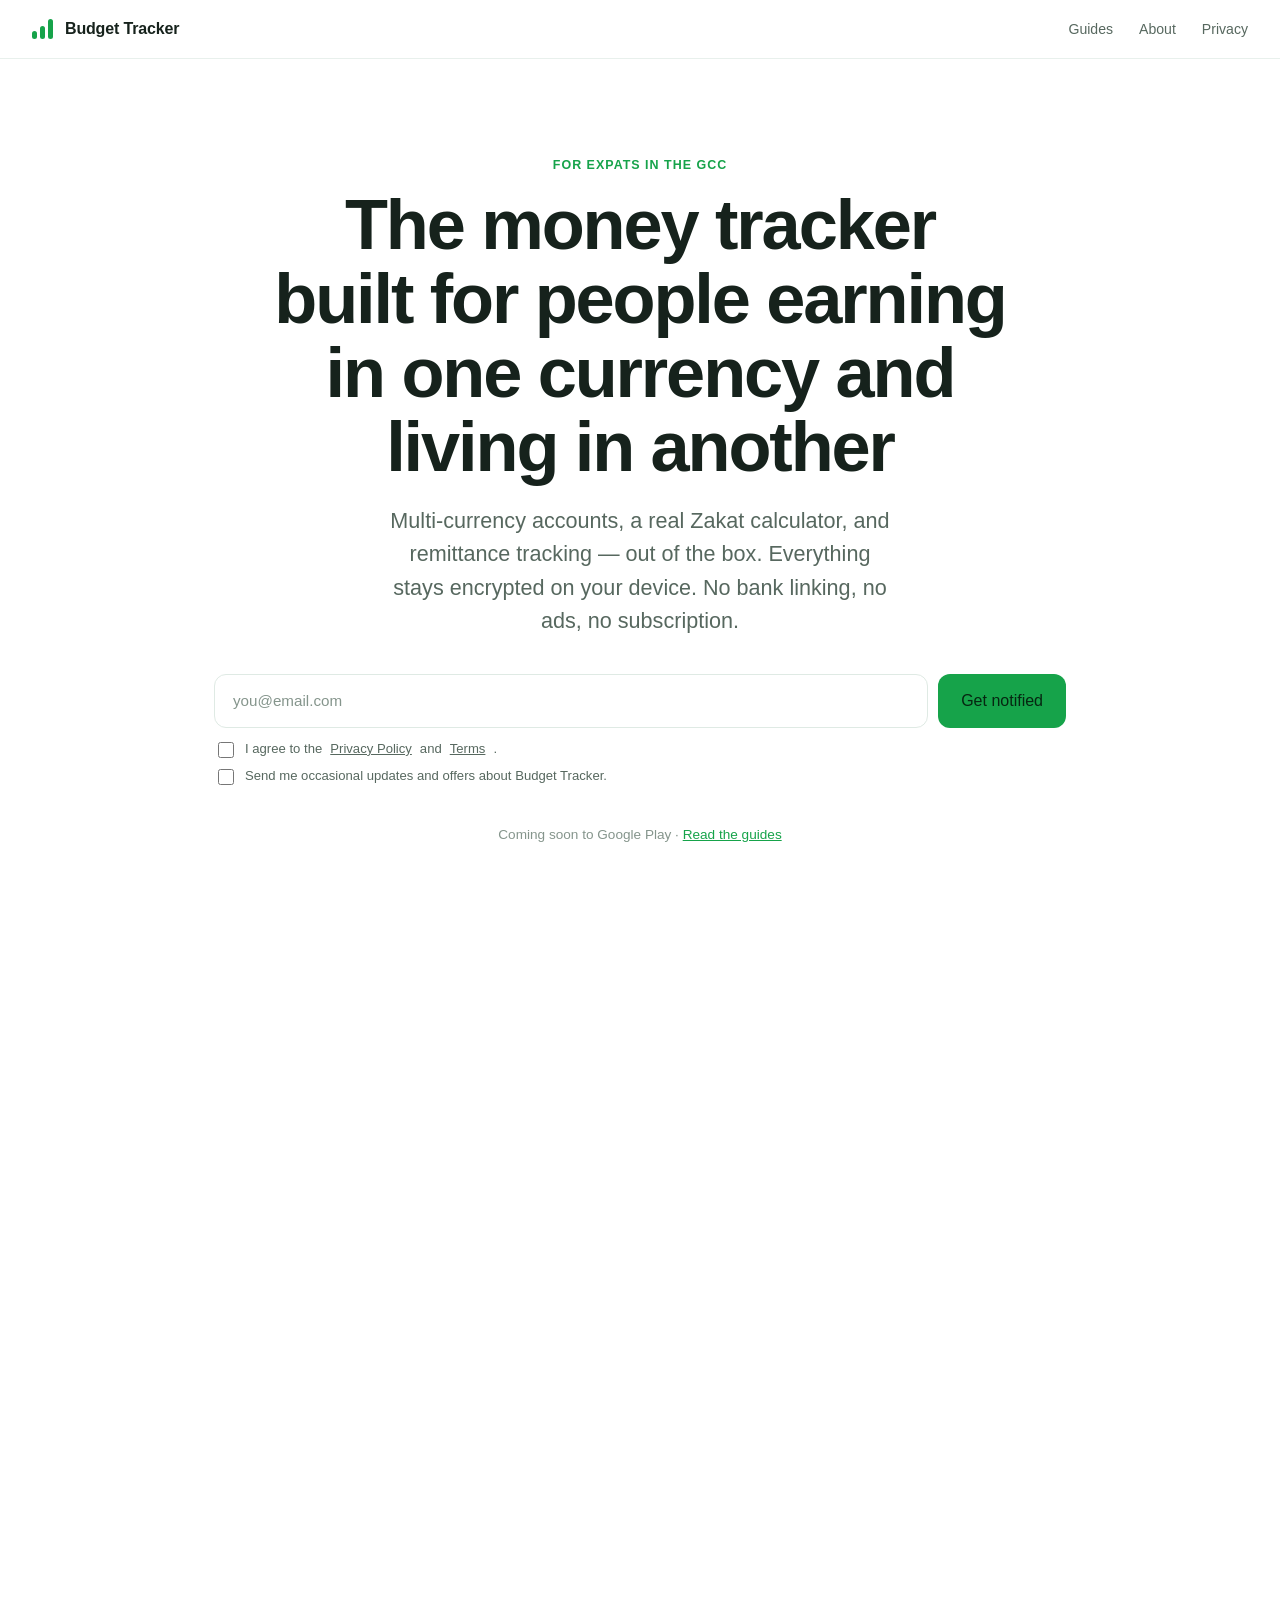
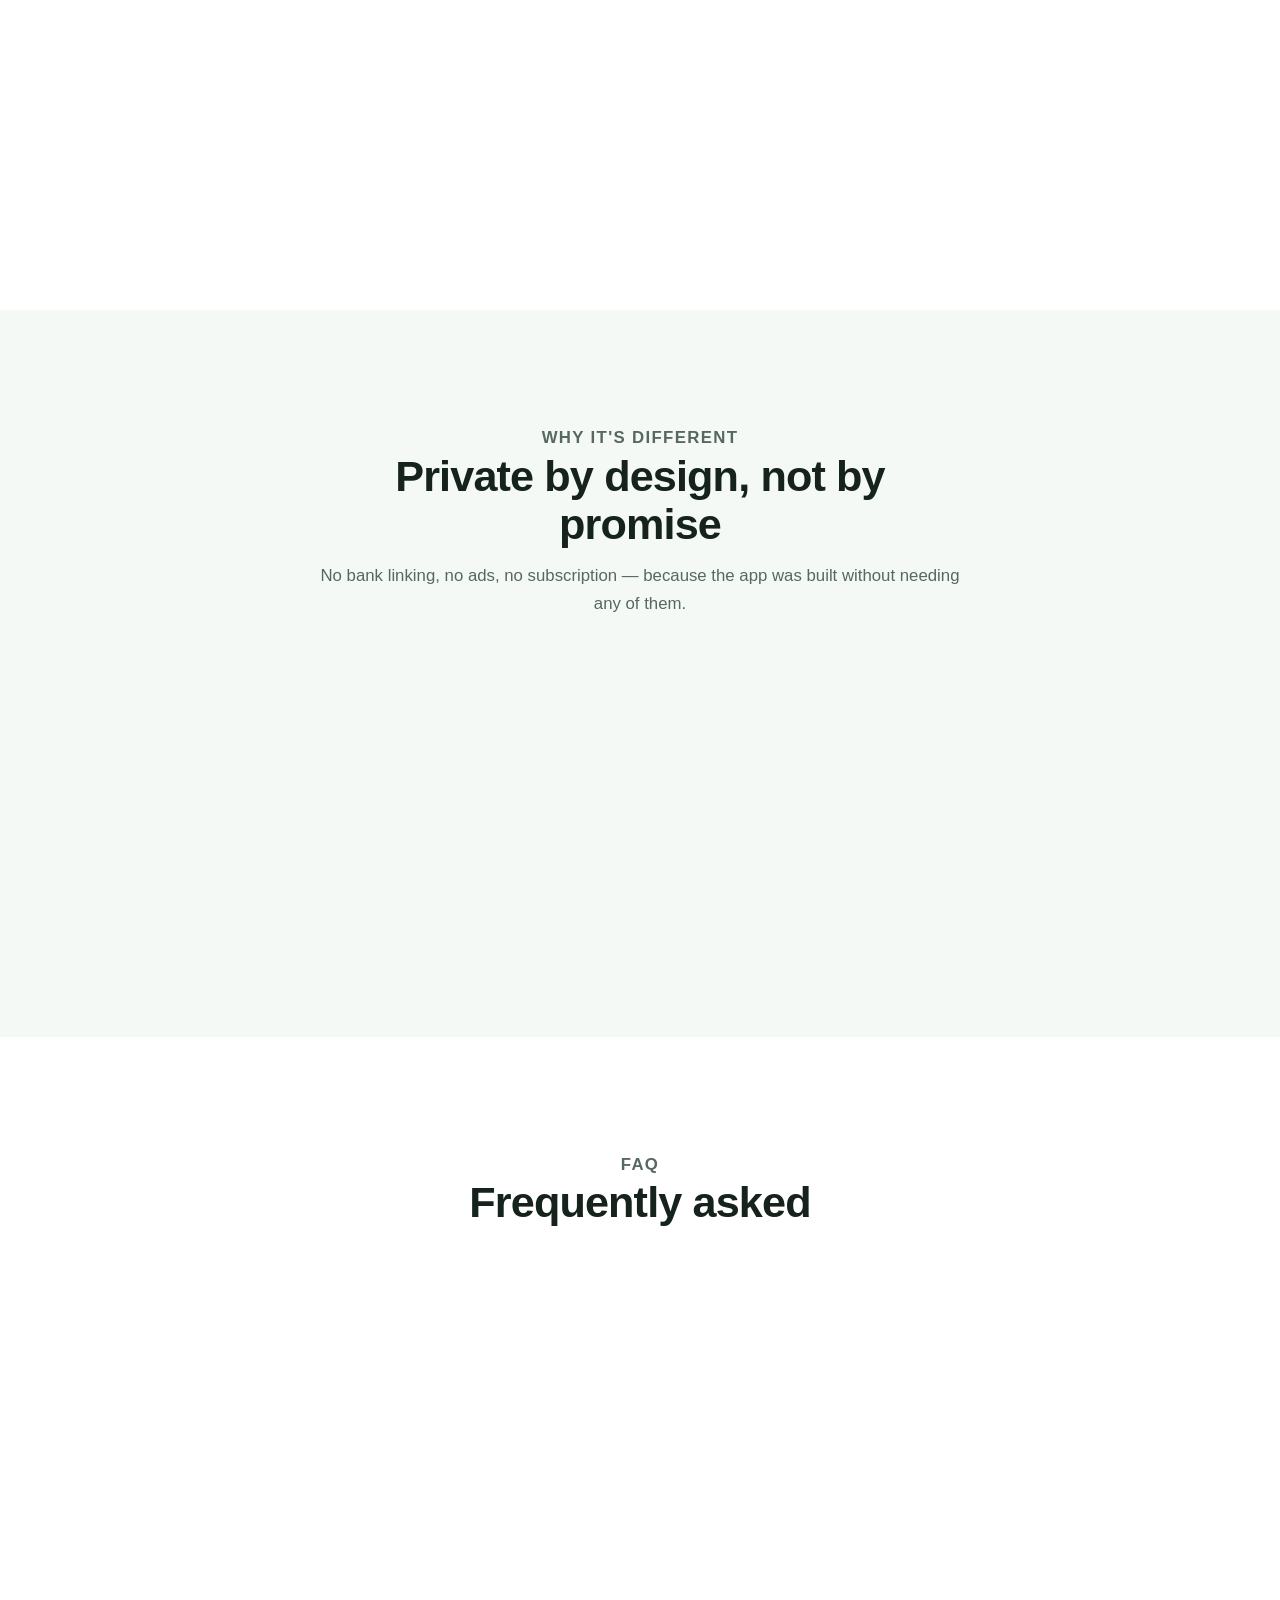
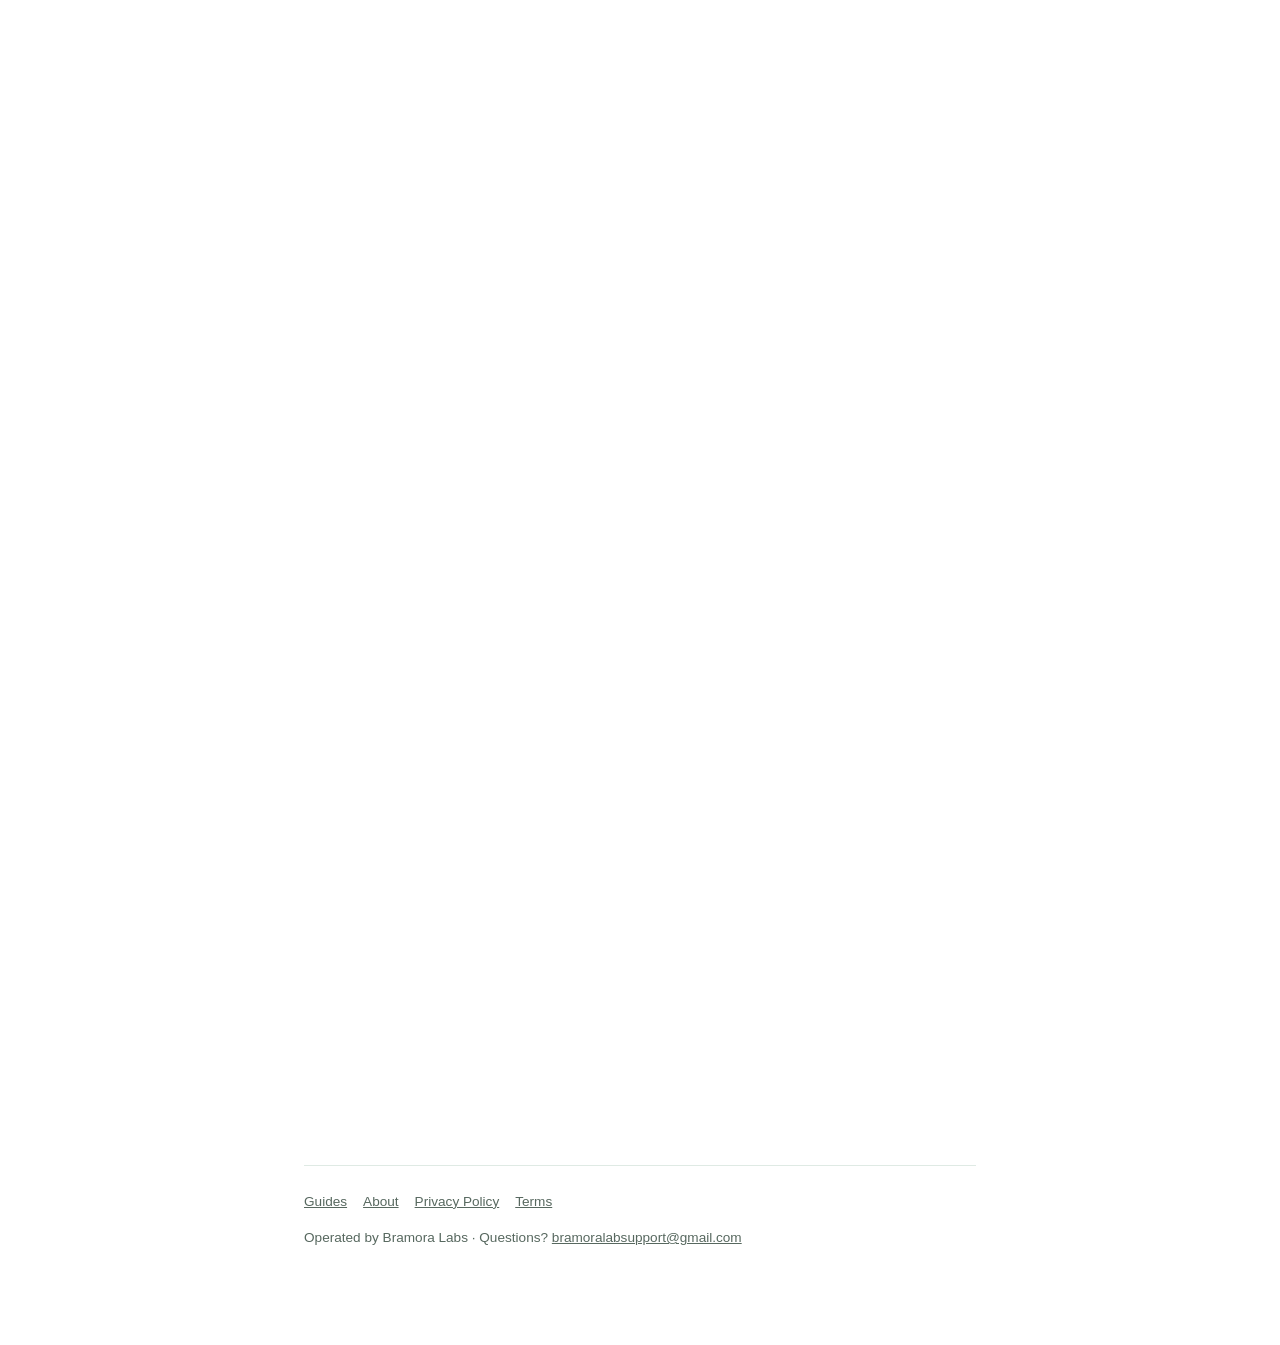
<file: index.html>
<!doctype html>
<html lang="en">
<head>
<meta charset="utf-8">
<meta name="viewport" content="width=device-width, initial-scale=1">
<meta http-equiv="Content-Security-Policy" content="default-src 'self'; script-src 'self'; style-src 'self'; img-src 'self'; font-src 'self'; connect-src 'self' https://api.web3forms.com; form-action 'self' https://api.web3forms.com; base-uri 'self'; object-src 'none'">
<meta name="referrer" content="strict-origin-when-cross-origin">
<title>Budget Tracker — A Money Tracker Built for GCC Expats</title>
<meta name="description" content="Budget Tracker is an offline, privacy-first budgeting app built for GCC expats — multi-currency accounts, a built-in Zakat calculator, remittance tracking, and no ads, ever.">
<link rel="canonical" href="https://mohammedajmal-tech.github.io/budget-tracker-site/">
<meta property="og:title" content="Budget Tracker — A Money Tracker Built for GCC Expats">
<meta property="og:description" content="Multi-currency budgeting, a built-in Zakat calculator, and remittance tracking — offline, encrypted, and ad-free.">
<meta property="og:type" content="website">
<meta property="og:url" content="https://mohammedajmal-tech.github.io/budget-tracker-site/">
<meta property="og:image" content="https://mohammedajmal-tech.github.io/budget-tracker-site/assets/dashboard-screen.png">
<meta name="twitter:card" content="summary_large_image">
<meta name="twitter:image" content="https://mohammedajmal-tech.github.io/budget-tracker-site/assets/dashboard-screen.png">
<link rel="stylesheet" href="style.css">
<script type="application/ld+json">
{
  "@context": "https://schema.org",
  "@type": "Organization",
  "name": "Bramora Labs",
  "url": "https://mohammedajmal-tech.github.io/budget-tracker-site/",
  "email": "bramoralabsupport@gmail.com"
}
</script>
<script type="application/ld+json">
{
  "@context": "https://schema.org",
  "@type": "SoftwareApplication",
  "name": "Budget Tracker",
  "applicationCategory": "FinanceApplication",
  "operatingSystem": "ANDROID",
  "description": "An offline, privacy-first budget tracker built for GCC expats, with multi-currency accounts, a built-in Zakat calculator, and remittance tracking.",
  "offers": {
    "@type": "Offer",
    "price": "0",
    "priceCurrency": "USD",
    "description": "Free to use. A one-time Pro unlock (not a subscription) adds CSV/Excel export and PDF reports."
  },
  "publisher": {
    "@type": "Organization",
    "name": "Bramora Labs"
  }
}
</script>
<script type="application/ld+json">
{
  "@context": "https://schema.org",
  "@type": "FAQPage",
  "mainEntity": [
    {
      "@type": "Question",
      "name": "Is Budget Tracker free?",
      "acceptedAnswer": { "@type": "Answer", "text": "Yes. Every core feature — accounts, transactions, budgets, the Zakat calculator, remittance tracking, and multi-currency support — is free. A single one-time purchase (not a subscription) unlocks CSV/Excel export and PDF reports." }
    },
    {
      "@type": "Question",
      "name": "Does Budget Tracker work offline?",
      "acceptedAnswer": { "@type": "Answer", "text": "Yes. Budget Tracker stores everything in an encrypted database on your device. It does not require an internet connection, does not link to your bank, and does not send your financial data anywhere." }
    },
    {
      "@type": "Question",
      "name": "Does Budget Tracker have ads?",
      "acceptedAnswer": { "@type": "Answer", "text": "No. There are no ads anywhere in the app, and no ad SDK is included in the build." }
    },
    {
      "@type": "Question",
      "name": "Does the app include a Zakat calculator?",
      "acceptedAnswer": { "@type": "Answer", "text": "Yes. Budget Tracker includes a built-in Zakat calculator that works from your cash, gold, silver, investments, and money owed to you, minus your debts, checked against the gold or silver nisab threshold at 2.5%." }
    },
    {
      "@type": "Question",
      "name": "How many currencies does Budget Tracker support?",
      "acceptedAnswer": { "@type": "Answer", "text": "Over 140 currencies, with GCC currencies (AED, SAR, QAR, KWD, BHD, OMR) pinned to the top for quick access — useful for expats who earn in one currency and send money home in another." }
    }
  ]
}
</script>
</head>
<body>

<div class="apple-nav">
  <a class="brand" href="index.html">
    <span class="brand-mark"><span class="bar"></span><span class="bar"></span><span class="bar"></span></span>
    <span class="brand-name">Budget Tracker</span>
  </a>
  <div class="topnav-links">
    <a href="guides/index.html">Guides</a>
    <a href="about.html">About</a>
    <a href="privacy.html">Privacy</a>
  </div>
</div>

<section class="hero-apple">
  <p class="eyebrow">For expats in the GCC</p>
  <h1>The money tracker built for people earning in one currency and living in another</h1>
  <p class="lede">
    Multi-currency accounts, a real Zakat calculator, and remittance tracking — out of the box. Everything stays
    encrypted on your device. No bank linking, no ads, no subscription.
  </p>
  <form class="signup-form-wrap" action="https://api.web3forms.com/submit" method="POST">
    <input type="checkbox" name="botcheck" class="hp-field" tabindex="-1" autocomplete="off">
    <input type="hidden" name="access_key" value="35cb142e-9d52-4e2e-960e-e53f9bc0456f">
    <input type="hidden" name="subject" value="New Budget Tracker launch signup">
    <input type="hidden" name="from_name" value="Budget Tracker website">
    <input type="hidden" name="privacy_policy_version" value="v1.0 (2026-08-30)">
    <input type="hidden" name="terms_version" value="v1.0 (2026-08-30)">
    <input type="hidden" name="submitted_at_client" value="">
    <div class="signup-form">
      <input type="email" name="email" placeholder="you@email.com" required aria-label="Email address">
      <button type="submit" class="btn btn-primary">Get notified</button>
    </div>
    <div class="consent-row">
      <label>
        <input type="checkbox" name="privacy_terms_agreement" value="Yes" required>
        I agree to the <a href="privacy.html">Privacy Policy</a> and <a href="terms.html">Terms</a>.
      </label>
      <label>
        <input type="checkbox" name="promotional_email_optin" value="Yes">
        Send me occasional updates and offers about Budget Tracker.
      </label>
    </div>
  </form>
  <p class="form-status" aria-live="polite"></p>
  <p class="btn-note">Coming soon to Google Play &middot; <a href="guides/index.html">Read the guides</a></p>

  <div class="hero-shot reveal">
    <div class="device-frame">
      <div class="notch"></div>
      <span class="side-btn power"></span>
      <span class="side-btn vol-up"></span>
      <span class="side-btn vol-down"></span>
      <div class="screen">
        <img src="assets/dashboard-screen.png" alt="Budget Tracker home screen showing monthly spending, quick add expense, and spending trend chart" width="700" height="1618" loading="eager">
      </div>
    </div>
  </div>
</section>

<section class="section">
  <div class="feature-block reveal">
    <div class="fb-text">
      <div class="fb-tag">At a glance</div>
      <h3>Your whole month, summarized</h3>
      <p>
        One home screen shows what you've spent, what's left of your budget, and where it's trending — no digging
        through tabs to find out where your money went.
      </p>
    </div>
    <div class="fb-media">
      <div class="device-frame">
        <div class="notch"></div>
        <span class="side-btn power"></span>
        <span class="side-btn vol-up"></span>
        <span class="side-btn vol-down"></span>
        <div class="screen">
          <img src="assets/dashboard-screen.png" alt="Budget Tracker dashboard showing AED 1,200 spent this month, remaining budget, and a spending trend chart" width="700" height="1618" loading="lazy">
        </div>
      </div>
    </div>
  </div>

  <div class="feature-block reverse reveal">
    <div class="fb-text">
      <div class="fb-tag">Only in Budget Tracker</div>
      <h3>Calculate your Zakat in seconds</h3>
      <p>
        Cash, gold, silver, investments, and money owed to you, minus debts — checked against the gold or silver
        nisab at 2.5%. No separate app, no spreadsheet. See our <a href="guides/how-to-calculate-zakat-on-savings.html">full Zakat guide</a>.
      </p>
    </div>
    <div class="fb-media">
      <div class="device-frame">
        <div class="notch"></div>
        <span class="side-btn power"></span>
        <span class="side-btn vol-up"></span>
        <span class="side-btn vol-down"></span>
        <div class="screen">
          <img src="assets/zakat-screen.png" alt="Budget Tracker Zakat calculator showing net zakatable wealth, nisab threshold, and zakat due" width="700" height="1618" loading="lazy">
        </div>
      </div>
    </div>
  </div>

  <div class="feature-block reveal">
    <div class="fb-text">
      <div class="fb-tag">Multi-currency</div>
      <h3>Every GCC currency, built right in</h3>
      <p>
        140+ currencies, with AED, SAR, QAR, KWD, BHD and OMR pinned to the top. Log what you actually spent in the
        currency you spent it in — no forced conversion, no guessing.
      </p>
    </div>
    <div class="fb-media">
      <div class="device-frame">
        <div class="notch"></div>
        <span class="side-btn power"></span>
        <span class="side-btn vol-up"></span>
        <span class="side-btn vol-down"></span>
        <div class="screen">
          <img src="assets/currency-screen.png" alt="Budget Tracker currency picker showing AED, SAR, QAR, KWD, BHD, OMR and 140+ other currencies" width="700" height="1618" loading="lazy">
        </div>
      </div>
    </div>
  </div>
</section>

<section class="section section-alt">
  <div class="section-head">
    <p class="eyebrow">Why it's different</p>
    <h2>Private by design, not by promise</h2>
    <p>No bank linking, no ads, no subscription — because the app was built without needing any of them.</p>
  </div>
  <div class="chip-grid">
    <div class="chip reveal">
      <div class="chip-icon">
        <svg viewBox="0 0 24 24" fill="none" stroke="currentColor" stroke-width="1.8" stroke-linecap="round" stroke-linejoin="round" aria-hidden="true">
          <rect x="4.5" y="10.5" width="15" height="10" rx="2"></rect>
          <path d="M7.5 10.5V7a4.5 4.5 0 0 1 9 0v3.5"></path>
        </svg>
      </div>
      <h4>Encrypted on-device</h4>
      <p>Everything lives in a SQLCipher-encrypted database on your phone. Nothing syncs anywhere unless you export it yourself.</p>
    </div>
    <div class="chip reveal">
      <div class="chip-icon">
        <svg viewBox="0 0 24 24" fill="none" stroke="currentColor" stroke-width="1.8" stroke-linecap="round" stroke-linejoin="round" aria-hidden="true">
          <circle cx="12" cy="12" r="8.5"></circle>
          <path d="M6.5 6.5l11 11"></path>
        </svg>
      </div>
      <h4>No ads, ever</h4>
      <p>No ad SDK anywhere in the app — nothing to sit through, nothing tracking you for ad targeting.</p>
    </div>
    <div class="chip reveal">
      <div class="chip-icon">
        <svg viewBox="0 0 24 24" fill="none" stroke="currentColor" stroke-width="1.8" stroke-linecap="round" stroke-linejoin="round" aria-hidden="true">
          <rect x="3.5" y="5.5" width="17" height="13" rx="2"></rect>
          <path d="M3.5 9.5h17"></path>
          <path d="M7 14.5h4"></path>
        </svg>
      </div>
      <h4>Pay once, not monthly</h4>
      <p>The core app is free. CSV/Excel export and PDF reports unlock with a single one-time purchase.</p>
    </div>
  </div>
</section>

<section class="section">
  <div class="section-head">
    <p class="eyebrow">FAQ</p>
    <h2>Frequently asked</h2>
  </div>
  <div class="apple-faq">
    <div class="faq-item reveal">
      <p class="q">Is Budget Tracker free?</p>
      <p class="a">Yes. Every core feature — accounts, transactions, budgets, the Zakat calculator, remittance tracking, multi-currency support — is free. A single one-time purchase unlocks CSV/Excel export and PDF reports.</p>
    </div>
    <div class="faq-item reveal">
      <p class="q">Does it work offline?</p>
      <p class="a">Yes. Everything is stored in an encrypted database on your device. No internet connection or bank linking required, and your financial data never leaves your phone unless you export it.</p>
    </div>
    <div class="faq-item reveal">
      <p class="q">Does it have ads?</p>
      <p class="a">No ads anywhere, and no ad SDK in the build.</p>
    </div>
    <div class="faq-item reveal">
      <p class="q">Who makes it?</p>
      <p class="a">Budget Tracker is built by Bramora Labs, an independent, one-person team based in the UAE. See the <a href="about.html">About page</a> for the full story.</p>
    </div>
  </div>
</section>

<section class="section">
  <div class="cta-band reveal">
    <h2>Built for expat life, not adapted to it</h2>
    <p>Be the first to know when Budget Tracker launches on Google Play.</p>
    <form class="signup-form-wrap" action="https://api.web3forms.com/submit" method="POST">
      <input type="checkbox" name="botcheck" class="hp-field" tabindex="-1" autocomplete="off">
      <input type="hidden" name="access_key" value="35cb142e-9d52-4e2e-960e-e53f9bc0456f">
      <input type="hidden" name="subject" value="New Budget Tracker launch signup">
      <input type="hidden" name="from_name" value="Budget Tracker website">
      <input type="hidden" name="privacy_policy_version" value="v1.0 (2026-08-30)">
      <input type="hidden" name="terms_version" value="v1.0 (2026-08-30)">
      <input type="hidden" name="submitted_at_client" value="">
      <div class="signup-form">
        <input type="email" name="email" placeholder="you@email.com" required aria-label="Email address">
        <button type="submit" class="btn btn-primary">Get notified</button>
      </div>
      <div class="consent-row">
        <label>
          <input type="checkbox" name="privacy_terms_agreement" value="Yes" required>
          I agree to the <a href="privacy.html">Privacy Policy</a> and <a href="terms.html">Terms</a>.
        </label>
        <label>
          <input type="checkbox" name="promotional_email_optin" value="Yes">
          Send me occasional updates and offers about Budget Tracker.
        </label>
      </div>
    </form>
    <p class="form-status" aria-live="polite"></p>
    <p class="btn-note">Coming soon to Google Play.</p>
  </div>
</section>

<div class="wrap">
  <footer class="site-footer">
    <div class="foot-links">
      <a href="guides/index.html">Guides</a>
      <a href="about.html">About</a>
      <a href="privacy.html">Privacy Policy</a>
      <a href="terms.html">Terms</a>
    </div>
    Operated by Bramora Labs · Questions? <a href="mailto:bramoralabsupport@gmail.com">bramoralabsupport@gmail.com</a>
  </footer>
</div>

<script src="reveal.js" defer></script>
<script src="signup.js" defer></script>
</body>
</html>
</file>
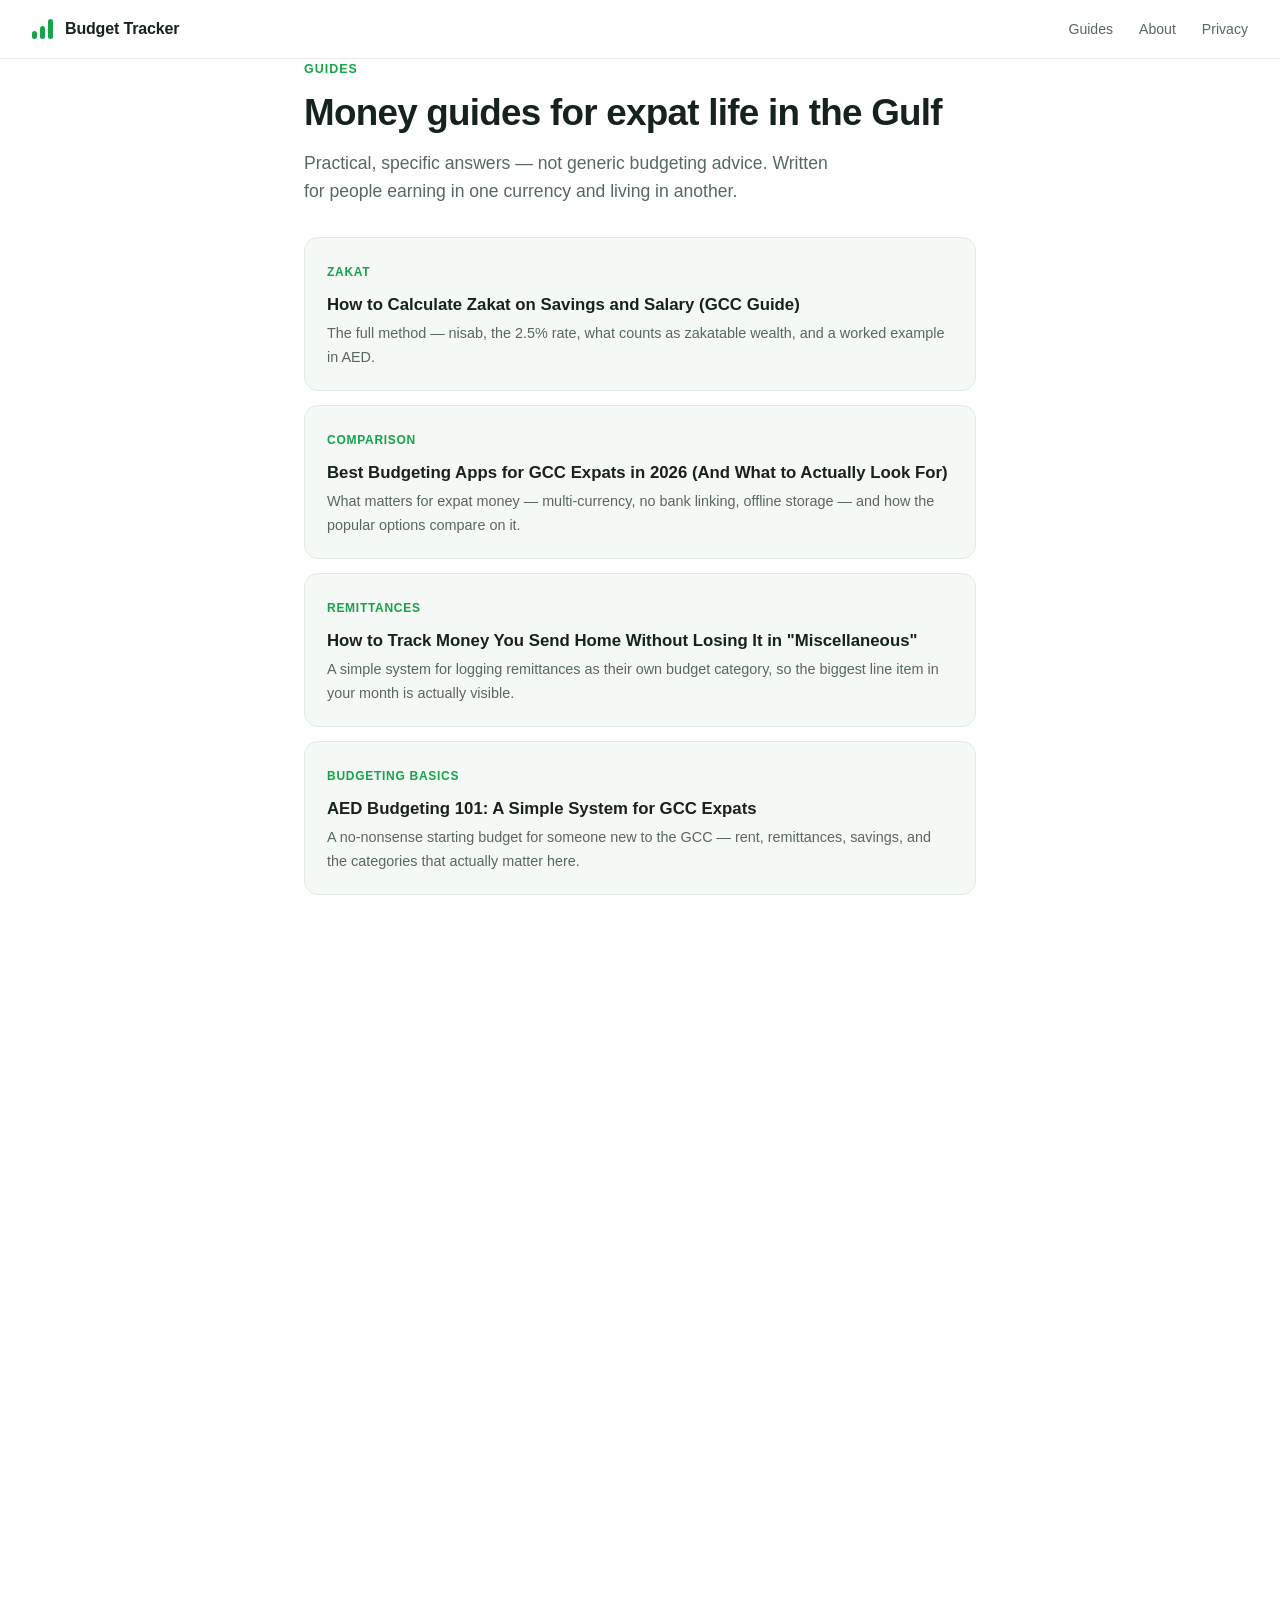
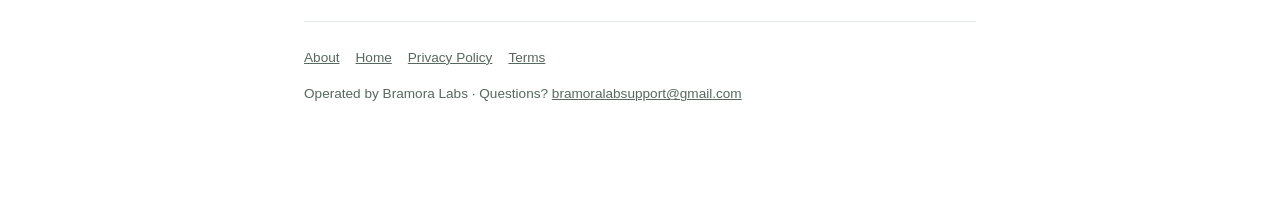
<file: guides/index.html>
<!doctype html>
<html lang="en">
<head>
<meta charset="utf-8">
<meta name="viewport" content="width=device-width, initial-scale=1">
<meta http-equiv="Content-Security-Policy" content="default-src 'self'; script-src 'self'; style-src 'self'; img-src 'self'; font-src 'self'; connect-src 'self'; form-action 'self'; base-uri 'self'; object-src 'none'">
<meta name="referrer" content="strict-origin-when-cross-origin">
<title>Guides — Budget Tracker</title>
<meta name="description" content="Practical guides on budgeting, Zakat, multi-currency money management, and remittances for GCC expats.">
<link rel="canonical" href="https://mohammedajmal-tech.github.io/budget-tracker-site/guides/index.html">
<link rel="stylesheet" href="../style.css">
</head>
<body>

<div class="apple-nav">
  <a class="brand" href="../index.html">
    <span class="brand-mark"><span class="bar"></span><span class="bar"></span><span class="bar"></span></span>
    <span class="brand-name">Budget Tracker</span>
  </a>
  <div class="topnav-links">
    <a href="index.html" class="active">Guides</a>
    <a href="../about.html">About</a>
    <a href="../privacy.html">Privacy</a>
  </div>
</div>

<div class="wrap">

  <p class="eyebrow reveal">Guides</p>
  <h1 class="reveal">Money guides for expat life in the Gulf</h1>
  <p class="lede reveal">Practical, specific answers — not generic budgeting advice. Written for people earning in one currency and living in another.</p>

  <a class="index-card reveal" href="how-to-calculate-zakat-on-savings.html">
    <div class="tag">Zakat</div>
    <div class="title">How to Calculate Zakat on Savings and Salary (GCC Guide)</div>
    <div class="desc">The full method — nisab, the 2.5% rate, what counts as zakatable wealth, and a worked example in AED.</div>
  </a>

  <a class="index-card reveal delay-1" href="best-budgeting-apps-gcc-expats.html">
    <div class="tag">Comparison</div>
    <div class="title">Best Budgeting Apps for GCC Expats in 2026 (And What to Actually Look For)</div>
    <div class="desc">What matters for expat money — multi-currency, no bank linking, offline storage — and how the popular options compare on it.</div>
  </a>

  <a class="index-card reveal delay-2" href="multi-currency-remittance-tracking-guide.html">
    <div class="tag">Remittances</div>
    <div class="title">How to Track Money You Send Home Without Losing It in "Miscellaneous"</div>
    <div class="desc">A simple system for logging remittances as their own budget category, so the biggest line item in your month is actually visible.</div>
  </a>

  <a class="index-card reveal delay-3" href="aed-budgeting-101-gcc-expats.html">
    <div class="tag">Budgeting basics</div>
    <div class="title">AED Budgeting 101: A Simple System for GCC Expats</div>
    <div class="desc">A no-nonsense starting budget for someone new to the GCC — rent, remittances, savings, and the categories that actually matter here.</div>
  </a>

  <a class="index-card reveal" href="how-much-to-save-salary-uae-gcc.html">
    <div class="tag">Budgeting basics</div>
    <div class="title">How Much Should You Save From Your Salary in the UAE/GCC?</div>
    <div class="desc">Why the generic 50/30/20 rule doesn't quite fit GCC expat life, and a starting split that accounts for tax-free pay and remittances.</div>
  </a>

  <a class="index-card reveal delay-1" href="budgeting-on-a-dubai-salary.html">
    <div class="tag">Budgeting basics</div>
    <div class="title">Budgeting on a Dubai Salary: A Worked Example</div>
    <div class="desc">A worked budget breakdown — rent, remittances, savings and daily spending — using illustrative numbers you can adjust to your own.</div>
  </a>

  <a class="index-card reveal delay-2" href="track-expenses-without-bank-linking.html">
    <div class="tag">Privacy</div>
    <div class="title">How to Track Expenses Without Linking Your Bank Account</div>
    <div class="desc">What bank-linking actually grants access to, why GCC bank support for it is patchy, and how to track spending accurately without it.</div>
  </a>

  <a class="index-card reveal delay-3" href="offline-expense-tracker-no-internet.html">
    <div class="tag">Privacy</div>
    <div class="title">Offline Expense Tracking: How It Works and Why It Matters</div>
    <div class="desc">What it actually means for an app to work offline, and how to check whether one truly does or just caches a connection.</div>
  </a>

  <footer class="site-footer">
    <div class="foot-links">
      <a href="../about.html">About</a>
      <a href="../index.html">Home</a>
      <a href="../privacy.html">Privacy Policy</a>
      <a href="../terms.html">Terms</a>
    </div>
    Operated by Bramora Labs · Questions? <a href="mailto:bramoralabsupport@gmail.com">bramoralabsupport@gmail.com</a>
  </footer>

</div>
<script src="../reveal.js" defer></script>
</body>
</html>
</file>
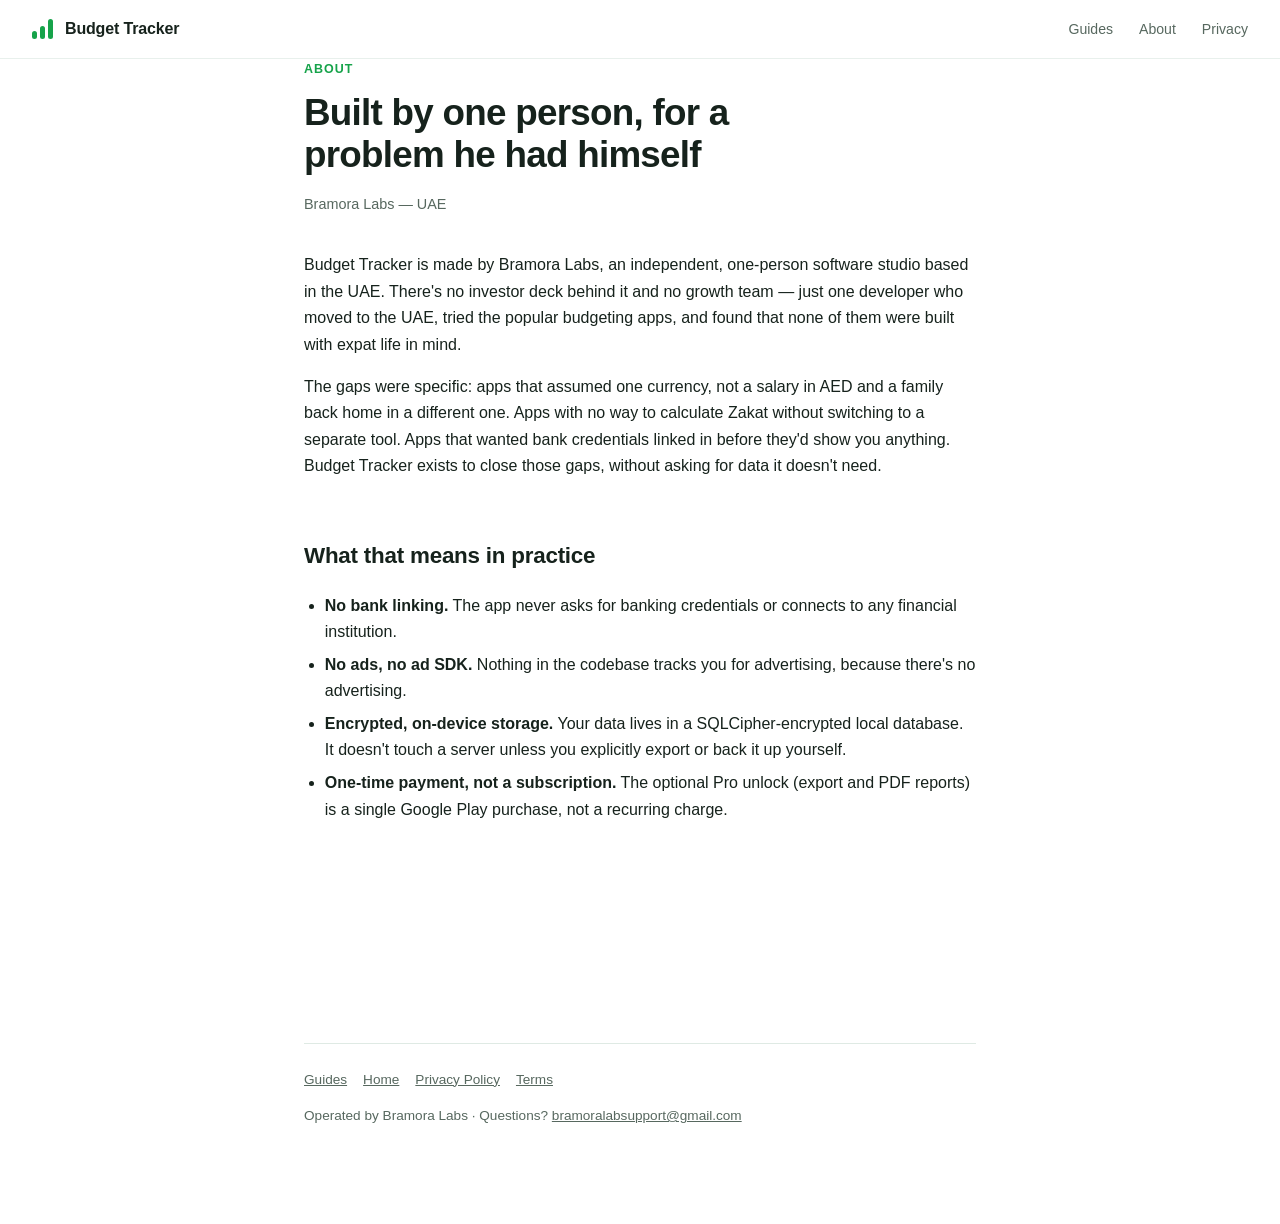
<file: about.html>
<!doctype html>
<html lang="en">
<head>
<meta charset="utf-8">
<meta name="viewport" content="width=device-width, initial-scale=1">
<meta http-equiv="Content-Security-Policy" content="default-src 'self'; script-src 'self'; style-src 'self'; img-src 'self'; font-src 'self'; connect-src 'self'; form-action 'self'; base-uri 'self'; object-src 'none'">
<meta name="referrer" content="strict-origin-when-cross-origin">
<title>About Bramora Labs — Budget Tracker</title>
<meta name="description" content="Budget Tracker is built by Bramora Labs, an independent one-person team in the UAE, for the expat community they're part of.">
<link rel="canonical" href="https://mohammedajmal-tech.github.io/budget-tracker-site/about.html">
<link rel="stylesheet" href="style.css">
</head>
<body>

<div class="apple-nav">
  <a class="brand" href="index.html">
    <span class="brand-mark"><span class="bar"></span><span class="bar"></span><span class="bar"></span></span>
    <span class="brand-name">Budget Tracker</span>
  </a>
  <div class="topnav-links">
    <a href="guides/index.html">Guides</a>
    <a href="about.html" class="active">About</a>
    <a href="privacy.html">Privacy</a>
  </div>
</div>

<div class="wrap">

  <p class="eyebrow reveal">About</p>
  <h1 class="reveal">Built by one person, for a problem he had himself</h1>
  <p class="meta reveal">Bramora Labs — UAE</p>

  <p class="reveal">
    Budget Tracker is made by Bramora Labs, an independent, one-person software studio based in the UAE. There's no
    investor deck behind it and no growth team — just one developer who moved to the UAE, tried the popular budgeting
    apps, and found that none of them were built with expat life in mind.
  </p>
  <p class="reveal">
    The gaps were specific: apps that assumed one currency, not a salary in AED and a family back home in a different
    one. Apps with no way to calculate Zakat without switching to a separate tool. Apps that wanted bank credentials
    linked in before they'd show you anything. Budget Tracker exists to close those gaps, without asking for data it
    doesn't need.
  </p>

  <h2 class="reveal">What that means in practice</h2>
  <ul class="reveal">
    <li><strong>No bank linking.</strong> The app never asks for banking credentials or connects to any financial institution.</li>
    <li><strong>No ads, no ad SDK.</strong> Nothing in the codebase tracks you for advertising, because there's no advertising.</li>
    <li><strong>Encrypted, on-device storage.</strong> Your data lives in a SQLCipher-encrypted local database. It doesn't touch a server unless you explicitly export or back it up yourself.</li>
    <li><strong>One-time payment, not a subscription.</strong> The optional Pro unlock (export and PDF reports) is a single Google Play purchase, not a recurring charge.</li>
  </ul>

  <h2 class="reveal">Get in touch</h2>
  <p class="reveal">
    Questions, bug reports, or feature requests — all of it reaches the same inbox, read by the person who actually
    builds the app: <a href="mailto:bramoralabsupport@gmail.com">bramoralabsupport@gmail.com</a>.
  </p>

  <footer class="site-footer">
    <div class="foot-links">
      <a href="guides/index.html">Guides</a>
      <a href="index.html">Home</a>
      <a href="privacy.html">Privacy Policy</a>
      <a href="terms.html">Terms</a>
    </div>
    Operated by Bramora Labs · Questions? <a href="mailto:bramoralabsupport@gmail.com">bramoralabsupport@gmail.com</a>
  </footer>

</div>
<script src="reveal.js" defer></script>
</body>
</html>
</file>
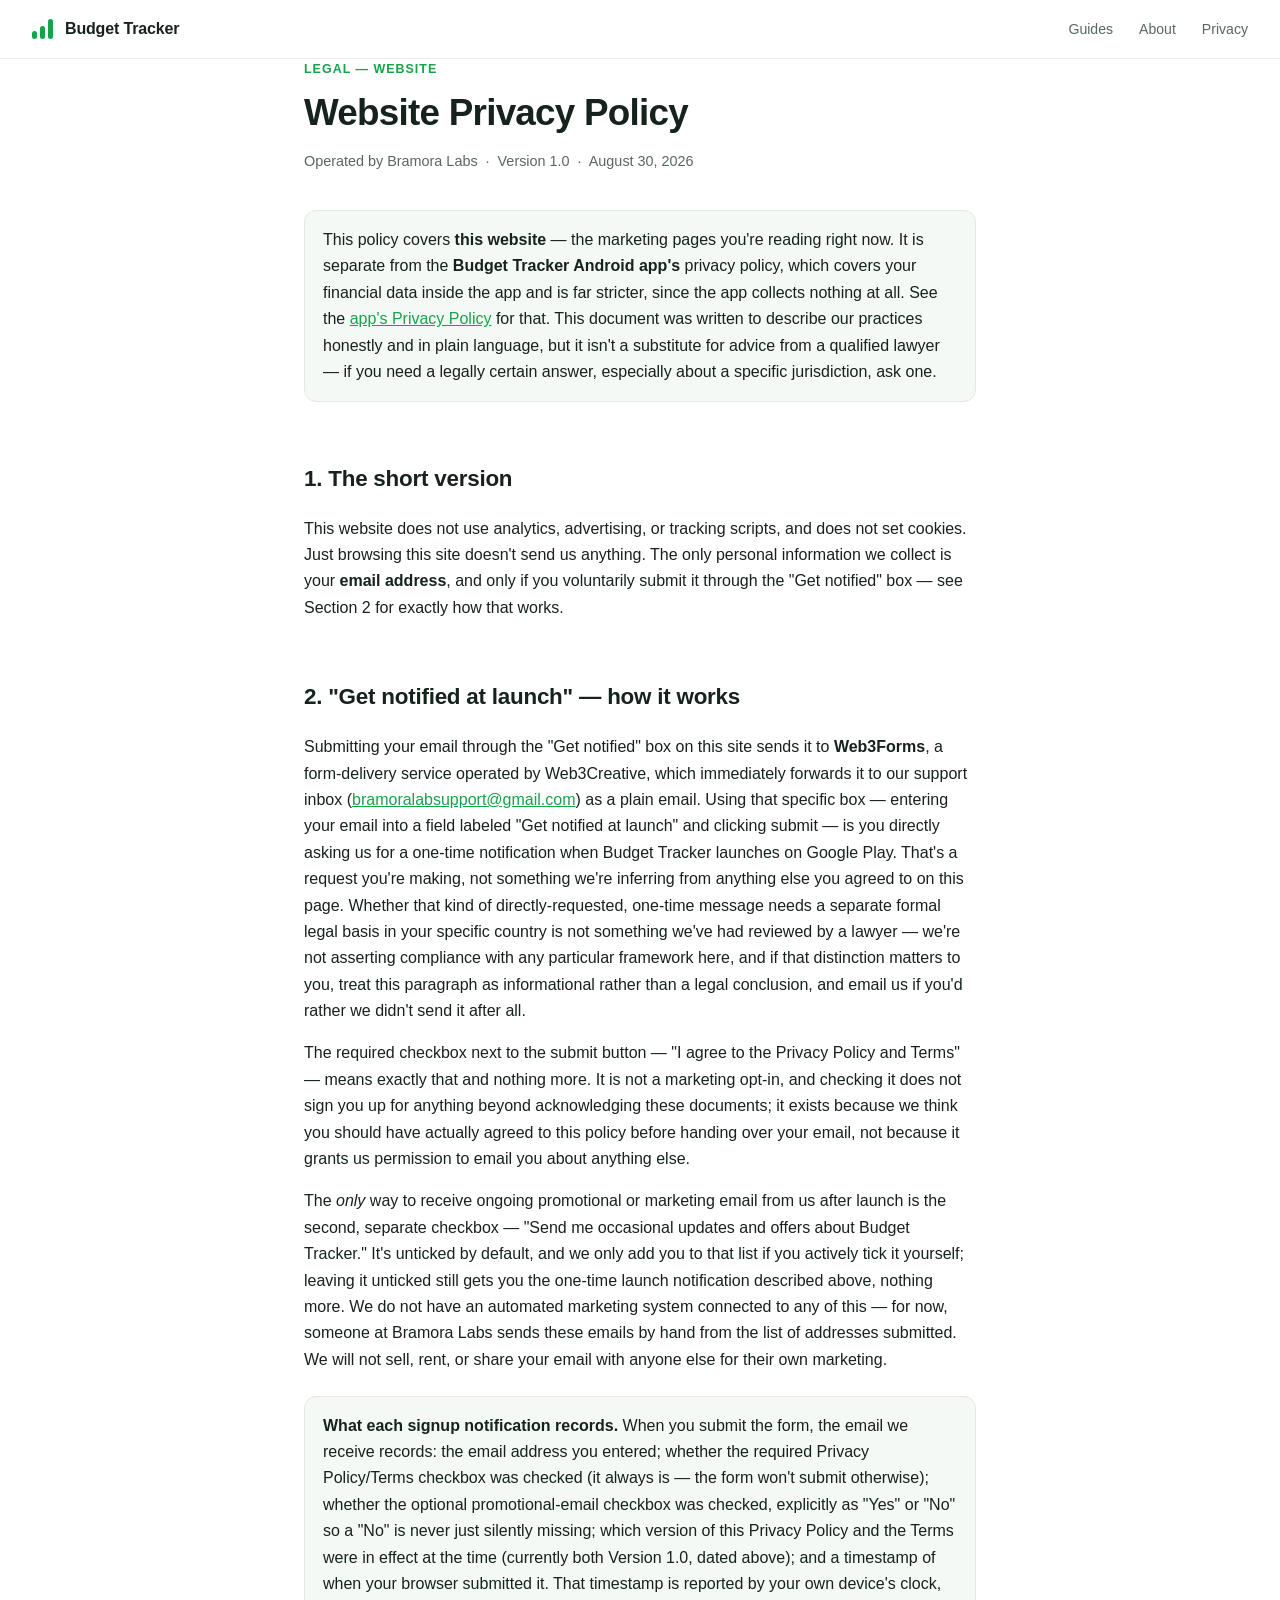
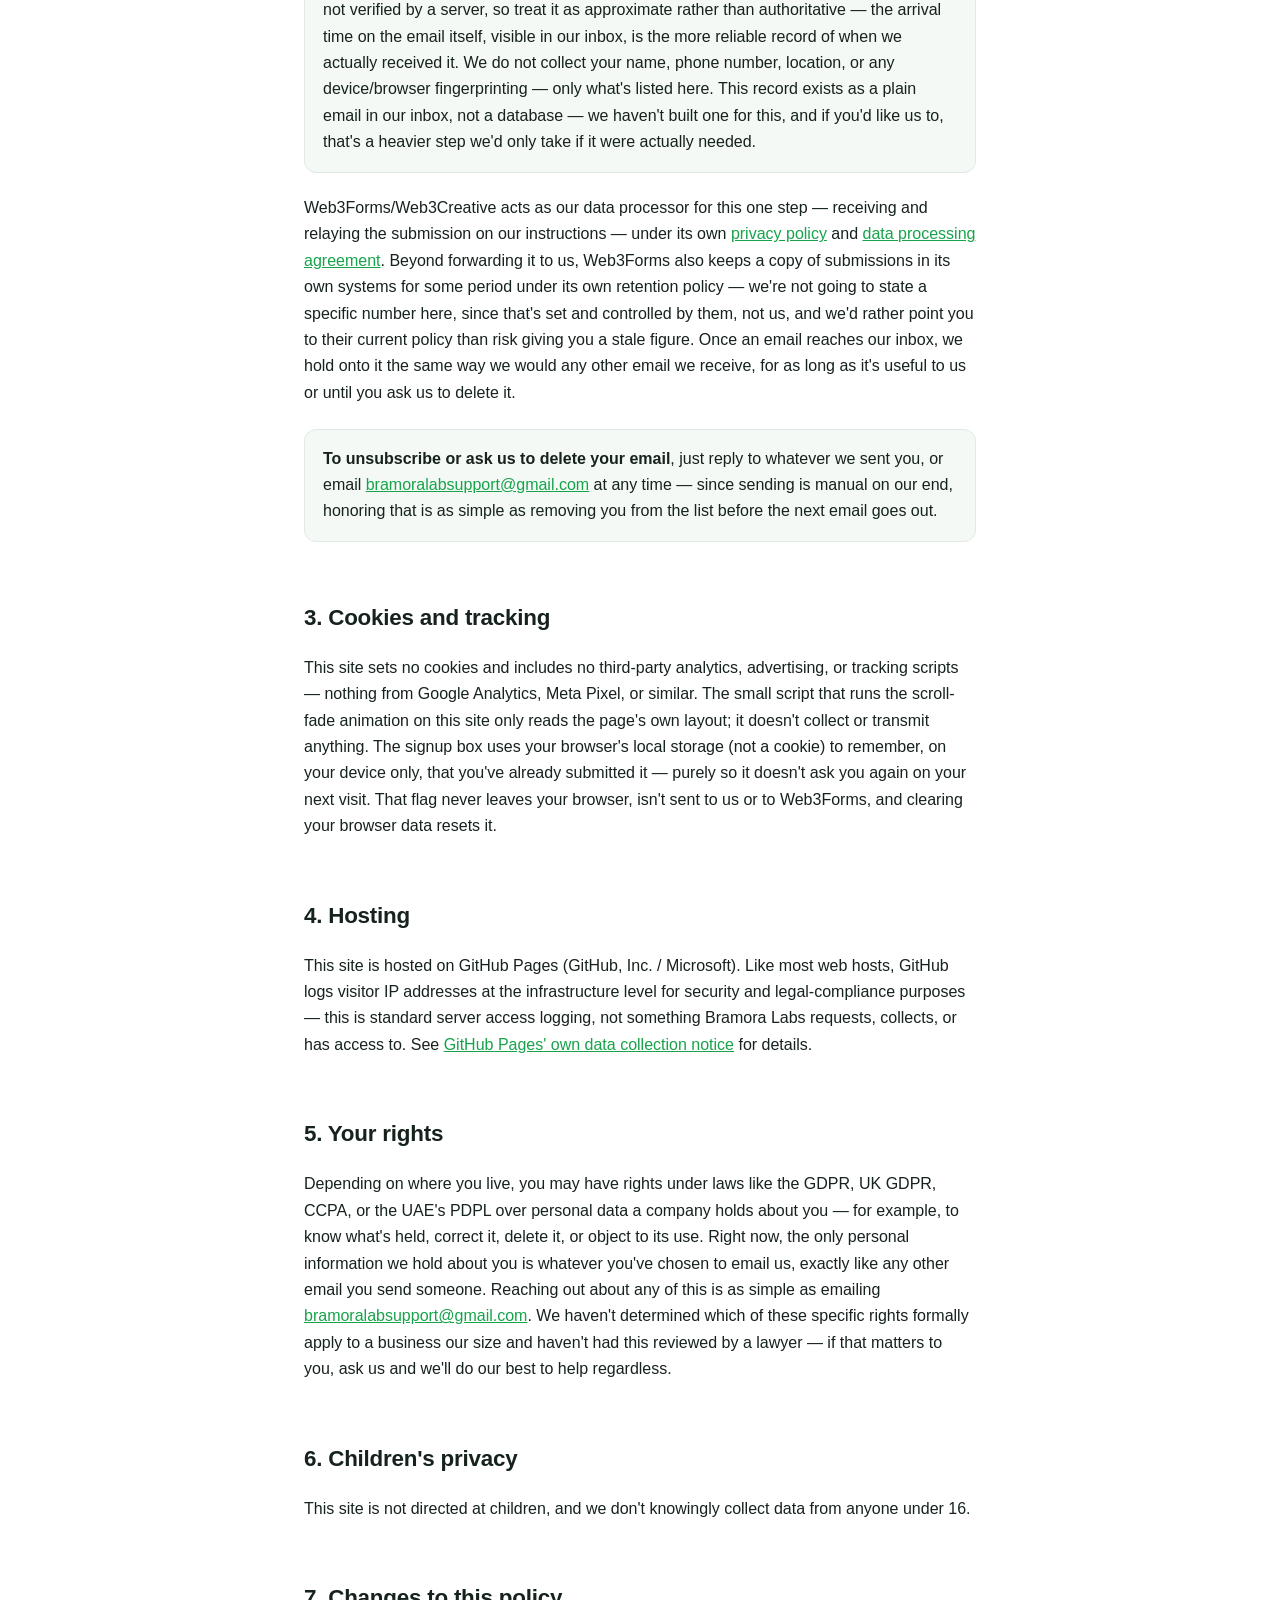
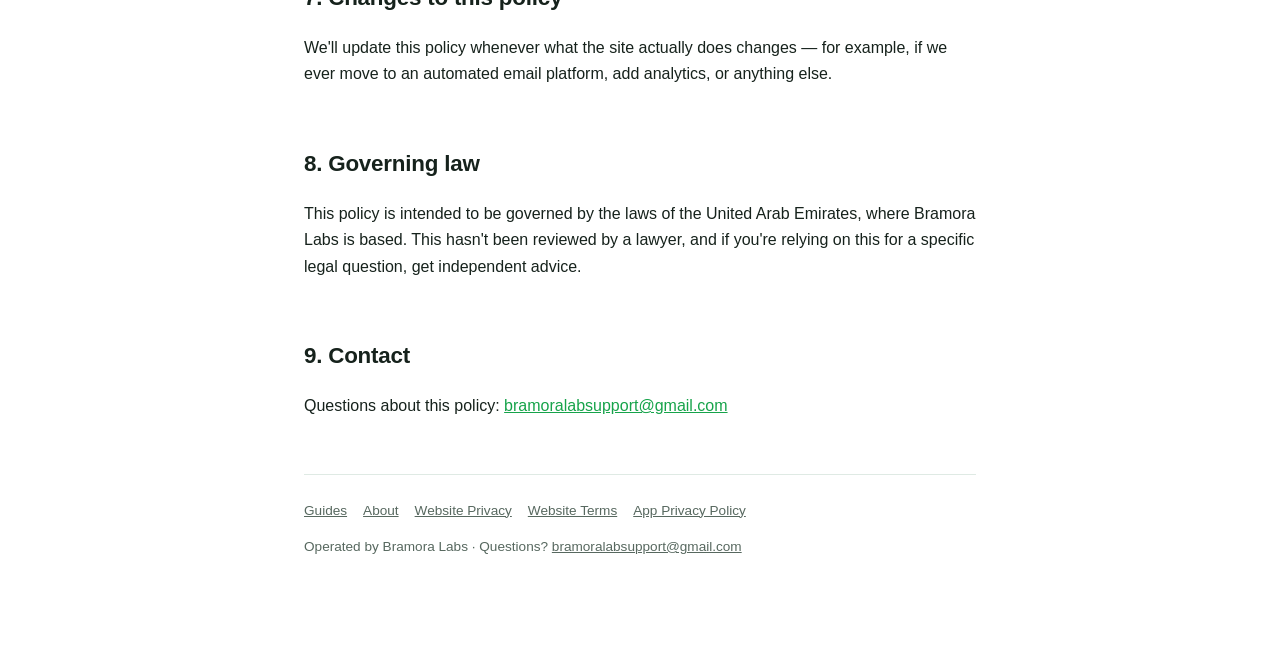
<file: privacy.html>
<!doctype html>
<html lang="en">
<head>
<meta charset="utf-8">
<meta name="viewport" content="width=device-width, initial-scale=1">
<meta http-equiv="Content-Security-Policy" content="default-src 'self'; script-src 'self'; style-src 'self'; img-src 'self'; font-src 'self'; connect-src 'self'; form-action 'self'; base-uri 'self'; object-src 'none'">
<meta name="referrer" content="strict-origin-when-cross-origin">
<title>Website Privacy Policy — Budget Tracker</title>
<meta name="description" content="What this website collects, why, and your rights — covers the site itself, not the Budget Tracker app's own privacy policy.">
<link rel="canonical" href="https://mohammedajmal-tech.github.io/budget-tracker-site/privacy.html">
<meta name="robots" content="noindex">
<link rel="stylesheet" href="style.css">
</head>
<body>

<div class="apple-nav">
  <a class="brand" href="index.html">
    <span class="brand-mark"><span class="bar"></span><span class="bar"></span><span class="bar"></span></span>
    <span class="brand-name">Budget Tracker</span>
  </a>
  <div class="topnav-links">
    <a href="guides/index.html">Guides</a>
    <a href="about.html">About</a>
    <a href="privacy.html" class="active">Privacy</a>
  </div>
</div>

<div class="wrap">

  <p class="eyebrow">Legal — Website</p>
  <h1>Website Privacy Policy</h1>
  <p class="meta">Operated by Bramora Labs &nbsp;·&nbsp; Version 1.0 &nbsp;·&nbsp; August 30, 2026</p>

  <div class="callout">
    <p>
      This policy covers <strong>this website</strong> — the marketing pages you're reading right now.
      It is separate from the <strong>Budget Tracker Android app's</strong> privacy policy, which covers your
      financial data inside the app and is far stricter, since the app collects nothing at all. See the
      <a href="https://mohammedajmal-tech.github.io/budget-tracker-legal/privacy.html">app's Privacy Policy</a>
      for that. This document was written to describe our practices honestly and in plain language, but it
      isn't a substitute for advice from a qualified lawyer — if you need a legally certain answer, especially
      about a specific jurisdiction, ask one.
    </p>
  </div>

  <h2>1. The short version</h2>
  <p>
    This website does not use analytics, advertising, or tracking scripts, and does not set cookies. Just
    browsing this site doesn't send us anything. The only personal information we collect is your
    <strong>email address</strong>, and only if you voluntarily submit it through the "Get notified" box — see
    Section 2 for exactly how that works.
  </p>

  <h2>2. "Get notified at launch" — how it works</h2>
  <p>
    Submitting your email through the "Get notified" box on this site sends it to
    <strong>Web3Forms</strong>, a form-delivery service operated by Web3Creative, which immediately forwards it
    to our support inbox (<a href="mailto:bramoralabsupport@gmail.com">bramoralabsupport@gmail.com</a>) as a
    plain email. Using that specific box — entering your email into a field labeled "Get notified at launch" and
    clicking submit — is you directly asking us for a one-time notification when Budget Tracker launches on
    Google Play. That's a request you're making, not something we're inferring from anything else you agreed to
    on this page. Whether that kind of directly-requested, one-time message needs a separate formal legal basis
    in your specific country is not something we've had reviewed by a lawyer — we're not asserting compliance
    with any particular framework here, and if that distinction matters to you, treat this paragraph as
    informational rather than a legal conclusion, and email us if you'd rather we didn't send it after all.
  </p>
  <p>
    The required checkbox next to the submit button — "I agree to the Privacy Policy and Terms" — means exactly
    that and nothing more. It is not a marketing opt-in, and checking it does not sign you up for anything beyond
    acknowledging these documents; it exists because we think you should have actually agreed to this policy
    before handing over your email, not because it grants us permission to email you about anything else.
  </p>
  <p>
    The <em>only</em> way to receive ongoing promotional or marketing email from us after launch is the second,
    separate checkbox — "Send me occasional updates and offers about Budget Tracker." It's unticked by default,
    and we only add you to that list if you actively tick it yourself; leaving it unticked still gets you the
    one-time launch notification described above, nothing more. We do not have an automated marketing system
    connected to any of this — for now, someone at Bramora Labs sends these emails by hand from the list of
    addresses submitted. We will not sell, rent, or share your email with anyone else for their own marketing.
  </p>
  <div class="callout">
    <p>
      <strong>What each signup notification records.</strong> When you submit the form, the email we receive
      records: the email address you entered; whether the required Privacy Policy/Terms checkbox was checked
      (it always is — the form won't submit otherwise); whether the optional promotional-email checkbox was
      checked, explicitly as "Yes" or "No" so a "No" is never just silently missing; which version of this
      Privacy Policy and the Terms were in effect at the time (currently both Version 1.0, dated above); and a
      timestamp of when your browser submitted it. That timestamp is reported by your own device's clock, not
      verified by a server, so treat it as approximate rather than authoritative — the arrival time on the email
      itself, visible in our inbox, is the more reliable record of when we actually received it. We do not
      collect your name, phone number, location, or any device/browser fingerprinting — only what's listed here.
      This record exists as a plain email in our inbox, not a database — we haven't built one for this, and if
      you'd like us to, that's a heavier step we'd only take if it were actually needed.
    </p>
  </div>
  <p>
    Web3Forms/Web3Creative acts as our data processor for this one step — receiving and relaying the submission
    on our instructions — under its own <a href="https://web3forms.com/privacy">privacy policy</a> and
    <a href="https://web3forms.com/dpa">data processing agreement</a>. Beyond forwarding it to us, Web3Forms also
    keeps a copy of submissions in its own systems for some period under its own retention policy — we're not
    going to state a specific number here, since that's set and controlled by them, not us, and we'd rather point
    you to their current policy than risk giving you a stale figure. Once an email reaches our inbox, we hold
    onto it the same way we would any other email we receive, for as long as it's useful to us or until you ask
    us to delete it.
  </p>
  <div class="callout">
    <p>
      <strong>To unsubscribe or ask us to delete your email</strong>, just reply to whatever we sent you, or
      email <a href="mailto:bramoralabsupport@gmail.com">bramoralabsupport@gmail.com</a> at any time — since
      sending is manual on our end, honoring that is as simple as removing you from the list before the next
      email goes out.
    </p>
  </div>

  <h2>3. Cookies and tracking</h2>
  <p>
    This site sets no cookies and includes no third-party analytics, advertising, or tracking scripts — nothing
    from Google Analytics, Meta Pixel, or similar. The small script that runs the scroll-fade animation on this
    site only reads the page's own layout; it doesn't collect or transmit anything. The signup box uses your
    browser's local storage (not a cookie) to remember, on your device only, that you've already submitted it —
    purely so it doesn't ask you again on your next visit. That flag never leaves your browser, isn't sent to us
    or to Web3Forms, and clearing your browser data resets it.
  </p>

  <h2>4. Hosting</h2>
  <p>
    This site is hosted on GitHub Pages (GitHub, Inc. / Microsoft). Like most web hosts, GitHub logs visitor IP
    addresses at the infrastructure level for security and legal-compliance purposes — this is standard server
    access logging, not something Bramora Labs requests, collects, or has access to. See
    <a href="https://docs.github.com/en/pages/getting-started-with-github-pages/about-github-pages#data-collection">GitHub Pages' own data collection notice</a>
    for details.
  </p>

  <h2>5. Your rights</h2>
  <p>
    Depending on where you live, you may have rights under laws like the GDPR, UK GDPR, CCPA, or the UAE's PDPL
    over personal data a company holds about you — for example, to know what's held, correct it, delete it, or
    object to its use. Right now, the only personal information we hold about you is whatever you've chosen to
    email us, exactly like any other email you send someone. Reaching out about any of this is as simple as
    emailing <a href="mailto:bramoralabsupport@gmail.com">bramoralabsupport@gmail.com</a>. We haven't
    determined which of these specific rights formally apply to a business our size and haven't had this
    reviewed by a lawyer — if that matters to you, ask us and we'll do our best to help regardless.
  </p>

  <h2>6. Children's privacy</h2>
  <p>This site is not directed at children, and we don't knowingly collect data from anyone under 16.</p>

  <h2>7. Changes to this policy</h2>
  <p>We'll update this policy whenever what the site actually does changes — for example, if we ever move to an automated email platform, add analytics, or anything else.</p>

  <h2>8. Governing law</h2>
  <p>This policy is intended to be governed by the laws of the United Arab Emirates, where Bramora Labs is based. This hasn't been reviewed by a lawyer, and if you're relying on this for a specific legal question, get independent advice.</p>

  <h2>9. Contact</h2>
  <p>Questions about this policy: <a href="mailto:bramoralabsupport@gmail.com">bramoralabsupport@gmail.com</a></p>

  <footer class="site-footer">
    <div class="foot-links">
      <a href="guides/index.html">Guides</a>
      <a href="about.html">About</a>
      <a href="privacy.html">Website Privacy</a>
      <a href="terms.html">Website Terms</a>
      <a href="https://mohammedajmal-tech.github.io/budget-tracker-legal/privacy.html">App Privacy Policy</a>
    </div>
    Operated by Bramora Labs · Questions? <a href="mailto:bramoralabsupport@gmail.com">bramoralabsupport@gmail.com</a>
  </footer>

</div>
<script src="reveal.js" defer></script>
</body>
</html>
</file>
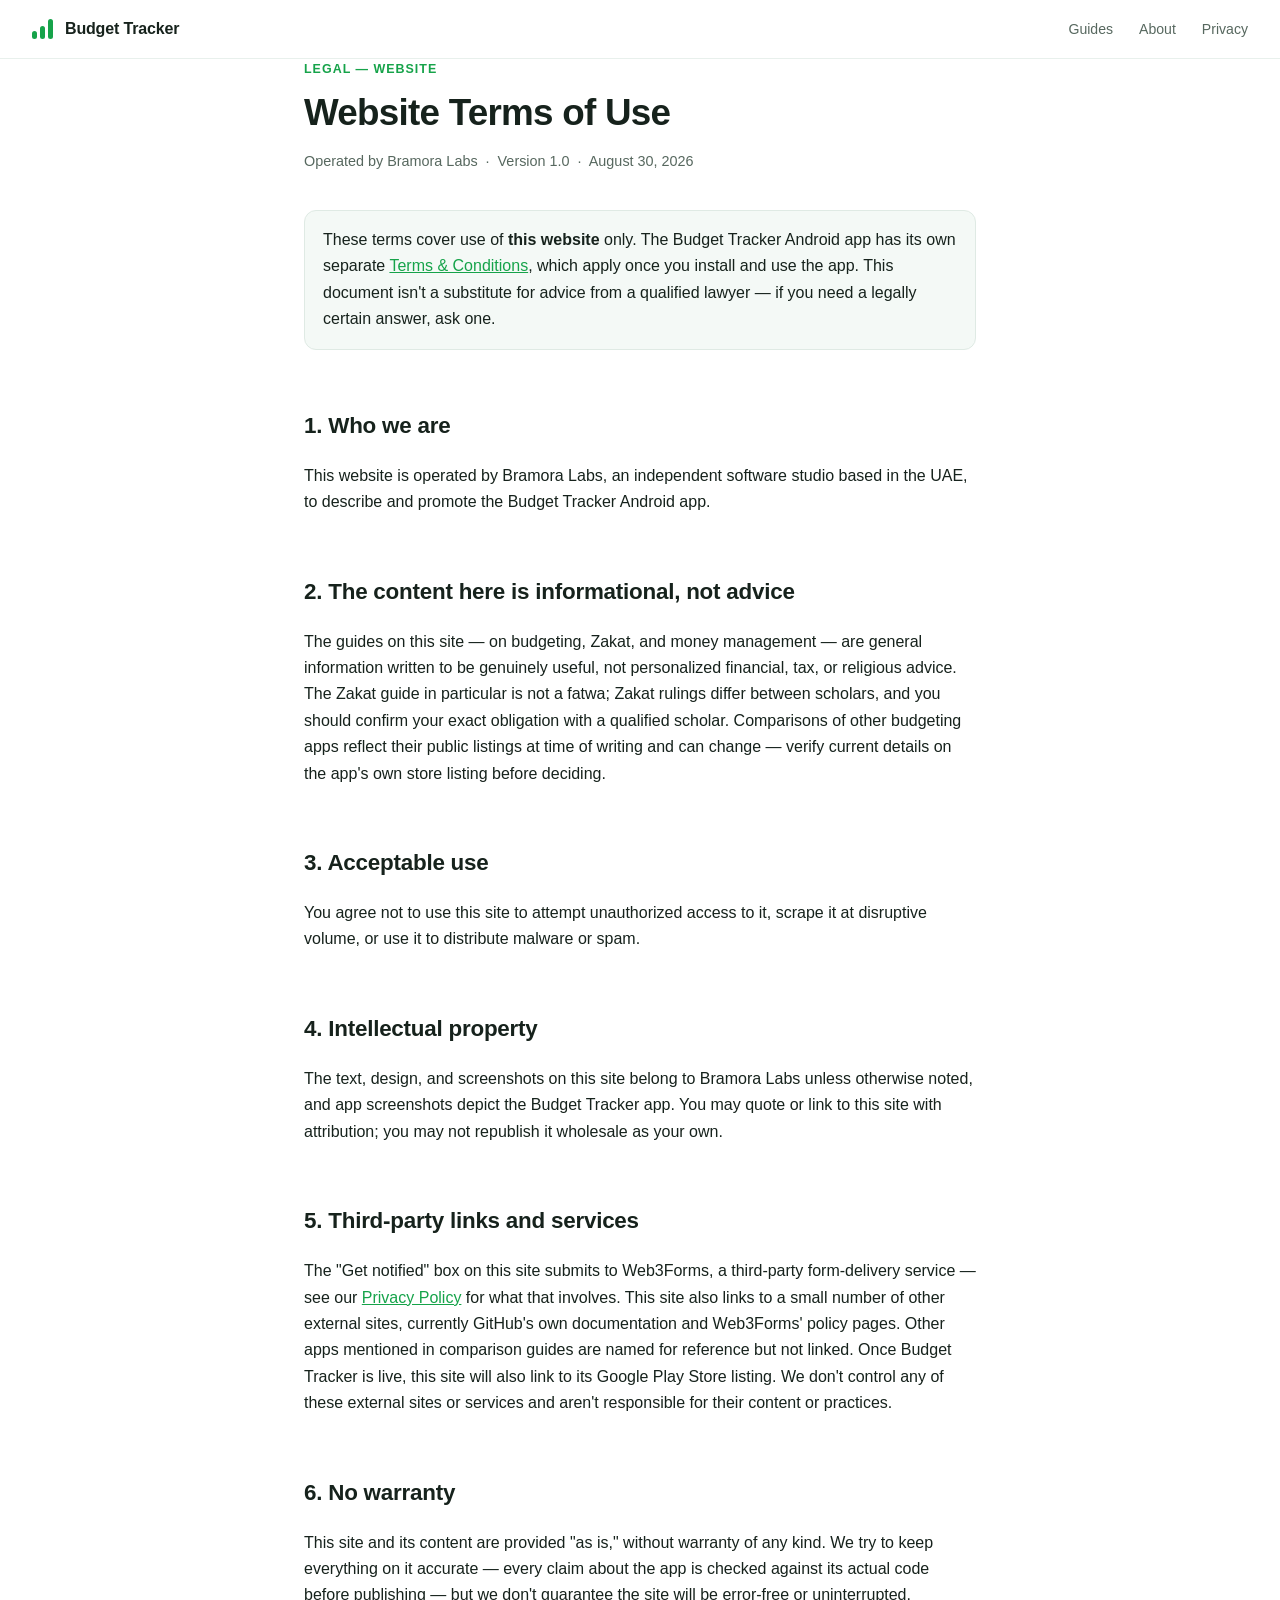
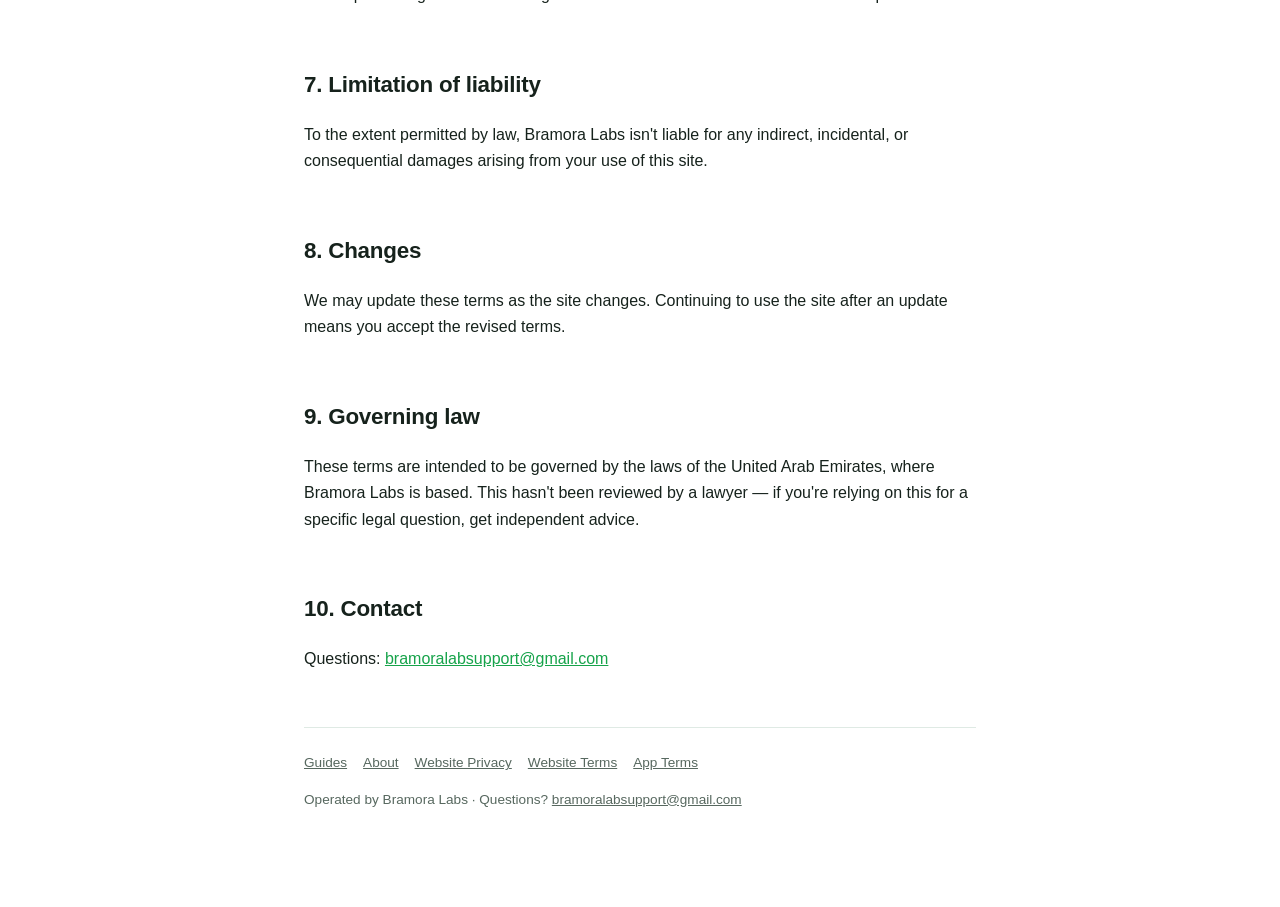
<file: terms.html>
<!doctype html>
<html lang="en">
<head>
<meta charset="utf-8">
<meta name="viewport" content="width=device-width, initial-scale=1">
<meta http-equiv="Content-Security-Policy" content="default-src 'self'; script-src 'self'; style-src 'self'; img-src 'self'; font-src 'self'; connect-src 'self'; form-action 'self'; base-uri 'self'; object-src 'none'">
<meta name="referrer" content="strict-origin-when-cross-origin">
<title>Website Terms — Budget Tracker</title>
<meta name="description" content="Terms of use for this website — separate from the Budget Tracker app's own Terms & Conditions.">
<link rel="canonical" href="https://mohammedajmal-tech.github.io/budget-tracker-site/terms.html">
<meta name="robots" content="noindex">
<link rel="stylesheet" href="style.css">
</head>
<body>

<div class="apple-nav">
  <a class="brand" href="index.html">
    <span class="brand-mark"><span class="bar"></span><span class="bar"></span><span class="bar"></span></span>
    <span class="brand-name">Budget Tracker</span>
  </a>
  <div class="topnav-links">
    <a href="guides/index.html">Guides</a>
    <a href="about.html">About</a>
    <a href="privacy.html">Privacy</a>
  </div>
</div>

<div class="wrap">

  <p class="eyebrow">Legal — Website</p>
  <h1>Website Terms of Use</h1>
  <p class="meta">Operated by Bramora Labs &nbsp;·&nbsp; Version 1.0 &nbsp;·&nbsp; August 30, 2026</p>

  <div class="callout">
    <p>
      These terms cover use of <strong>this website</strong> only. The Budget Tracker Android app has its own
      separate <a href="https://mohammedajmal-tech.github.io/budget-tracker-legal/terms.html">Terms &amp; Conditions</a>,
      which apply once you install and use the app. This document isn't a substitute for advice from a
      qualified lawyer — if you need a legally certain answer, ask one.
    </p>
  </div>

  <h2>1. Who we are</h2>
  <p>This website is operated by Bramora Labs, an independent software studio based in the UAE, to describe and promote the Budget Tracker Android app.</p>

  <h2>2. The content here is informational, not advice</h2>
  <p>
    The guides on this site — on budgeting, Zakat, and money management — are general information written to be
    genuinely useful, not personalized financial, tax, or religious advice. The Zakat guide in particular is not
    a fatwa; Zakat rulings differ between scholars, and you should confirm your exact obligation with a qualified
    scholar. Comparisons of other budgeting apps reflect their public listings at time of writing and can change
    — verify current details on the app's own store listing before deciding.
  </p>

  <h2>3. Acceptable use</h2>
  <p>You agree not to use this site to attempt unauthorized access to it, scrape it at disruptive volume, or use it to distribute malware or spam.</p>

  <h2>4. Intellectual property</h2>
  <p>The text, design, and screenshots on this site belong to Bramora Labs unless otherwise noted, and app screenshots depict the Budget Tracker app. You may quote or link to this site with attribution; you may not republish it wholesale as your own.</p>

  <h2>5. Third-party links and services</h2>
  <p>
    The "Get notified" box on this site submits to Web3Forms, a third-party form-delivery service — see our
    <a href="privacy.html">Privacy Policy</a> for what that involves. This site also links to a small number of
    other external sites, currently GitHub's own documentation and Web3Forms' policy pages. Other apps mentioned
    in comparison guides are named for reference but not linked. Once Budget Tracker is live, this site will
    also link to its Google Play Store listing. We don't control any of these external sites or services and
    aren't responsible for their content or practices.
  </p>

  <h2>6. No warranty</h2>
  <p>This site and its content are provided "as is," without warranty of any kind. We try to keep everything on it accurate — every claim about the app is checked against its actual code before publishing — but we don't guarantee the site will be error-free or uninterrupted.</p>

  <h2>7. Limitation of liability</h2>
  <p>To the extent permitted by law, Bramora Labs isn't liable for any indirect, incidental, or consequential damages arising from your use of this site.</p>

  <h2>8. Changes</h2>
  <p>We may update these terms as the site changes. Continuing to use the site after an update means you accept the revised terms.</p>

  <h2>9. Governing law</h2>
  <p>These terms are intended to be governed by the laws of the United Arab Emirates, where Bramora Labs is based. This hasn't been reviewed by a lawyer — if you're relying on this for a specific legal question, get independent advice.</p>

  <h2>10. Contact</h2>
  <p>Questions: <a href="mailto:bramoralabsupport@gmail.com">bramoralabsupport@gmail.com</a></p>

  <footer class="site-footer">
    <div class="foot-links">
      <a href="guides/index.html">Guides</a>
      <a href="about.html">About</a>
      <a href="privacy.html">Website Privacy</a>
      <a href="terms.html">Website Terms</a>
      <a href="https://mohammedajmal-tech.github.io/budget-tracker-legal/terms.html">App Terms</a>
    </div>
    Operated by Bramora Labs · Questions? <a href="mailto:bramoralabsupport@gmail.com">bramoralabsupport@gmail.com</a>
  </footer>

</div>
<script src="reveal.js" defer></script>
</body>
</html>
</file>
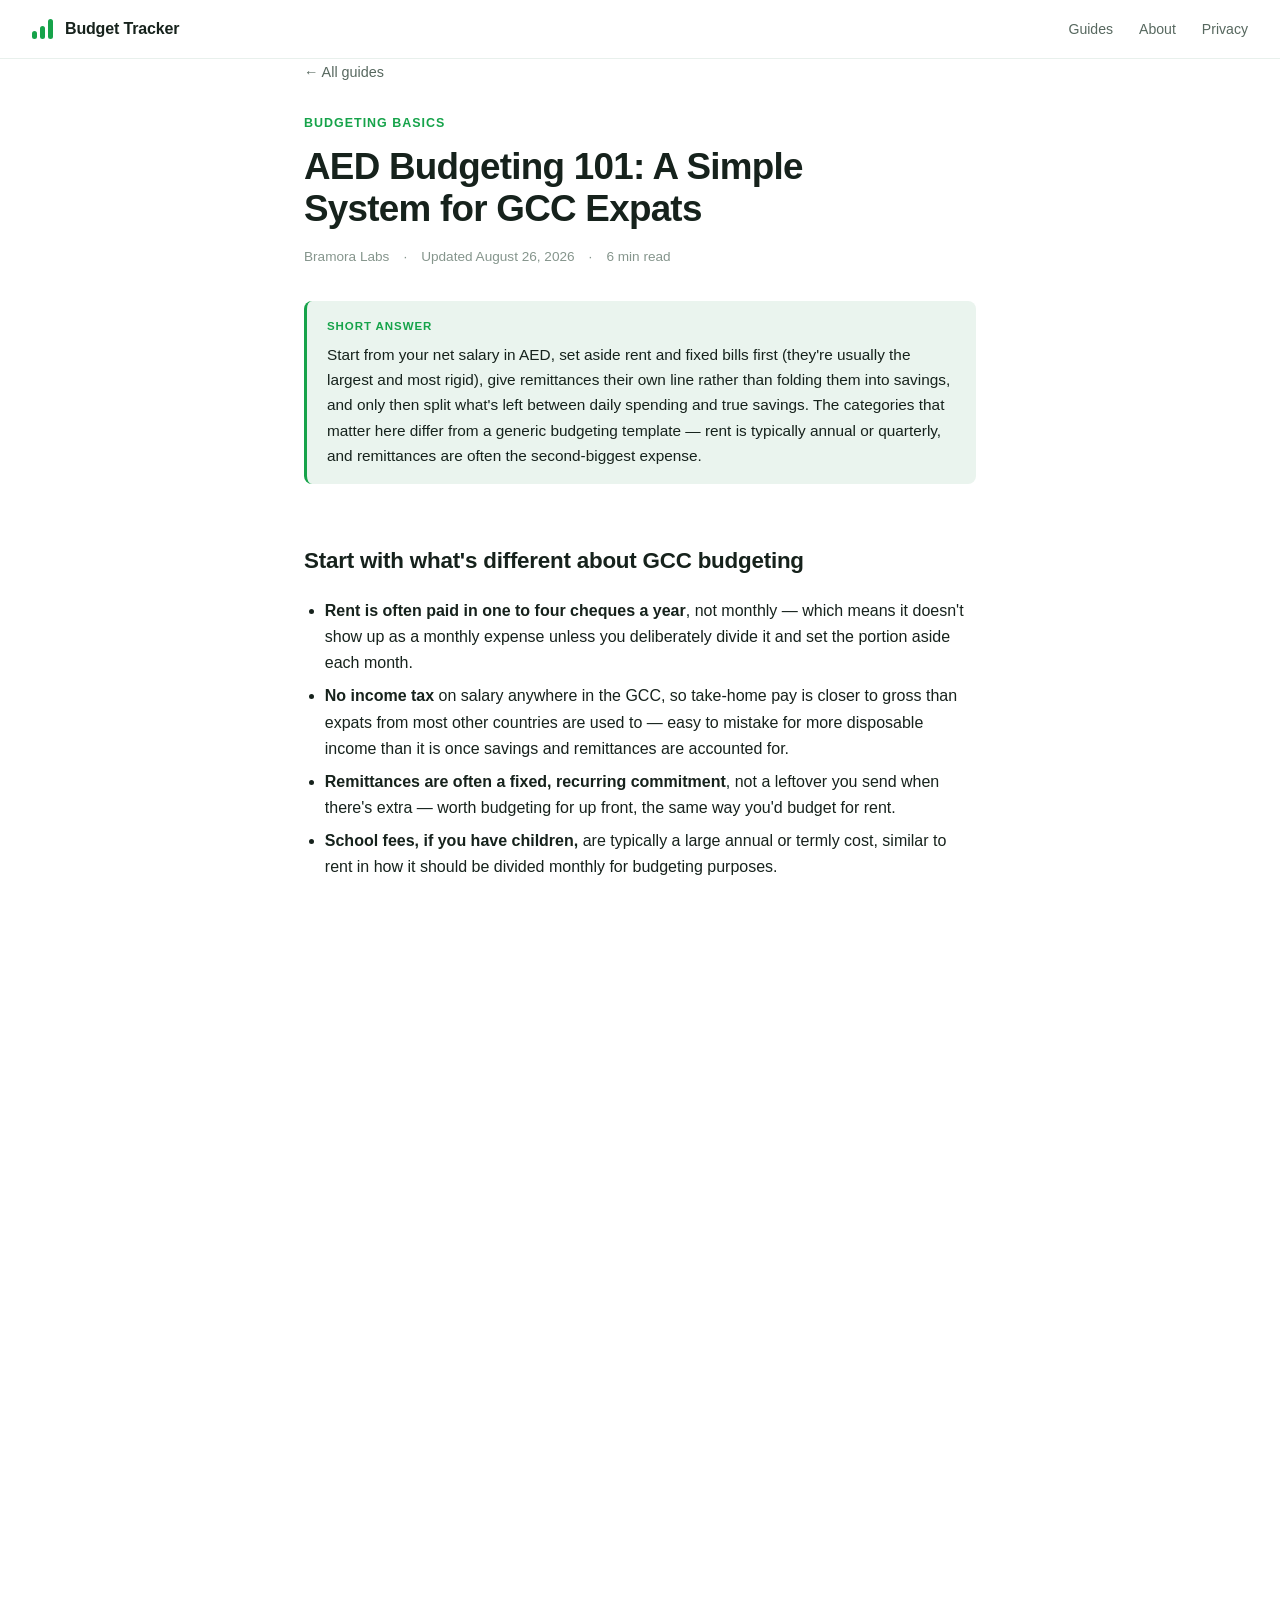
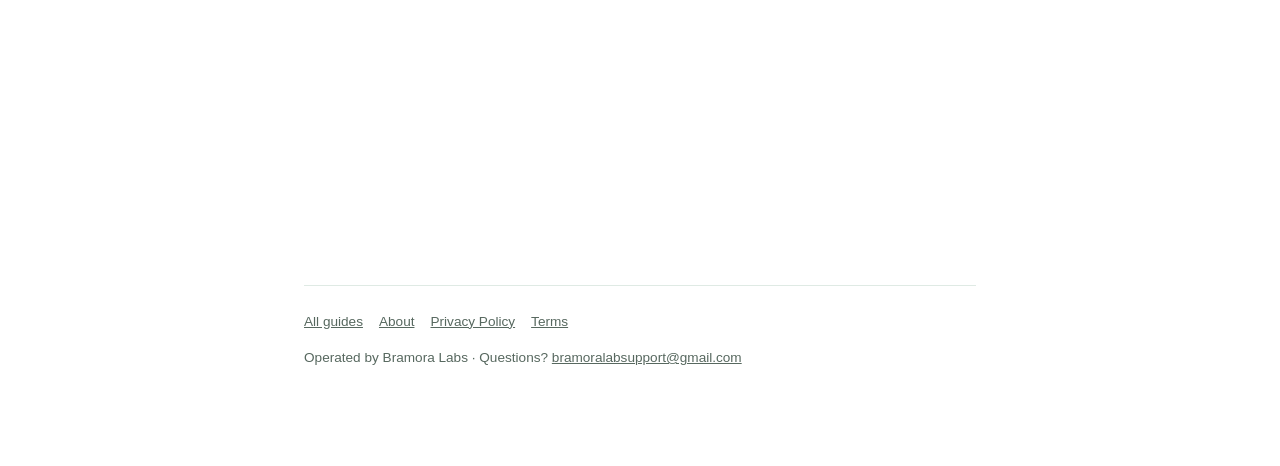
<file: guides/aed-budgeting-101-gcc-expats.html>
<!doctype html>
<html lang="en">
<head>
<meta charset="utf-8">
<meta name="viewport" content="width=device-width, initial-scale=1">
<meta http-equiv="Content-Security-Policy" content="default-src 'self'; script-src 'self'; style-src 'self'; img-src 'self'; font-src 'self'; connect-src 'self'; form-action 'self'; base-uri 'self'; object-src 'none'">
<meta name="referrer" content="strict-origin-when-cross-origin">
<title>AED Budgeting 101: A Simple System for GCC Expats</title>
<meta name="description" content="A straightforward starting budget for GCC expats — how to split income across rent, remittances, savings and daily spending.">
<link rel="canonical" href="https://mohammedajmal-tech.github.io/budget-tracker-site/guides/aed-budgeting-101-gcc-expats.html">
<meta property="og:title" content="AED Budgeting 101: A Simple System for GCC Expats">
<meta property="og:description" content="A no-nonsense starting budget for GCC expats.">
<meta property="og:type" content="article">
<link rel="stylesheet" href="../style.css">
<script type="application/ld+json">
{
  "@context": "https://schema.org",
  "@type": "Article",
  "headline": "AED Budgeting 101: A Simple System for GCC Expats",
  "author": { "@type": "Organization", "name": "Bramora Labs" },
  "publisher": { "@type": "Organization", "name": "Bramora Labs" },
  "datePublished": "2026-08-26",
  "dateModified": "2026-08-26"
}
</script>
<script type="application/ld+json">
{
  "@context": "https://schema.org",
  "@type": "BreadcrumbList",
  "itemListElement": [
    { "@type": "ListItem", "position": 1, "name": "Home", "item": "https://mohammedajmal-tech.github.io/budget-tracker-site/" },
    { "@type": "ListItem", "position": 2, "name": "Guides", "item": "https://mohammedajmal-tech.github.io/budget-tracker-site/guides/index.html" },
    { "@type": "ListItem", "position": 3, "name": "AED Budgeting 101: A Simple System for GCC Expats", "item": "https://mohammedajmal-tech.github.io/budget-tracker-site/guides/aed-budgeting-101-gcc-expats.html" }
  ]
}
</script>
</head>
<body>

<div class="apple-nav">
  <a class="brand" href="../index.html">
    <span class="brand-mark"><span class="bar"></span><span class="bar"></span><span class="bar"></span></span>
    <span class="brand-name">Budget Tracker</span>
  </a>
  <div class="topnav-links">
    <a href="index.html" class="active">Guides</a>
    <a href="../about.html">About</a>
    <a href="../privacy.html">Privacy</a>
  </div>
</div>

<div class="wrap">

  <a class="back-link" href="index.html">&larr; All guides</a>

  <p class="eyebrow reveal">Budgeting basics</p>
  <h1 class="reveal">AED Budgeting 101: A Simple System for GCC Expats</h1>
  <div class="article-meta reveal">
    <span>Bramora Labs</span>
    <span>&middot;</span>
    <span>Updated August 26, 2026</span>
    <span>&middot;</span>
    <span>6 min read</span>
  </div>

  <div class="tldr reveal">
    <div class="tldr-label">Short answer</div>
    <p>
      Start from your net salary in AED, set aside rent and fixed bills first (they're usually the largest and most
      rigid), give remittances their own line rather than folding them into savings, and only then split what's left
      between daily spending and true savings. The categories that matter here differ from a generic budgeting
      template — rent is typically annual or quarterly, and remittances are often the second-biggest expense.
    </p>
  </div>

  <h2 class="reveal">Start with what's different about GCC budgeting</h2>
  <ul class="reveal">
    <li><strong>Rent is often paid in one to four cheques a year</strong>, not monthly — which means it doesn't show up as a monthly expense unless you deliberately divide it and set the portion aside each month.</li>
    <li><strong>No income tax</strong> on salary anywhere in the GCC, so take-home pay is closer to gross than expats from most other countries are used to — easy to mistake for more disposable income than it is once savings and remittances are accounted for.</li>
    <li><strong>Remittances are often a fixed, recurring commitment</strong>, not a leftover you send when there's extra — worth budgeting for up front, the same way you'd budget for rent.</li>
    <li><strong>School fees, if you have children,</strong> are typically a large annual or termly cost, similar to rent in how it should be divided monthly for budgeting purposes.</li>
  </ul>

  <h2 class="reveal">A starting split</h2>
  <p class="reveal">This isn't a rigid formula — it's a starting point to adjust to your actual numbers:</p>
  <table class="reveal">
    <thead><tr><th>Category</th><th>Suggested share</th><th>Notes</th></tr></thead>
    <tbody>
      <tr><td>Rent &amp; fixed bills</td><td>~35-40%</td><td>Divide annual/quarterly rent cheques into a monthly amount, don't budget only for the months a cheque is due</td></tr>
      <tr><td>Remittances</td><td>~10-20%</td><td>Give this its own category — see our <a href="multi-currency-remittance-tracking-guide.html">remittance tracking guide</a></td></tr>
      <tr><td>Savings</td><td>~15-20%</td><td>Separate from remittances — money sent home isn't the same as money saved</td></tr>
      <tr><td>Daily spending</td><td>Remainder</td><td>Groceries, transport, dining, everything variable</td></tr>
    </tbody>
  </table>

  <h2 class="reveal">Set these up before your first full month</h2>
  <ol class="reveal">
    <li>An account (or sub-budget) for the portion of annual rent you're setting aside monthly.</li>
    <li>A dedicated remittance category, logged in the currency you actually send in.</li>
    <li>A separate savings category — don't let it get absorbed into "leftover money," which tends to be zero.</li>
    <li>If Zakat applies to you, a note of when your zakat year starts, so you're not calculating it from scratch every time.</li>
  </ol>

  <div class="callout accent reveal">
    <p>
      Budget Tracker is built around exactly this shape of budgeting — multi-currency accounts, a dedicated
      remittance log, per-category budgets, and a built-in Zakat calculator — rather than a generic template you
      have to bend into place. It's free, offline, and ad-free.
    </p>
  </div>

  <footer class="site-footer">
    <div class="foot-links">
      <a href="index.html">All guides</a>
      <a href="../about.html">About</a>
      <a href="../privacy.html">Privacy Policy</a>
      <a href="../terms.html">Terms</a>
    </div>
    Operated by Bramora Labs · Questions? <a href="mailto:bramoralabsupport@gmail.com">bramoralabsupport@gmail.com</a>
  </footer>

</div>
<script src="../reveal.js" defer></script>
</body>
</html>
</file>
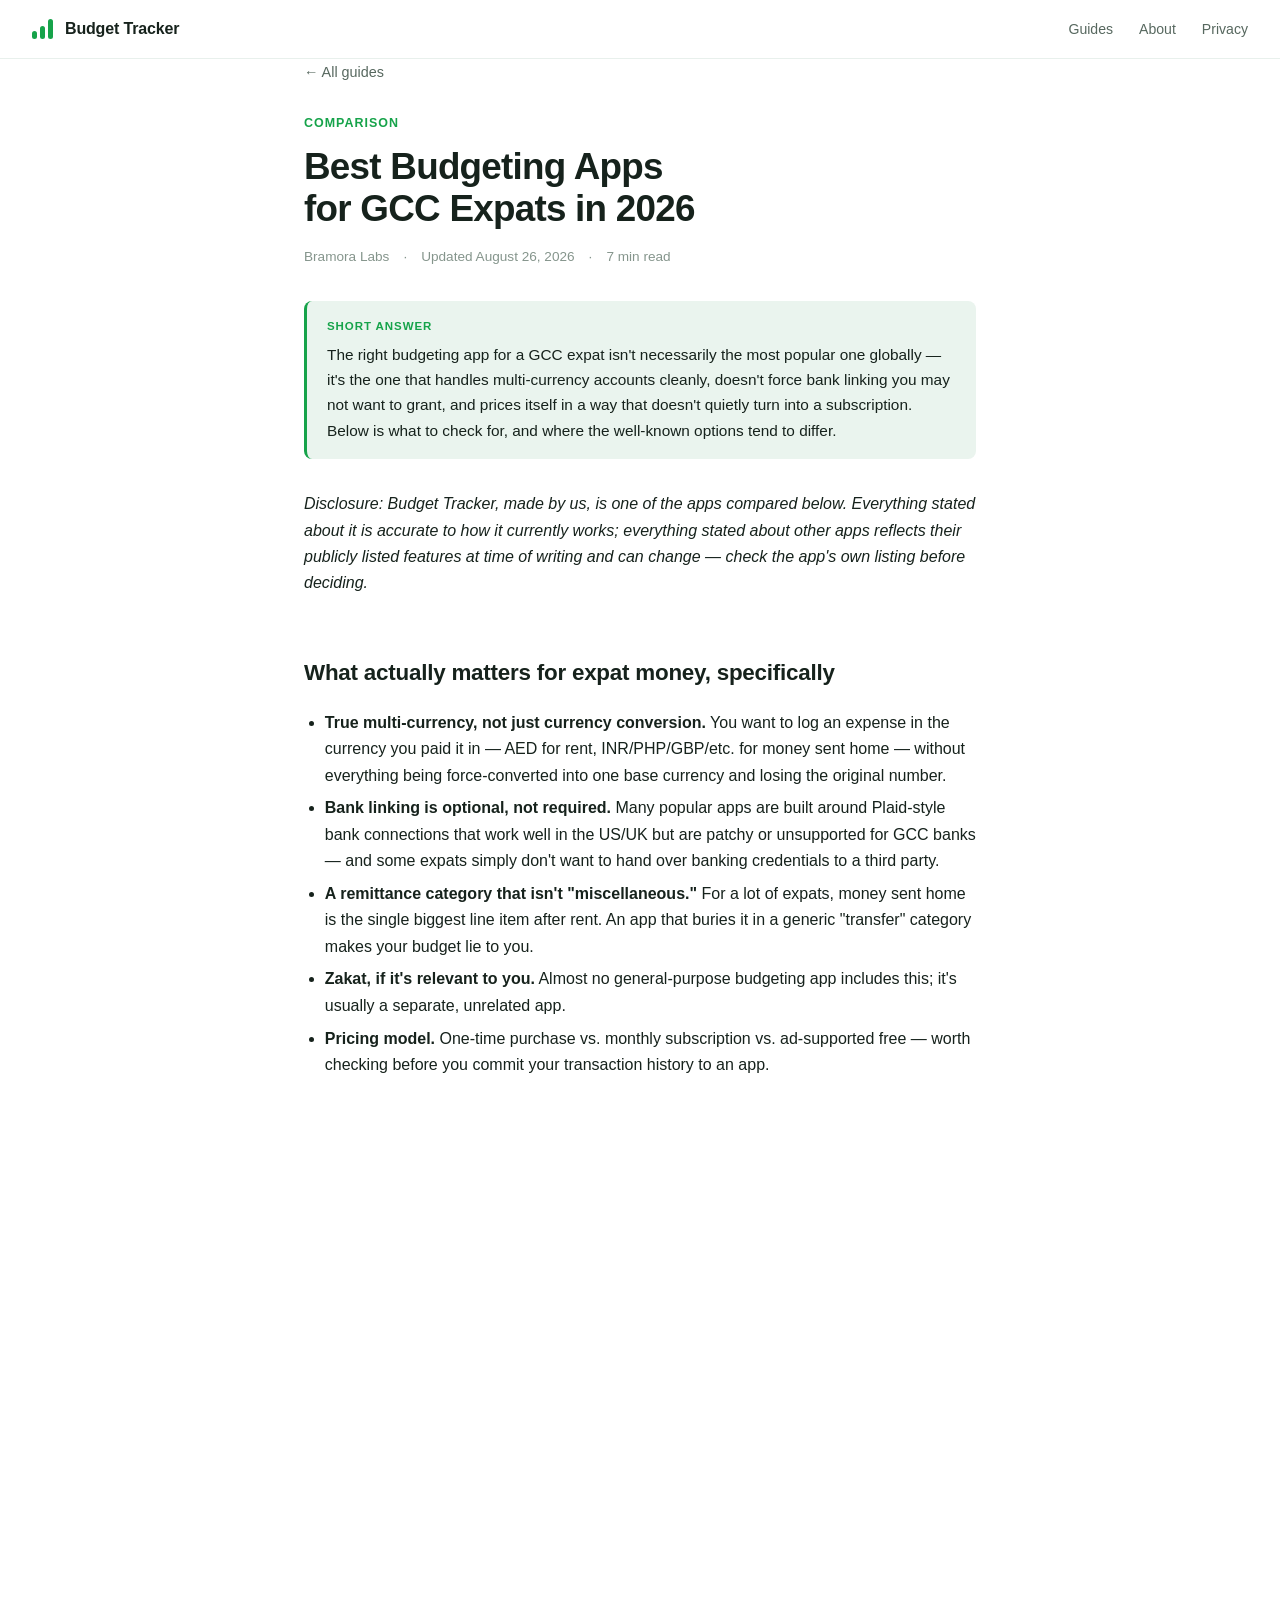
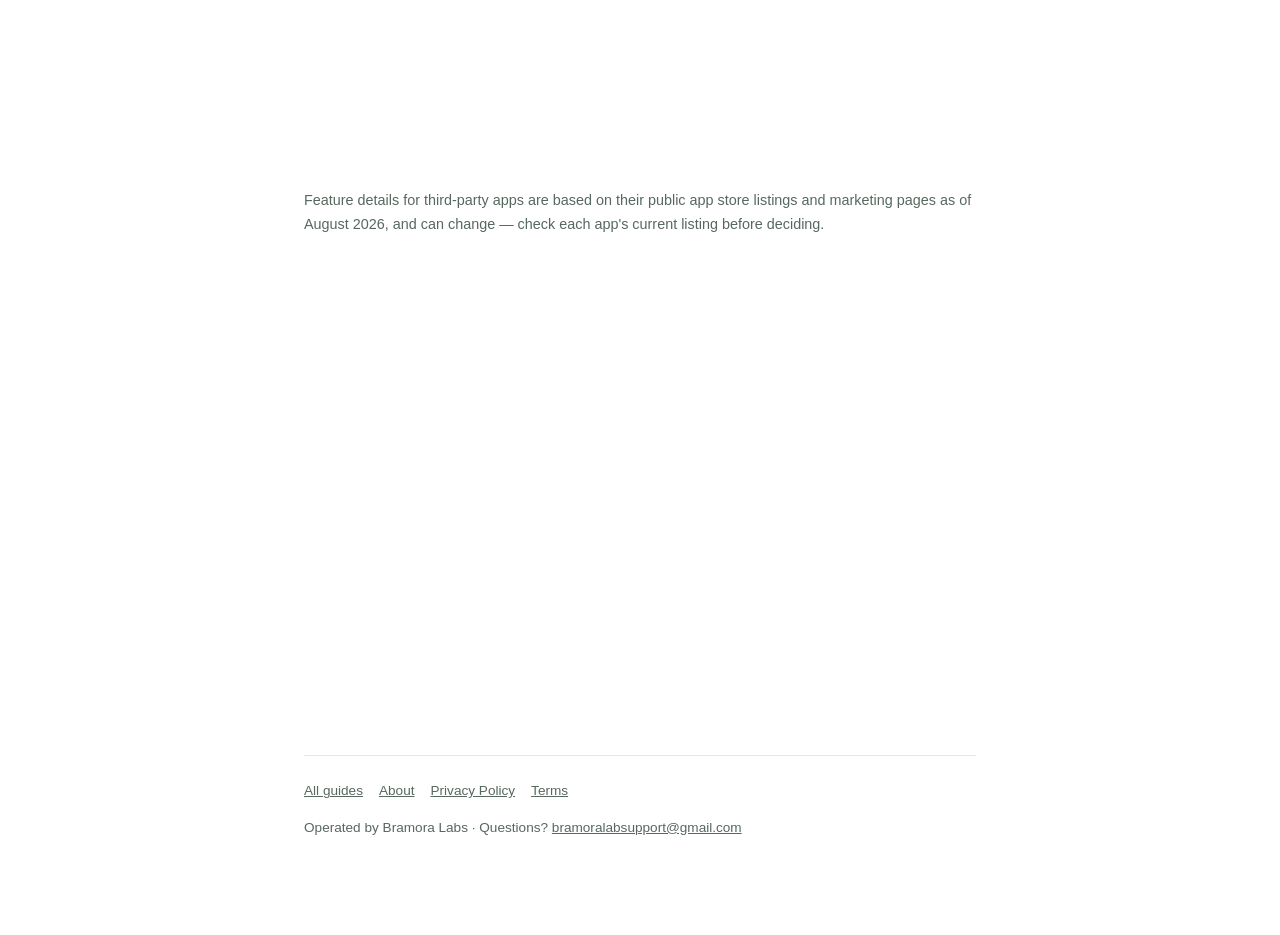
<file: guides/best-budgeting-apps-gcc-expats.html>
<!doctype html>
<html lang="en">
<head>
<meta charset="utf-8">
<meta name="viewport" content="width=device-width, initial-scale=1">
<meta http-equiv="Content-Security-Policy" content="default-src 'self'; script-src 'self'; style-src 'self'; img-src 'self'; font-src 'self'; connect-src 'self'; form-action 'self'; base-uri 'self'; object-src 'none'">
<meta name="referrer" content="strict-origin-when-cross-origin">
<title>Best Budgeting Apps for GCC Expats in 2026 (And What to Actually Look For)</title>
<meta name="description" content="What actually matters when choosing a budgeting app as a GCC expat — multi-currency support, bank linking, offline privacy, and pricing — plus how the options compare.">
<link rel="canonical" href="https://mohammedajmal-tech.github.io/budget-tracker-site/guides/best-budgeting-apps-gcc-expats.html">
<meta property="og:title" content="Best Budgeting Apps for GCC Expats in 2026">
<meta property="og:description" content="What to look for, and how the popular options compare, for expats managing money across two currencies.">
<meta property="og:type" content="article">
<link rel="stylesheet" href="../style.css">
<script type="application/ld+json">
{
  "@context": "https://schema.org",
  "@type": "Article",
  "headline": "Best Budgeting Apps for GCC Expats in 2026 (And What to Actually Look For)",
  "author": { "@type": "Organization", "name": "Bramora Labs" },
  "publisher": { "@type": "Organization", "name": "Bramora Labs" },
  "datePublished": "2026-08-26",
  "dateModified": "2026-08-26"
}
</script>
<script type="application/ld+json">
{
  "@context": "https://schema.org",
  "@type": "BreadcrumbList",
  "itemListElement": [
    { "@type": "ListItem", "position": 1, "name": "Home", "item": "https://mohammedajmal-tech.github.io/budget-tracker-site/" },
    { "@type": "ListItem", "position": 2, "name": "Guides", "item": "https://mohammedajmal-tech.github.io/budget-tracker-site/guides/index.html" },
    { "@type": "ListItem", "position": 3, "name": "Best Budgeting Apps for GCC Expats in 2026", "item": "https://mohammedajmal-tech.github.io/budget-tracker-site/guides/best-budgeting-apps-gcc-expats.html" }
  ]
}
</script>
</head>
<body>

<div class="apple-nav">
  <a class="brand" href="../index.html">
    <span class="brand-mark"><span class="bar"></span><span class="bar"></span><span class="bar"></span></span>
    <span class="brand-name">Budget Tracker</span>
  </a>
  <div class="topnav-links">
    <a href="index.html" class="active">Guides</a>
    <a href="../about.html">About</a>
    <a href="../privacy.html">Privacy</a>
  </div>
</div>

<div class="wrap">

  <a class="back-link" href="index.html">&larr; All guides</a>

  <p class="eyebrow reveal">Comparison</p>
  <h1 class="reveal">Best Budgeting Apps for GCC Expats in 2026</h1>
  <div class="article-meta reveal">
    <span>Bramora Labs</span>
    <span>&middot;</span>
    <span>Updated August 26, 2026</span>
    <span>&middot;</span>
    <span>7 min read</span>
  </div>

  <div class="tldr reveal">
    <div class="tldr-label">Short answer</div>
    <p>
      The right budgeting app for a GCC expat isn't necessarily the most popular one globally — it's the one
      that handles multi-currency accounts cleanly, doesn't force bank linking you may not want to grant, and prices
      itself in a way that doesn't quietly turn into a subscription. Below is what to check for, and where the
      well-known options tend to differ.
    </p>
  </div>

  <p class="reveal"><em>Disclosure: Budget Tracker, made by us, is one of the apps compared below. Everything stated about it is
  accurate to how it currently works; everything stated about other apps reflects their publicly listed features at
  time of writing and can change — check the app's own listing before deciding.</em></p>

  <h2 class="reveal">What actually matters for expat money, specifically</h2>
  <ul class="reveal">
    <li><strong>True multi-currency, not just currency conversion.</strong> You want to log an expense in the currency you paid it in — AED for rent, INR/PHP/GBP/etc. for money sent home — without everything being force-converted into one base currency and losing the original number.</li>
    <li><strong>Bank linking is optional, not required.</strong> Many popular apps are built around Plaid-style bank connections that work well in the US/UK but are patchy or unsupported for GCC banks — and some expats simply don't want to hand over banking credentials to a third party.</li>
    <li><strong>A remittance category that isn't "miscellaneous."</strong> For a lot of expats, money sent home is the single biggest line item after rent. An app that buries it in a generic "transfer" category makes your budget lie to you.</li>
    <li><strong>Zakat, if it's relevant to you.</strong> Almost no general-purpose budgeting app includes this; it's usually a separate, unrelated app.</li>
    <li><strong>Pricing model.</strong> One-time purchase vs. monthly subscription vs. ad-supported free — worth checking before you commit your transaction history to an app.</li>
  </ul>

  <h2 class="reveal">How the options compare</h2>
  <table class="reveal">
    <thead>
      <tr><th>App</th><th>Multi-currency</th><th>Bank linking</th><th>Zakat calculator</th><th>Pricing</th></tr>
    </thead>
    <tbody>
      <tr><td><strong>Budget Tracker</strong></td><td>140+ currencies, GCC pinned</td><td>Not required — no linking at all</td><td>Built in</td><td>Free core app; one-time Pro unlock</td></tr>
      <tr><td>YNAB</td><td>Single base currency per budget</td><td>Optional</td><td>Not included</td><td>Subscription</td></tr>
      <tr><td>Spendee</td><td>Multi-currency wallets</td><td>Optional, region-dependent</td><td>Not included</td><td>Free tier + subscription for advanced features</td></tr>
      <tr><td>Wally</td><td>Multi-currency, AI categorization</td><td>Optional, region-dependent</td><td>Not included</td><td>Free tier + paid tier</td></tr>
      <tr><td>Generic bank-linked apps (e.g. GCC-focused finance platforms)</td><td>Varies</td><td>Often central to the product</td><td>Not included</td><td>Varies, often subscription</td></tr>
    </tbody>
  </table>
  <p class="meta">
    Feature details for third-party apps are based on their public app store listings and marketing pages as of
    August 2026, and can change — check each app's current listing before deciding.
  </p>

  <h2 class="reveal">If privacy is the deciding factor</h2>
  <p class="reveal">
    Bank-linking apps are genuinely convenient — transactions appear automatically instead of being entered by hand.
    That convenience comes from granting a third party read access to your bank accounts. If that trade-off doesn't
    sit right with you, or your GCC bank simply isn't supported by these integrations, a manual-entry, offline app
    like Budget Tracker is the more direct alternative: nothing to connect, nothing to revoke later.
  </p>

  <h2 class="reveal">Bottom line</h2>
  <p class="reveal">
    If you're managing money across two currencies, sending remittances home, or need Zakat handled without a
    separate app, look specifically for those three things rather than picking whichever app has the most reviews.
    Most general budgeting apps were built for a single-currency, single-country user and treat everything else as
    an edge case.
  </p>

  <footer class="site-footer">
    <div class="foot-links">
      <a href="index.html">All guides</a>
      <a href="../about.html">About</a>
      <a href="../privacy.html">Privacy Policy</a>
      <a href="../terms.html">Terms</a>
    </div>
    Operated by Bramora Labs · Questions? <a href="mailto:bramoralabsupport@gmail.com">bramoralabsupport@gmail.com</a>
  </footer>

</div>
<script src="../reveal.js" defer></script>
</body>
</html>
</file>
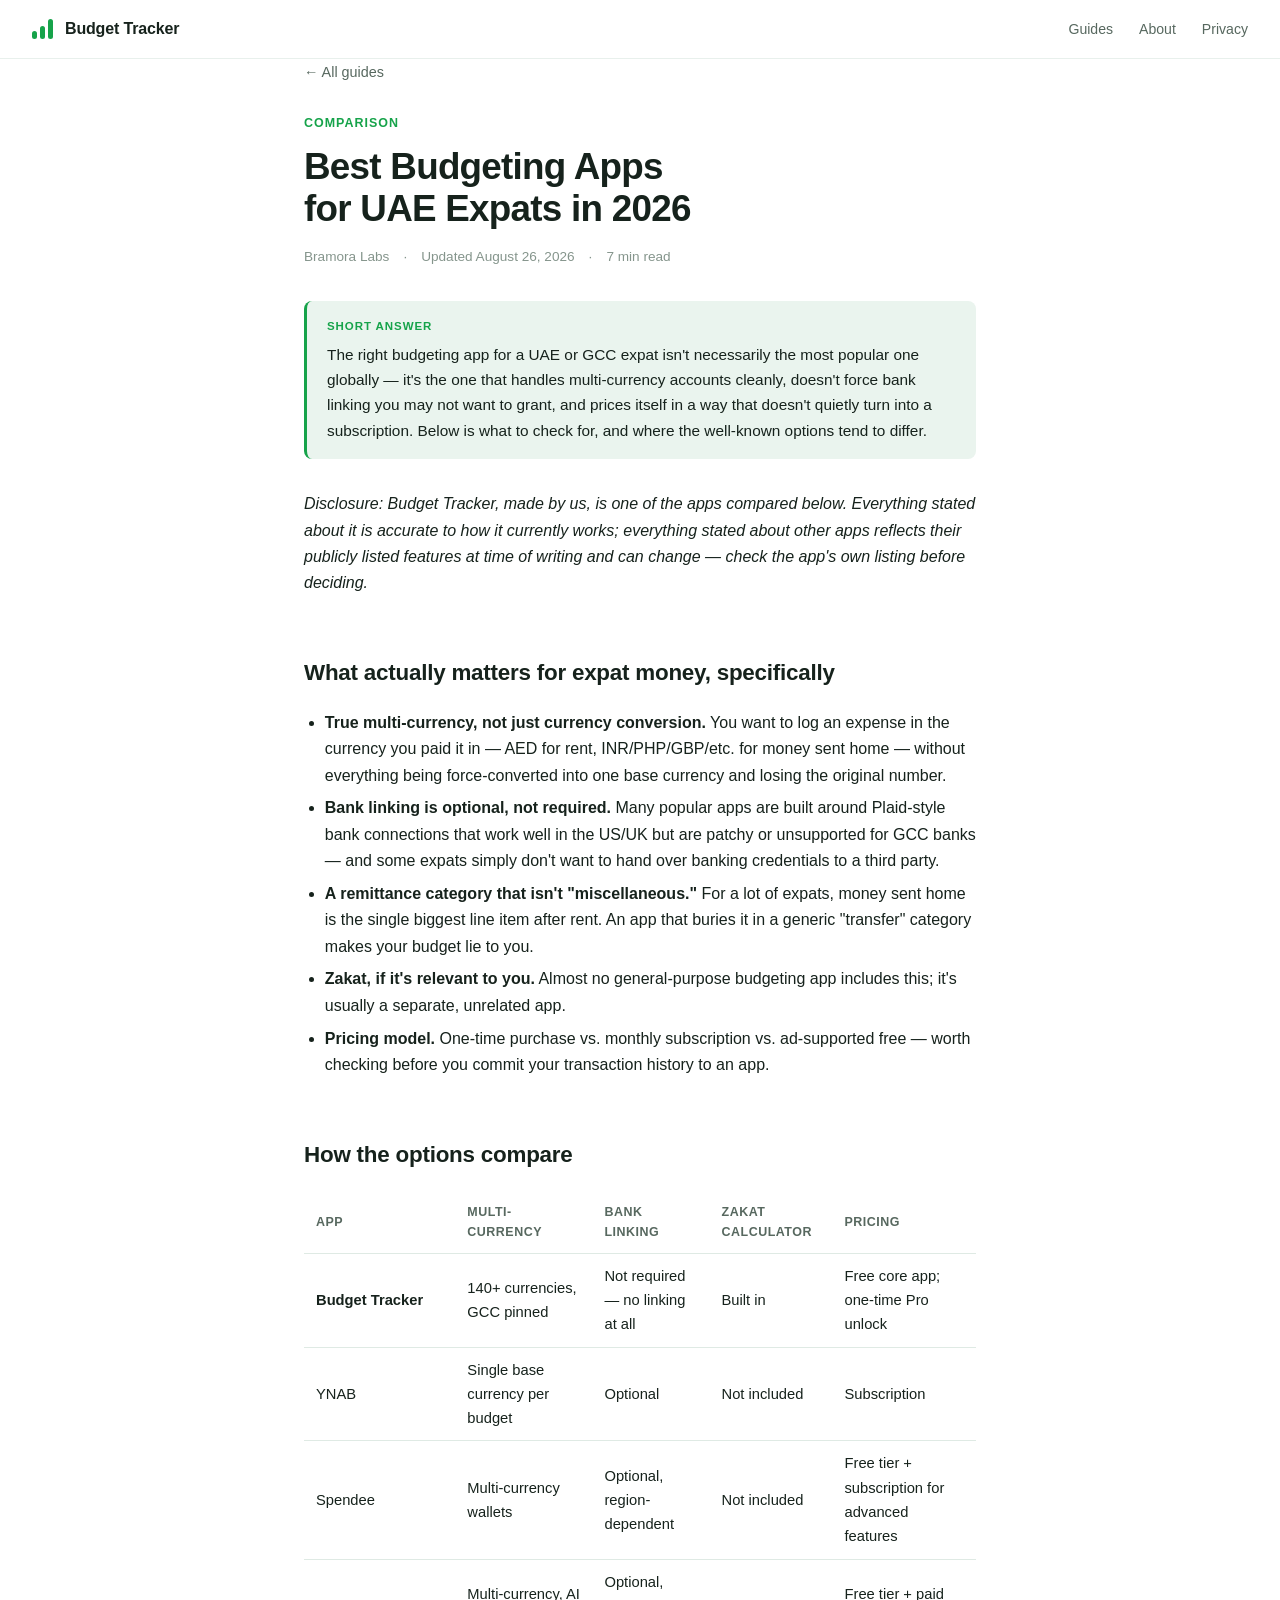
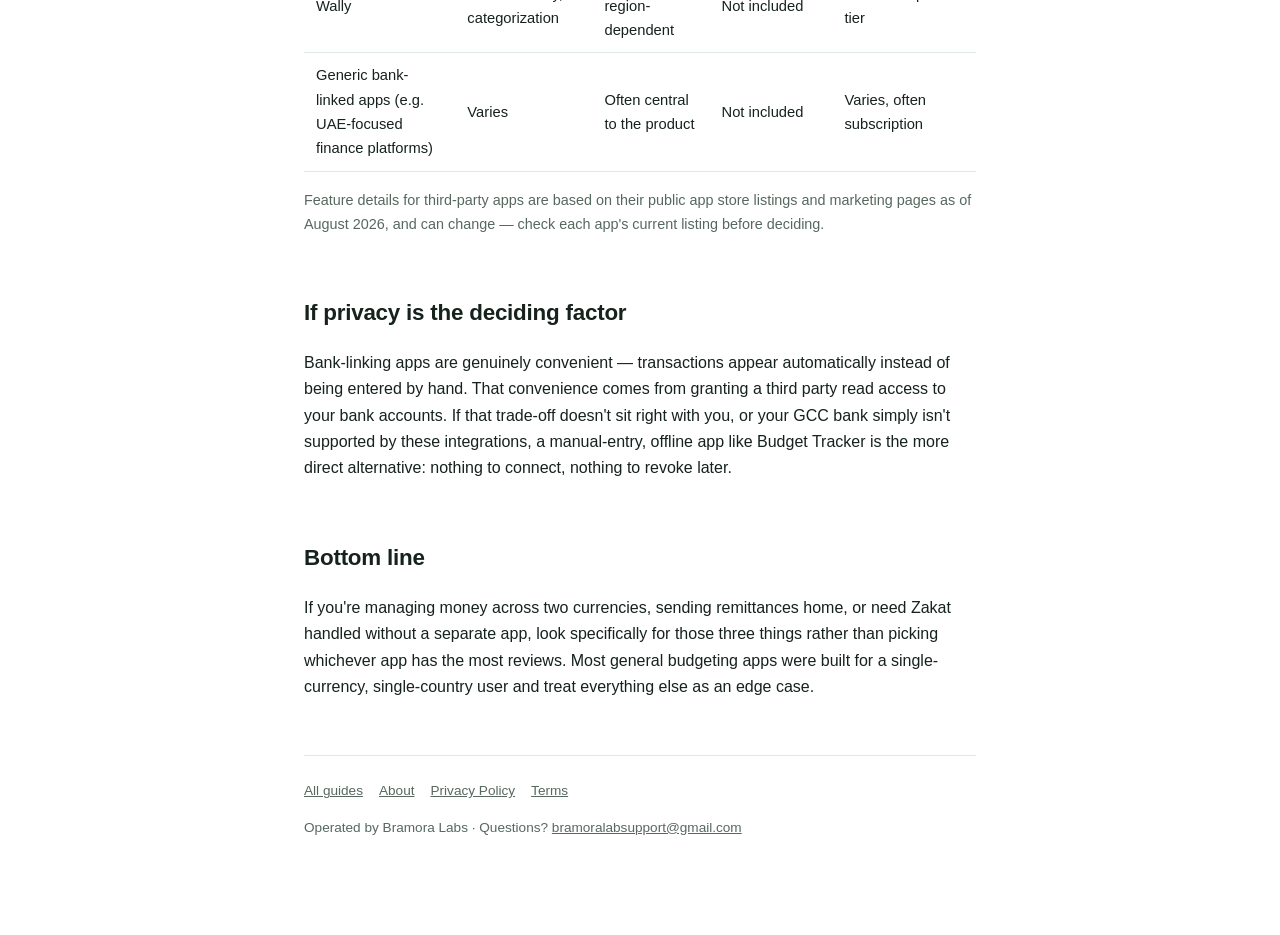
<file: guides/best-budgeting-apps-uae-expats.html>
<!doctype html>
<html lang="en">
<head>
<meta charset="utf-8">
<meta name="viewport" content="width=device-width, initial-scale=1">
<title>Best Budgeting Apps for UAE Expats in 2026 (And What to Actually Look For)</title>
<meta name="description" content="What actually matters when choosing a budgeting app as a UAE or GCC expat — multi-currency support, bank linking, offline privacy, and pricing — plus how the options compare.">
<link rel="canonical" href="https://mohammedajmal-tech.github.io/budget-tracker-site/guides/best-budgeting-apps-uae-expats.html">
<meta property="og:title" content="Best Budgeting Apps for UAE Expats in 2026">
<meta property="og:description" content="What to look for, and how the popular options compare, for expats managing money across two currencies.">
<meta property="og:type" content="article">
<link rel="stylesheet" href="../style.css">
<script type="application/ld+json">
{
  "@context": "https://schema.org",
  "@type": "Article",
  "headline": "Best Budgeting Apps for UAE Expats in 2026 (And What to Actually Look For)",
  "author": { "@type": "Organization", "name": "Bramora Labs" },
  "publisher": { "@type": "Organization", "name": "Bramora Labs" },
  "datePublished": "2026-08-26",
  "dateModified": "2026-08-26"
}
</script>
</head>
<body>

<div class="apple-nav">
  <a class="brand" href="../index.html">
    <span class="brand-mark"><span class="bar"></span><span class="bar"></span><span class="bar"></span></span>
    <span class="brand-name">Budget Tracker</span>
  </a>
  <div class="topnav-links">
    <a href="index.html" class="active">Guides</a>
    <a href="../about.html">About</a>
    <a href="https://mohammedajmal-tech.github.io/budget-tracker-legal/privacy.html">Privacy</a>
  </div>
</div>

<div class="wrap">

  <a class="back-link" href="index.html">&larr; All guides</a>

  <p class="eyebrow reveal">Comparison</p>
  <h1 class="reveal">Best Budgeting Apps for UAE Expats in 2026</h1>
  <div class="article-meta reveal">
    <span>Bramora Labs</span>
    <span>&middot;</span>
    <span>Updated August 26, 2026</span>
    <span>&middot;</span>
    <span>7 min read</span>
  </div>

  <div class="tldr reveal">
    <div class="tldr-label">Short answer</div>
    <p>
      The right budgeting app for a UAE or GCC expat isn't necessarily the most popular one globally — it's the one
      that handles multi-currency accounts cleanly, doesn't force bank linking you may not want to grant, and prices
      itself in a way that doesn't quietly turn into a subscription. Below is what to check for, and where the
      well-known options tend to differ.
    </p>
  </div>

  <p class="reveal"><em>Disclosure: Budget Tracker, made by us, is one of the apps compared below. Everything stated about it is
  accurate to how it currently works; everything stated about other apps reflects their publicly listed features at
  time of writing and can change — check the app's own listing before deciding.</em></p>

  <h2 class="reveal">What actually matters for expat money, specifically</h2>
  <ul class="reveal">
    <li><strong>True multi-currency, not just currency conversion.</strong> You want to log an expense in the currency you paid it in — AED for rent, INR/PHP/GBP/etc. for money sent home — without everything being force-converted into one base currency and losing the original number.</li>
    <li><strong>Bank linking is optional, not required.</strong> Many popular apps are built around Plaid-style bank connections that work well in the US/UK but are patchy or unsupported for GCC banks — and some expats simply don't want to hand over banking credentials to a third party.</li>
    <li><strong>A remittance category that isn't "miscellaneous."</strong> For a lot of expats, money sent home is the single biggest line item after rent. An app that buries it in a generic "transfer" category makes your budget lie to you.</li>
    <li><strong>Zakat, if it's relevant to you.</strong> Almost no general-purpose budgeting app includes this; it's usually a separate, unrelated app.</li>
    <li><strong>Pricing model.</strong> One-time purchase vs. monthly subscription vs. ad-supported free — worth checking before you commit your transaction history to an app.</li>
  </ul>

  <h2 class="reveal">How the options compare</h2>
  <table class="reveal">
    <thead>
      <tr><th>App</th><th>Multi-currency</th><th>Bank linking</th><th>Zakat calculator</th><th>Pricing</th></tr>
    </thead>
    <tbody>
      <tr><td><strong>Budget Tracker</strong></td><td>140+ currencies, GCC pinned</td><td>Not required — no linking at all</td><td>Built in</td><td>Free core app; one-time Pro unlock</td></tr>
      <tr><td>YNAB</td><td>Single base currency per budget</td><td>Optional</td><td>Not included</td><td>Subscription</td></tr>
      <tr><td>Spendee</td><td>Multi-currency wallets</td><td>Optional, region-dependent</td><td>Not included</td><td>Free tier + subscription for advanced features</td></tr>
      <tr><td>Wally</td><td>Multi-currency, AI categorization</td><td>Optional, region-dependent</td><td>Not included</td><td>Free tier + paid tier</td></tr>
      <tr><td>Generic bank-linked apps (e.g. UAE-focused finance platforms)</td><td>Varies</td><td>Often central to the product</td><td>Not included</td><td>Varies, often subscription</td></tr>
    </tbody>
  </table>
  <p class="meta">
    Feature details for third-party apps are based on their public app store listings and marketing pages as of
    August 2026, and can change — check each app's current listing before deciding.
  </p>

  <h2 class="reveal">If privacy is the deciding factor</h2>
  <p class="reveal">
    Bank-linking apps are genuinely convenient — transactions appear automatically instead of being entered by hand.
    That convenience comes from granting a third party read access to your bank accounts. If that trade-off doesn't
    sit right with you, or your GCC bank simply isn't supported by these integrations, a manual-entry, offline app
    like Budget Tracker is the more direct alternative: nothing to connect, nothing to revoke later.
  </p>

  <h2 class="reveal">Bottom line</h2>
  <p class="reveal">
    If you're managing money across two currencies, sending remittances home, or need Zakat handled without a
    separate app, look specifically for those three things rather than picking whichever app has the most reviews.
    Most general budgeting apps were built for a single-currency, single-country user and treat everything else as
    an edge case.
  </p>

  <footer class="site-footer">
    <div class="foot-links">
      <a href="index.html">All guides</a>
      <a href="../about.html">About</a>
      <a href="https://mohammedajmal-tech.github.io/budget-tracker-legal/privacy.html">Privacy Policy</a>
      <a href="https://mohammedajmal-tech.github.io/budget-tracker-legal/terms.html">Terms</a>
    </div>
    Operated by Bramora Labs · Questions? <a href="mailto:bramoralabsupport@gmail.com">bramoralabsupport@gmail.com</a>
  </footer>

</div>
<script>
(function () {
  var els = document.querySelectorAll('.reveal');
  if (!('IntersectionObserver' in window) || !els.length) {
    els.forEach(function (el) { el.classList.add('visible'); });
    return;
  }
  var io = new IntersectionObserver(function (entries) {
    entries.forEach(function (entry) {
      if (entry.isIntersecting) {
        entry.target.classList.add('visible');
        io.unobserve(entry.target);
      }
    });
  }, { threshold: 0.15 });
  els.forEach(function (el) { io.observe(el); });
})();
</script>
</body>
</html>
</file>
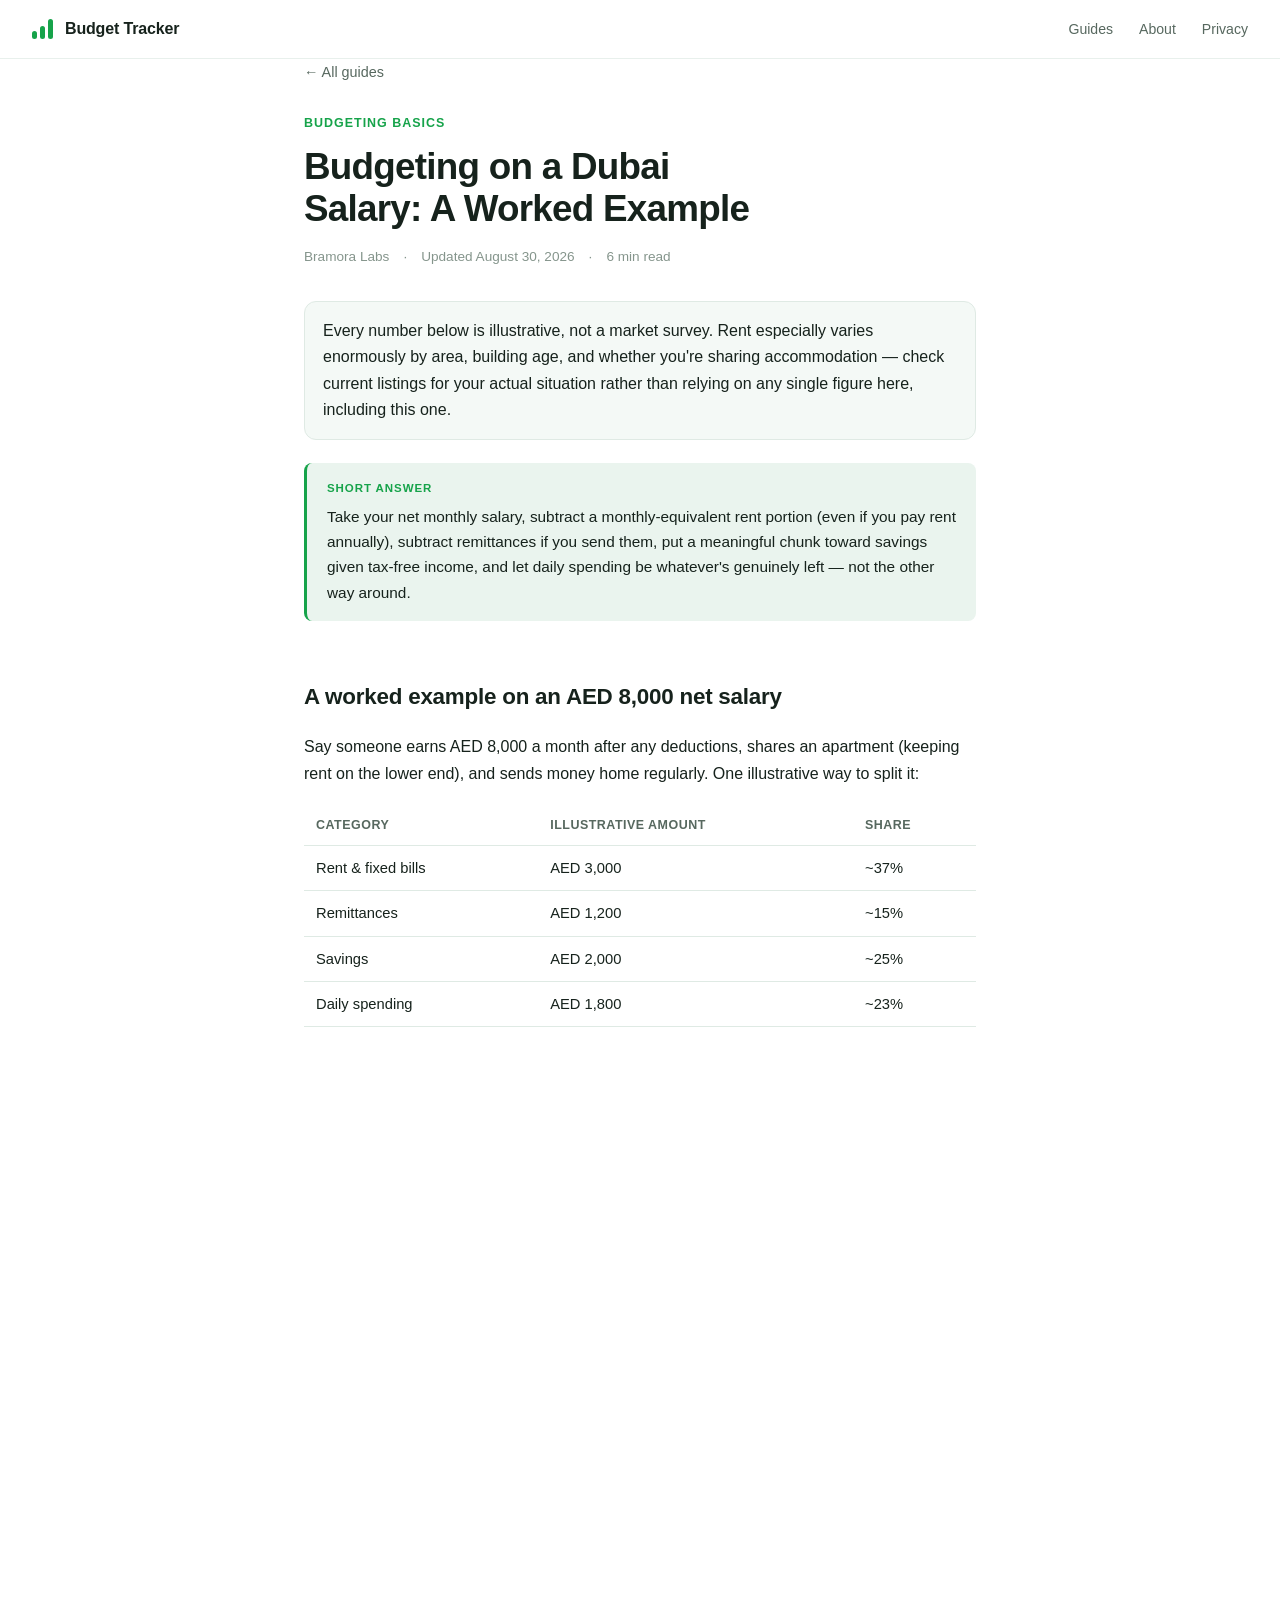
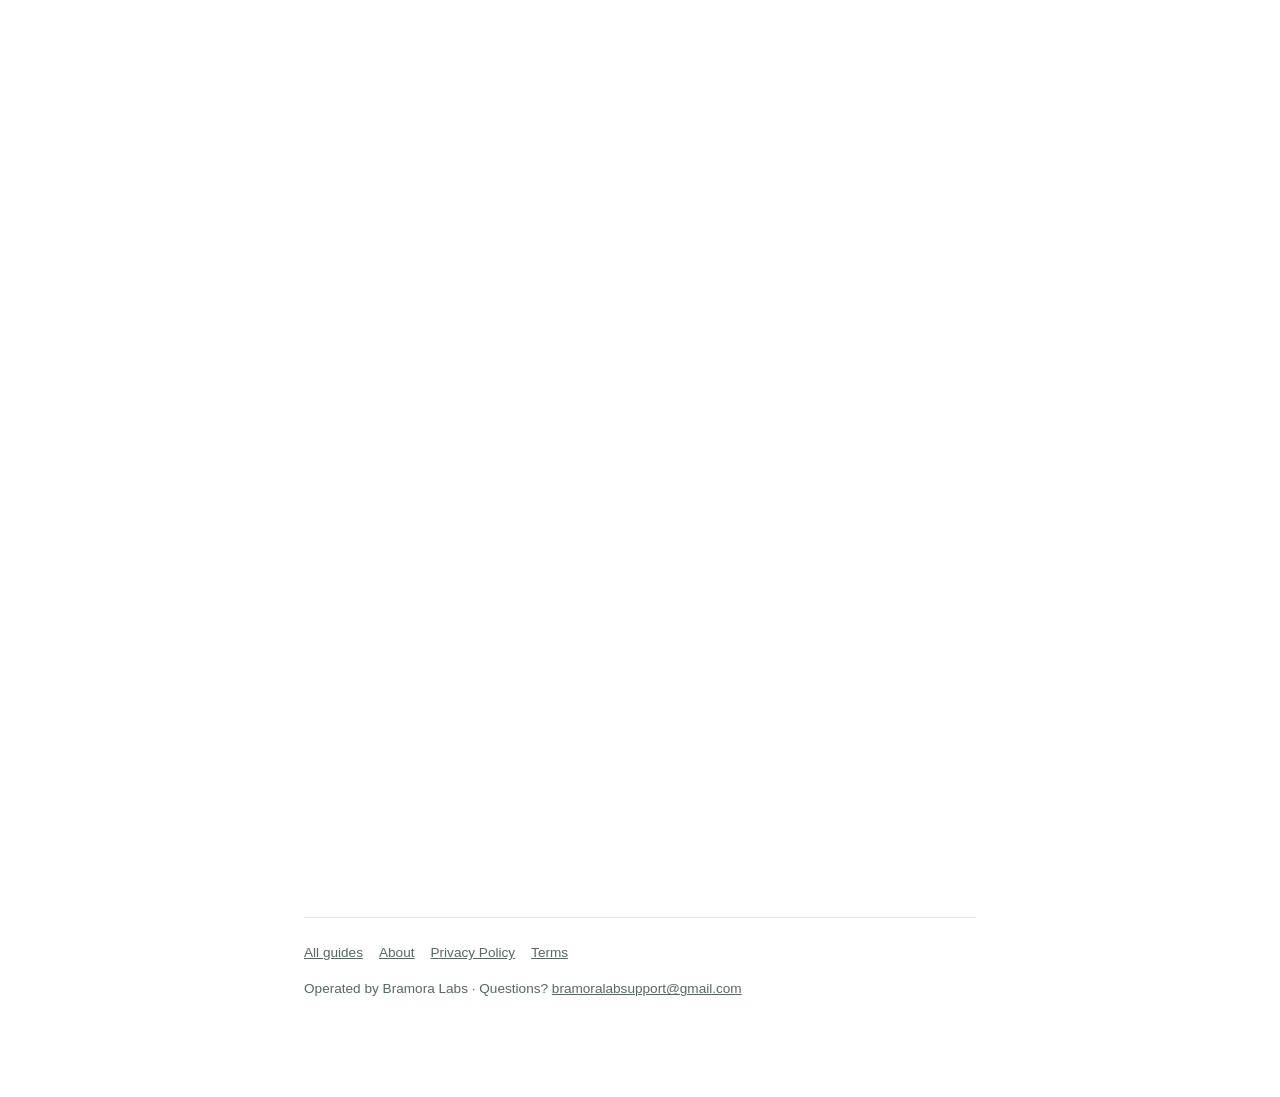
<file: guides/budgeting-on-a-dubai-salary.html>
<!doctype html>
<html lang="en">
<head>
<meta charset="utf-8">
<meta name="viewport" content="width=device-width, initial-scale=1">
<meta http-equiv="Content-Security-Policy" content="default-src 'self'; script-src 'self'; style-src 'self'; img-src 'self'; font-src 'self'; connect-src 'self'; form-action 'self'; base-uri 'self'; object-src 'none'">
<meta name="referrer" content="strict-origin-when-cross-origin">
<title>Budgeting on a Dubai Salary: A Worked Example</title>
<meta name="description" content="A worked budget breakdown for a Dubai salary — rent, remittances, savings and daily spending — using illustrative numbers you can adjust to your own.">
<link rel="canonical" href="https://mohammedajmal-tech.github.io/budget-tracker-site/guides/budgeting-on-a-dubai-salary.html">
<meta property="og:title" content="Budgeting on a Dubai Salary: A Worked Example">
<meta property="og:description" content="A worked budget breakdown for a Dubai salary, using illustrative numbers you can adjust to your own.">
<meta property="og:type" content="article">
<link rel="stylesheet" href="../style.css">
<script type="application/ld+json">
{
  "@context": "https://schema.org",
  "@type": "Article",
  "headline": "Budgeting on a Dubai Salary: A Worked Example",
  "description": "A worked budget breakdown for a Dubai salary — rent, remittances, savings and daily spending.",
  "author": { "@type": "Organization", "name": "Bramora Labs" },
  "publisher": { "@type": "Organization", "name": "Bramora Labs" },
  "datePublished": "2026-08-30",
  "dateModified": "2026-08-30"
}
</script>
<script type="application/ld+json">
{
  "@context": "https://schema.org",
  "@type": "FAQPage",
  "mainEntity": [
    {
      "@type": "Question",
      "name": "How should I split an AED 8,000 salary in Dubai?",
      "acceptedAnswer": { "@type": "Answer", "text": "As an illustrative starting split: roughly AED 2,800-3,200 toward rent and fixed bills, AED 800-1,600 toward remittances if applicable, AED 1,600-2,400 toward savings, and the remainder toward daily spending. Actual costs vary enormously by area, shared vs solo accommodation, and lifestyle, so treat this as a template to adjust, not a fixed answer." }
    },
    {
      "@type": "Question",
      "name": "Is Dubai expensive to live in on an average salary?",
      "acceptedAnswer": { "@type": "Answer", "text": "It depends heavily on rent, which varies widely by area and accommodation type, and on whether you're supporting dependents or sending remittances home. Salary alone isn't a reliable indicator of affordability without knowing those fixed costs." }
    },
    {
      "@type": "Question",
      "name": "How do I budget for rent in Dubai if it's not paid monthly?",
      "acceptedAnswer": { "@type": "Answer", "text": "Divide your total annual rent (or however many cheques you pay per year) by 12, and set that portion aside every month, even in months no cheque is actually due. Otherwise your monthly budget will look artificially healthy in most months and get blown in the month a cheque is due." }
    }
  ]
}
</script>
<script type="application/ld+json">
{
  "@context": "https://schema.org",
  "@type": "BreadcrumbList",
  "itemListElement": [
    { "@type": "ListItem", "position": 1, "name": "Home", "item": "https://mohammedajmal-tech.github.io/budget-tracker-site/" },
    { "@type": "ListItem", "position": 2, "name": "Guides", "item": "https://mohammedajmal-tech.github.io/budget-tracker-site/guides/index.html" },
    { "@type": "ListItem", "position": 3, "name": "Budgeting on a Dubai Salary: A Worked Example", "item": "https://mohammedajmal-tech.github.io/budget-tracker-site/guides/budgeting-on-a-dubai-salary.html" }
  ]
}
</script>
</head>
<body>

<div class="apple-nav">
  <a class="brand" href="../index.html">
    <span class="brand-mark"><span class="bar"></span><span class="bar"></span><span class="bar"></span></span>
    <span class="brand-name">Budget Tracker</span>
  </a>
  <div class="topnav-links">
    <a href="index.html" class="active">Guides</a>
    <a href="../about.html">About</a>
    <a href="../privacy.html">Privacy</a>
  </div>
</div>

<div class="wrap">

  <a class="back-link" href="index.html">&larr; All guides</a>

  <p class="eyebrow reveal">Budgeting basics</p>
  <h1 class="reveal">Budgeting on a Dubai Salary: A Worked Example</h1>
  <div class="article-meta reveal">
    <span>Bramora Labs</span>
    <span>&middot;</span>
    <span>Updated August 30, 2026</span>
    <span>&middot;</span>
    <span>6 min read</span>
  </div>

  <div class="callout reveal">
    <p>
      Every number below is illustrative, not a market survey. Rent especially varies enormously by area, building
      age, and whether you're sharing accommodation — check current listings for your actual situation rather than
      relying on any single figure here, including this one.
    </p>
  </div>

  <div class="tldr reveal">
    <div class="tldr-label">Short answer</div>
    <p>
      Take your net monthly salary, subtract a monthly-equivalent rent portion (even if you pay rent annually),
      subtract remittances if you send them, put a meaningful chunk toward savings given tax-free income, and let
      daily spending be whatever's genuinely left — not the other way around.
    </p>
  </div>

  <h2 class="reveal">A worked example on an AED 8,000 net salary</h2>
  <p class="reveal">
    Say someone earns AED 8,000 a month after any deductions, shares an apartment (keeping rent on the lower end),
    and sends money home regularly. One illustrative way to split it:
  </p>
  <table class="reveal">
    <thead><tr><th>Category</th><th>Illustrative amount</th><th>Share</th></tr></thead>
    <tbody>
      <tr><td>Rent &amp; fixed bills</td><td>AED 3,000</td><td>~37%</td></tr>
      <tr><td>Remittances</td><td>AED 1,200</td><td>~15%</td></tr>
      <tr><td>Savings</td><td>AED 2,000</td><td>~25%</td></tr>
      <tr><td>Daily spending</td><td>AED 1,800</td><td>~23%</td></tr>
    </tbody>
  </table>
  <p class="reveal">
    Change any of these and the rest shifts — someone with employer-provided housing might reallocate the entire
    rent line to savings; someone supporting a family back home might send far more than AED 1,200 and adjust
    savings down accordingly. The structure matters more than these specific numbers: rent and remittances treated
    as fixed commitments, savings set deliberately rather than left as an afterthought, and daily spending as
    whatever's genuinely left.
  </p>

  <h2 class="reveal">Handling rent that isn't paid monthly</h2>
  <p class="reveal">
    If rent is billed as one to four cheques a year rather than monthly, divide the total annual amount by 12 and
    treat that as a fixed monthly line — set the portion aside every month, including the months no cheque is
    actually due. Budgeting only for the months a cheque is due makes most months look artificially healthy and the
    cheque month look like a crisis, when really it's just deferred rent you didn't account for earlier.
  </p>

  <h2 class="reveal">Adjusting for your own numbers</h2>
  <ol class="reveal">
    <li>Start with your actual net salary, not a rounded estimate.</li>
    <li>Get your real rent figure — divided into a monthly equivalent — before estimating anything else.</li>
    <li>If you send remittances, use your actual average from the last few months, not what you intend to send.</li>
    <li>Set savings as a deliberate amount, not whatever happens to be left after spending.</li>
    <li>Let daily spending be the genuine remainder, and track it for a month to see if the number holds up.</li>
  </ol>

  <h2 class="reveal">Frequently asked</h2>
  <div class="faq-item reveal">
    <p class="q">How should I split an AED 8,000 salary in Dubai?</p>
    <p class="a">As an illustrative starting point: ~AED 3,000 rent, ~AED 1,200 remittances, ~AED 2,000 savings, and the remainder for daily spending — adjust heavily based on your real rent, dependents, and remittance commitments.</p>
  </div>
  <div class="faq-item reveal delay-1">
    <p class="q">Is Dubai expensive on an average salary?</p>
    <p class="a">It depends far more on your rent and remittance commitments than on salary alone — those two numbers determine affordability more than the headline salary figure does.</p>
  </div>
  <div class="faq-item reveal delay-2">
    <p class="q">How do I budget for rent that isn't paid monthly?</p>
    <p class="a">Divide your total annual rent by 12 and set that portion aside every month, even when no cheque is due, so the cheque month doesn't blow up your budget.</p>
  </div>

  <div class="callout accent reveal">
    <p>
      Budget Tracker lets you set per-category budgets for rent, remittances and savings separately, with quick
      entry for daily spending — so you can see whether a split like this one actually holds up against your real
      numbers. It's free, offline, and ad-free.
    </p>
  </div>

  <p class="reveal">
    Related: <a href="how-much-to-save-salary-uae-gcc.html">how much to save from your salary in the GCC</a> and
    <a href="aed-budgeting-101-gcc-expats.html">AED Budgeting 101</a>.
  </p>

  <footer class="site-footer">
    <div class="foot-links">
      <a href="index.html">All guides</a>
      <a href="../about.html">About</a>
      <a href="../privacy.html">Privacy Policy</a>
      <a href="../terms.html">Terms</a>
    </div>
    Operated by Bramora Labs · Questions? <a href="mailto:bramoralabsupport@gmail.com">bramoralabsupport@gmail.com</a>
  </footer>

</div>
<script src="../reveal.js" defer></script>
</body>
</html>
</file>
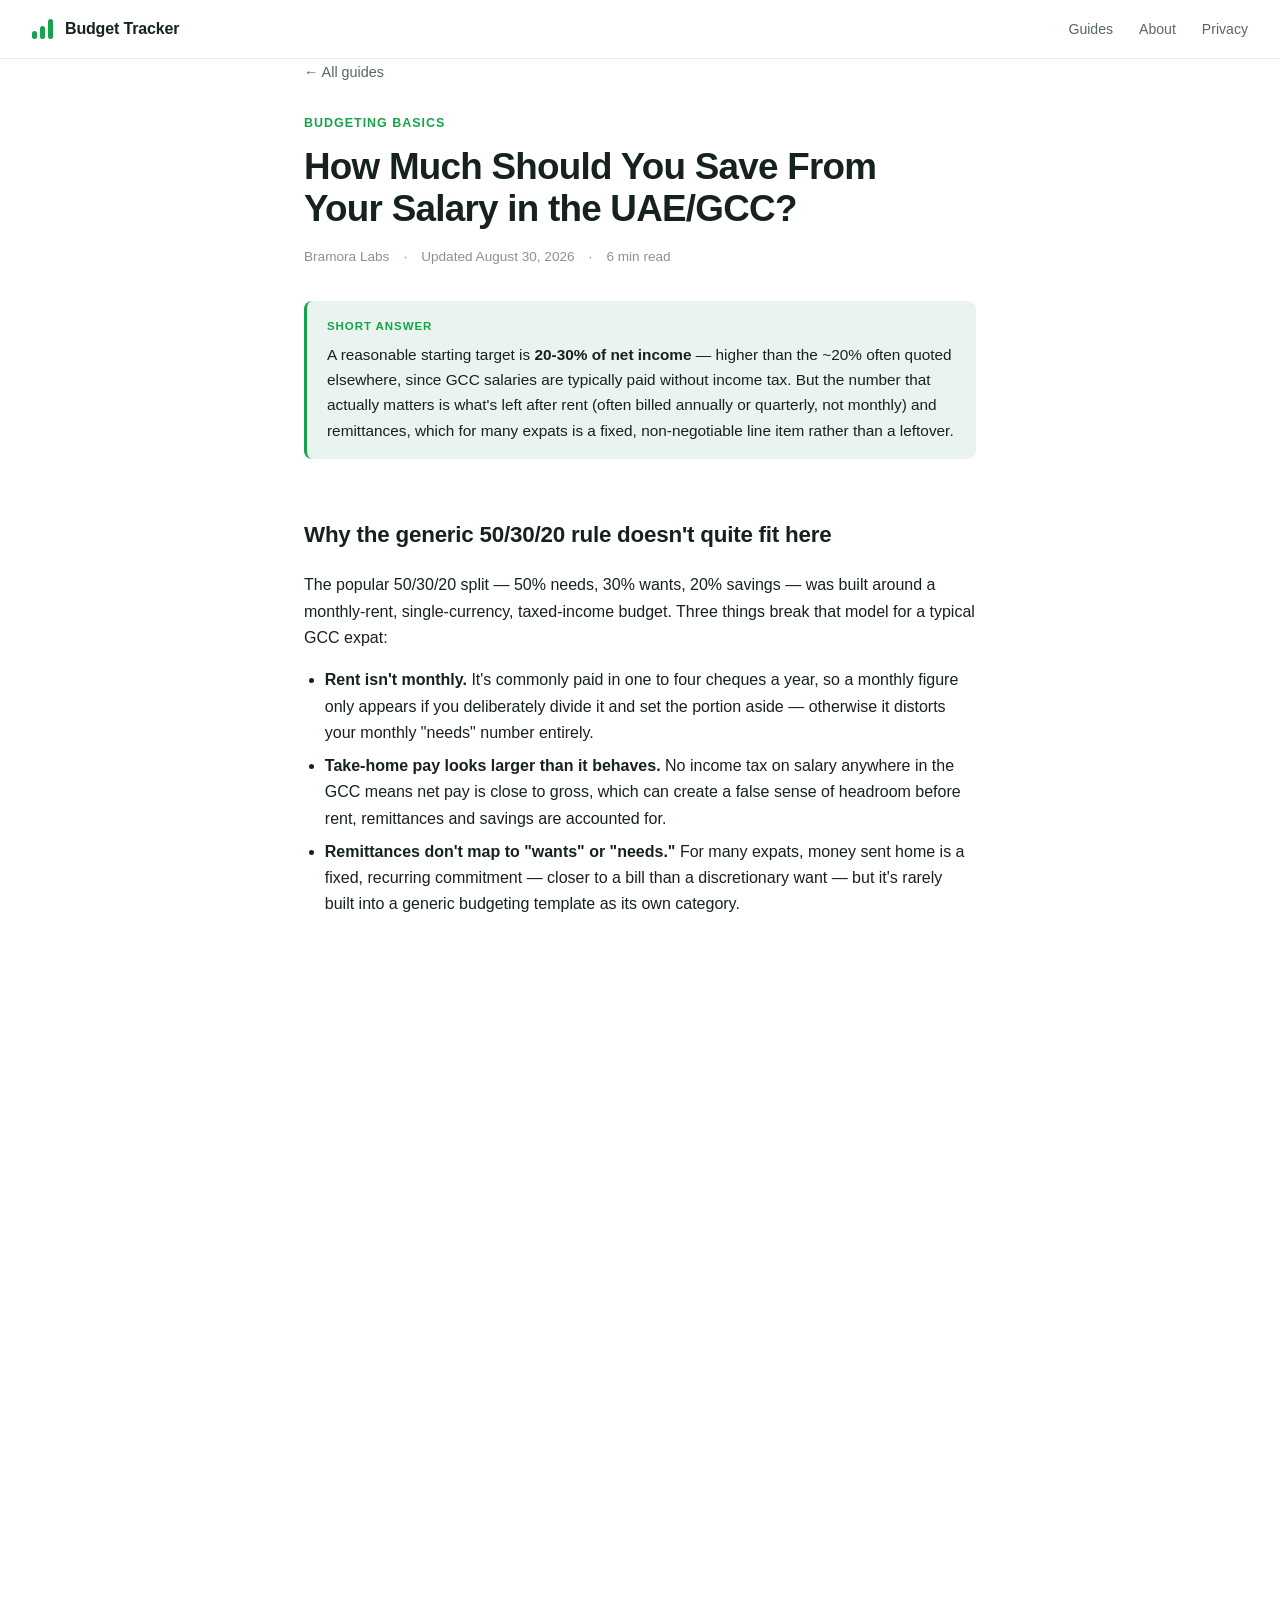
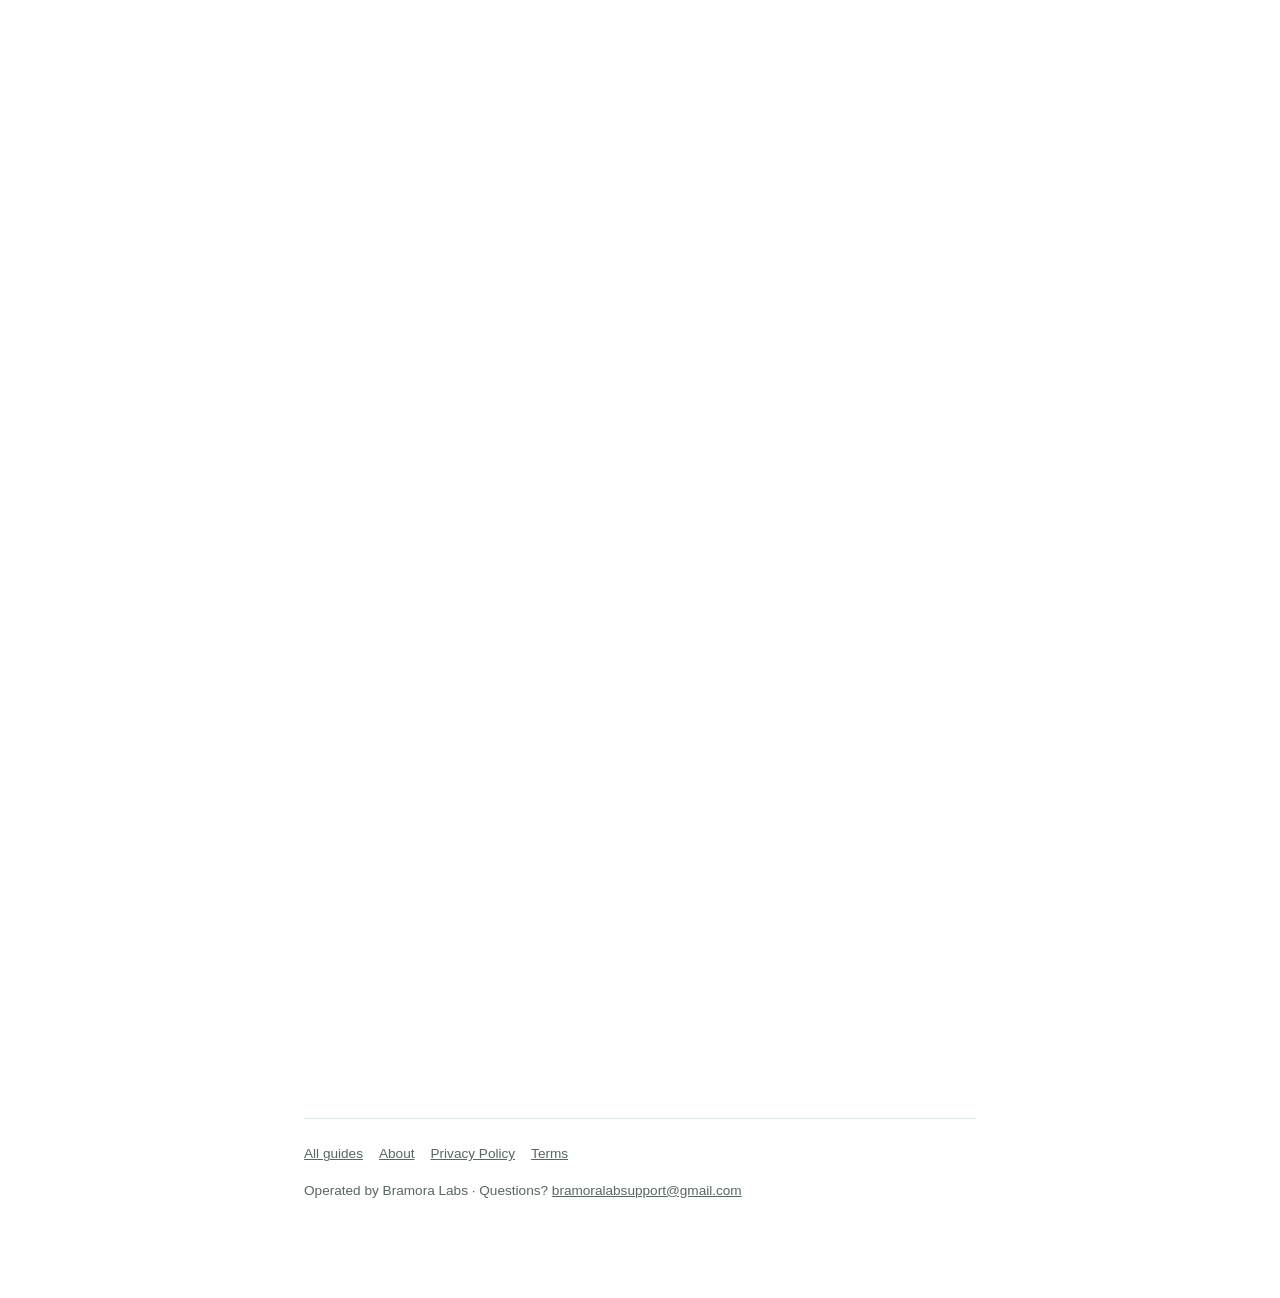
<file: guides/how-much-to-save-salary-uae-gcc.html>
<!doctype html>
<html lang="en">
<head>
<meta charset="utf-8">
<meta name="viewport" content="width=device-width, initial-scale=1">
<meta http-equiv="Content-Security-Policy" content="default-src 'self'; script-src 'self'; style-src 'self'; img-src 'self'; font-src 'self'; connect-src 'self'; form-action 'self'; base-uri 'self'; object-src 'none'">
<meta name="referrer" content="strict-origin-when-cross-origin">
<title>How Much Should You Save From Your Salary in the UAE/GCC?</title>
<meta name="description" content="A savings-rate guide adapted for GCC expats — why the generic 50/30/20 rule doesn't quite fit, and a starting split that accounts for remittances and tax-free pay.">
<link rel="canonical" href="https://mohammedajmal-tech.github.io/budget-tracker-site/guides/how-much-to-save-salary-uae-gcc.html">
<meta property="og:title" content="How Much Should You Save From Your Salary in the UAE/GCC?">
<meta property="og:description" content="Why the generic 50/30/20 rule doesn't quite fit GCC expat life, and a starting split that does.">
<meta property="og:type" content="article">
<link rel="stylesheet" href="../style.css">
<script type="application/ld+json">
{
  "@context": "https://schema.org",
  "@type": "Article",
  "headline": "How Much Should You Save From Your Salary in the UAE/GCC?",
  "description": "A savings-rate guide adapted for GCC expats, accounting for tax-free pay and remittances.",
  "author": { "@type": "Organization", "name": "Bramora Labs" },
  "publisher": { "@type": "Organization", "name": "Bramora Labs" },
  "datePublished": "2026-08-30",
  "dateModified": "2026-08-30"
}
</script>
<script type="application/ld+json">
{
  "@context": "https://schema.org",
  "@type": "FAQPage",
  "mainEntity": [
    {
      "@type": "Question",
      "name": "What percentage of my salary should I save while living in the UAE or GCC?",
      "acceptedAnswer": { "@type": "Answer", "text": "A commonly cited starting point is 20-30% of net income, higher than the ~20% often suggested elsewhere, since GCC salaries are typically paid tax-free. That figure should shift based on your actual fixed costs, especially rent (often paid in one to four annual cheques) and any remittances you send home." }
    },
    {
      "@type": "Question",
      "name": "Does the 50/30/20 rule work for GCC expats?",
      "acceptedAnswer": { "@type": "Answer", "text": "Not cleanly. It was designed around monthly rent, no international remittances, and taxed income. GCC expat budgets typically have annual or quarterly rent cheques, tax-free pay that looks bigger than it behaves, and a remittance line that doesn't fit into 'wants' or 'needs' as usually defined." }
    },
    {
      "@type": "Question",
      "name": "Should remittances count as savings?",
      "acceptedAnswer": { "@type": "Answer", "text": "No — treat them as a separate category. Money sent home is spent, not saved, even if it's going toward a goal. Folding it into your savings percentage overstates how much you're actually retaining." }
    }
  ]
}
</script>
<script type="application/ld+json">
{
  "@context": "https://schema.org",
  "@type": "BreadcrumbList",
  "itemListElement": [
    { "@type": "ListItem", "position": 1, "name": "Home", "item": "https://mohammedajmal-tech.github.io/budget-tracker-site/" },
    { "@type": "ListItem", "position": 2, "name": "Guides", "item": "https://mohammedajmal-tech.github.io/budget-tracker-site/guides/index.html" },
    { "@type": "ListItem", "position": 3, "name": "How Much Should You Save From Your Salary in the UAE/GCC?", "item": "https://mohammedajmal-tech.github.io/budget-tracker-site/guides/how-much-to-save-salary-uae-gcc.html" }
  ]
}
</script>
</head>
<body>

<div class="apple-nav">
  <a class="brand" href="../index.html">
    <span class="brand-mark"><span class="bar"></span><span class="bar"></span><span class="bar"></span></span>
    <span class="brand-name">Budget Tracker</span>
  </a>
  <div class="topnav-links">
    <a href="index.html" class="active">Guides</a>
    <a href="../about.html">About</a>
    <a href="../privacy.html">Privacy</a>
  </div>
</div>

<div class="wrap">

  <a class="back-link" href="index.html">&larr; All guides</a>

  <p class="eyebrow reveal">Budgeting basics</p>
  <h1 class="reveal">How Much Should You Save From Your Salary in the UAE/GCC?</h1>
  <div class="article-meta reveal">
    <span>Bramora Labs</span>
    <span>&middot;</span>
    <span>Updated August 30, 2026</span>
    <span>&middot;</span>
    <span>6 min read</span>
  </div>

  <div class="tldr reveal">
    <div class="tldr-label">Short answer</div>
    <p>
      A reasonable starting target is <strong>20-30% of net income</strong> — higher than the ~20% often quoted
      elsewhere, since GCC salaries are typically paid without income tax. But the number that actually matters is
      what's left after rent (often billed annually or quarterly, not monthly) and remittances, which for many
      expats is a fixed, non-negotiable line item rather than a leftover.
    </p>
  </div>

  <h2 class="reveal">Why the generic 50/30/20 rule doesn't quite fit here</h2>
  <p class="reveal">
    The popular 50/30/20 split — 50% needs, 30% wants, 20% savings — was built around a monthly-rent, single-currency,
    taxed-income budget. Three things break that model for a typical GCC expat:
  </p>
  <ul class="reveal">
    <li><strong>Rent isn't monthly.</strong> It's commonly paid in one to four cheques a year, so a monthly figure only appears if you deliberately divide it and set the portion aside — otherwise it distorts your monthly "needs" number entirely.</li>
    <li><strong>Take-home pay looks larger than it behaves.</strong> No income tax on salary anywhere in the GCC means net pay is close to gross, which can create a false sense of headroom before rent, remittances and savings are accounted for.</li>
    <li><strong>Remittances don't map to "wants" or "needs."</strong> For many expats, money sent home is a fixed, recurring commitment — closer to a bill than a discretionary want — but it's rarely built into a generic budgeting template as its own category.</li>
  </ul>

  <h2 class="reveal">A starting split that accounts for this</h2>
  <table class="reveal">
    <thead><tr><th>Category</th><th>Suggested share</th><th>Why</th></tr></thead>
    <tbody>
      <tr><td>Rent &amp; fixed bills</td><td>~35-40%</td><td>Divide annual/quarterly rent into a monthly figure rather than budgeting only for the months a cheque is due</td></tr>
      <tr><td>Remittances</td><td>~10-20%</td><td>Its own category, not folded into savings or spending</td></tr>
      <tr><td>Savings</td><td>~20-30%</td><td>Higher than the generic 20%, reflecting tax-free income — adjust down if your fixed costs run high</td></tr>
      <tr><td>Daily spending</td><td>Remainder</td><td>Groceries, transport, dining, everything variable</td></tr>
    </tbody>
  </table>
  <p class="reveal">
    These numbers won't fit everyone — someone supporting a family back home may send far more than 20%, and someone
    with employer-provided housing may have little to no rent line at all. Treat this as a starting split to adjust
    against your real numbers, not a rule.
  </p>

  <h2 class="reveal">Why remittances shouldn't count as savings</h2>
  <p class="reveal">
    It's tempting to lump remittances into your savings percentage, especially if the money is going toward a goal
    back home — a house, a parent's expenses, a sibling's education. But it's spent, not saved: it's left your
    control and your account. Counting it as savings overstates how much you're actually retaining for yourself,
    and makes it harder to plan for your own goals separately from the ones you're funding elsewhere.
  </p>

  <h2 class="reveal">How to find your actual number</h2>
  <ol class="reveal">
    <li>Track a full month of real spending before picking a target — a percentage based on a guess is worse than one based on your actual rent, remittance and bill totals.</li>
    <li>Separate rent, remittances, savings and daily spending into distinct categories, not one combined "expenses" bucket.</li>
    <li>Set the savings percentage last, as whatever's genuinely left over — not first, as an aspirational number you then have to force the rest of the budget to fit.</li>
  </ol>

  <h2 class="reveal">Frequently asked</h2>
  <div class="faq-item reveal">
    <p class="q">What percentage of my salary should I save in the UAE/GCC?</p>
    <p class="a">A starting point of 20-30% of net income, adjusted for your actual rent and remittance commitments — higher than the generic 20% often quoted, reflecting tax-free pay.</p>
  </div>
  <div class="faq-item reveal delay-1">
    <p class="q">Does the 50/30/20 rule work here?</p>
    <p class="a">Not cleanly — it assumes monthly rent, no remittances, and taxed income, none of which match a typical GCC expat budget.</p>
  </div>
  <div class="faq-item reveal delay-2">
    <p class="q">Should remittances count toward my savings percentage?</p>
    <p class="a">No — track them as their own category. They're spent, not saved, even when they're going toward a goal.</p>
  </div>

  <div class="callout accent reveal">
    <p>
      Budget Tracker splits rent, remittances, savings and daily spending into distinct categories with per-category
      budgets, so you can see your real numbers instead of estimating them. It's free, offline, and ad-free.
    </p>
  </div>

  <p class="reveal">
    Related: <a href="aed-budgeting-101-gcc-expats.html">AED Budgeting 101</a>,
    <a href="budgeting-on-a-dubai-salary.html">a worked Dubai-salary example</a>, and
    <a href="multi-currency-remittance-tracking-guide.html">tracking remittances as their own category</a>.
  </p>

  <footer class="site-footer">
    <div class="foot-links">
      <a href="index.html">All guides</a>
      <a href="../about.html">About</a>
      <a href="../privacy.html">Privacy Policy</a>
      <a href="../terms.html">Terms</a>
    </div>
    Operated by Bramora Labs · Questions? <a href="mailto:bramoralabsupport@gmail.com">bramoralabsupport@gmail.com</a>
  </footer>

</div>
<script src="../reveal.js" defer></script>
</body>
</html>
</file>
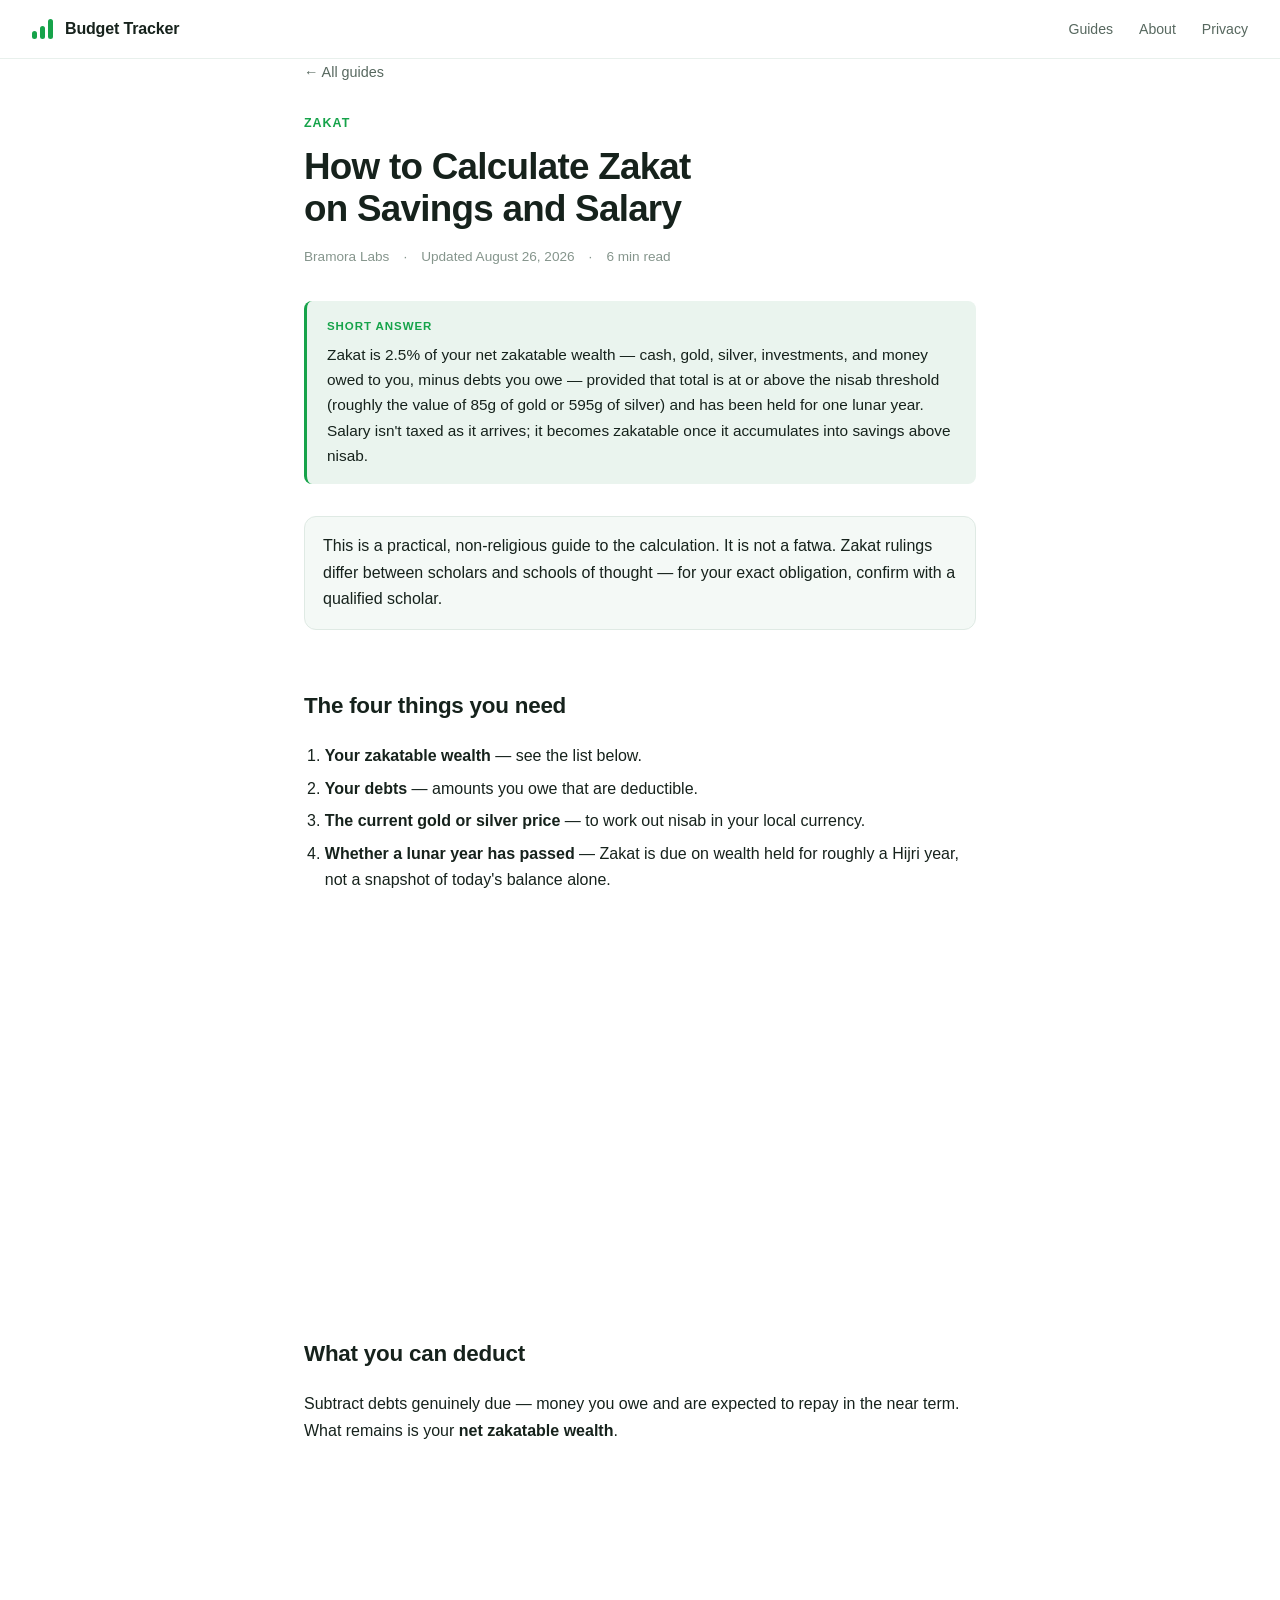
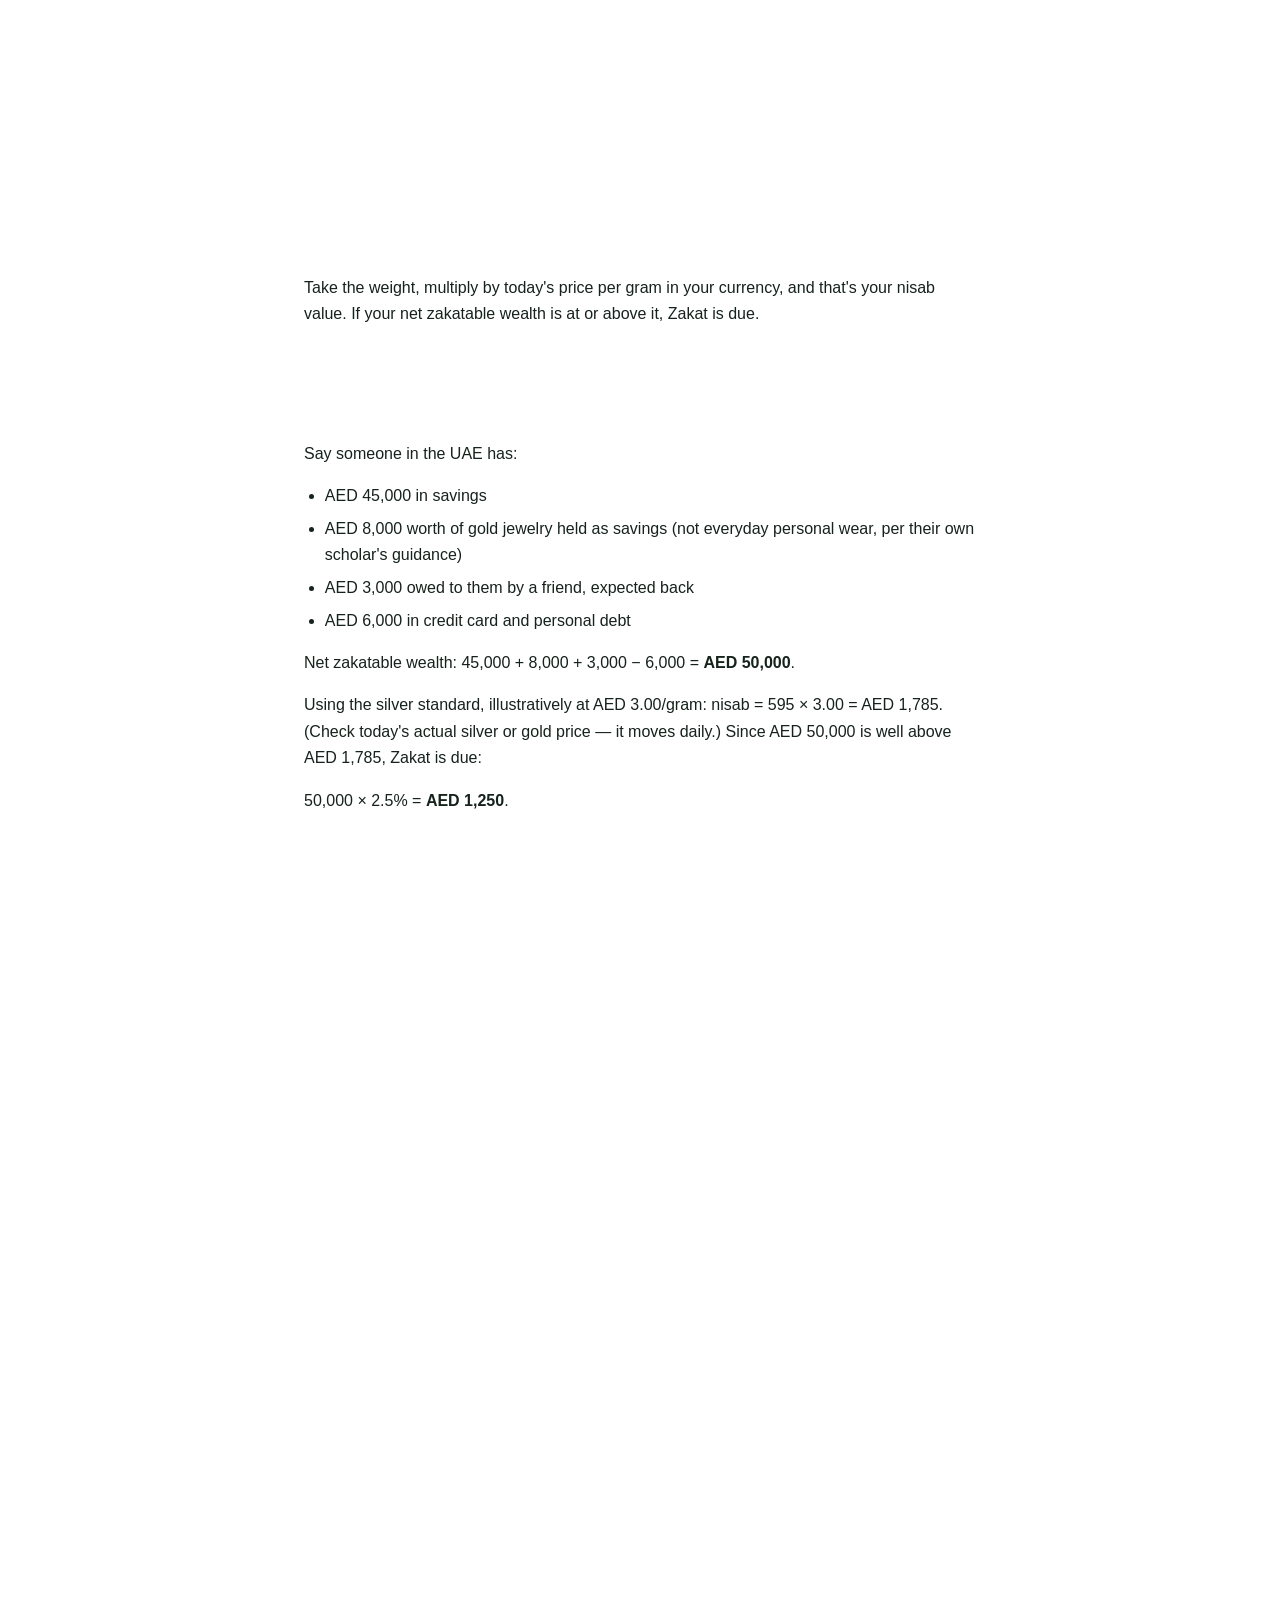
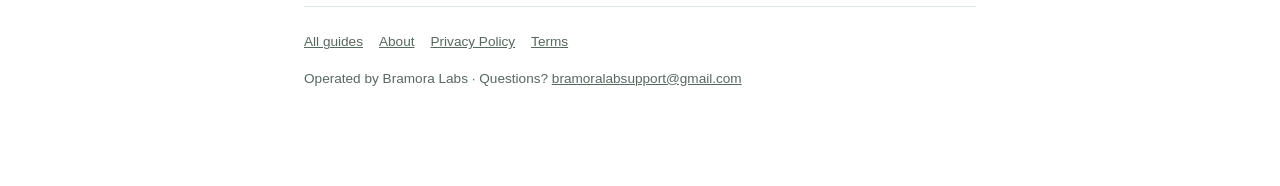
<file: guides/how-to-calculate-zakat-on-savings.html>
<!doctype html>
<html lang="en">
<head>
<meta charset="utf-8">
<meta name="viewport" content="width=device-width, initial-scale=1">
<meta http-equiv="Content-Security-Policy" content="default-src 'self'; script-src 'self'; style-src 'self'; img-src 'self'; font-src 'self'; connect-src 'self'; form-action 'self'; base-uri 'self'; object-src 'none'">
<meta name="referrer" content="strict-origin-when-cross-origin">
<title>How to Calculate Zakat on Savings and Salary (GCC Guide)</title>
<meta name="description" content="A step-by-step method for calculating Zakat on cash, gold, silver, investments and salary savings — nisab thresholds, the 2.5% rate, and a worked AED example.">
<link rel="canonical" href="https://mohammedajmal-tech.github.io/budget-tracker-site/guides/how-to-calculate-zakat-on-savings.html">
<meta property="og:title" content="How to Calculate Zakat on Savings and Salary">
<meta property="og:description" content="Nisab thresholds, the 2.5% rate, what counts as zakatable wealth, and a worked example in AED.">
<meta property="og:type" content="article">
<link rel="stylesheet" href="../style.css">
<script type="application/ld+json">
{
  "@context": "https://schema.org",
  "@type": "Article",
  "headline": "How to Calculate Zakat on Savings and Salary",
  "description": "A step-by-step method for calculating Zakat on cash, gold, silver, investments and salary savings.",
  "author": { "@type": "Organization", "name": "Bramora Labs" },
  "publisher": { "@type": "Organization", "name": "Bramora Labs" },
  "datePublished": "2026-08-26",
  "dateModified": "2026-08-26"
}
</script>
<script type="application/ld+json">
{
  "@context": "https://schema.org",
  "@type": "FAQPage",
  "mainEntity": [
    {
      "@type": "Question",
      "name": "What percentage is Zakat on savings?",
      "acceptedAnswer": { "@type": "Answer", "text": "2.5% (one fortieth) of your net zakatable wealth, provided that wealth is at or above the nisab threshold and has been held for one lunar (Hijri) year." }
    },
    {
      "@type": "Question",
      "name": "What is nisab?",
      "acceptedAnswer": { "@type": "Answer", "text": "Nisab is the minimum amount of wealth a Muslim must have before Zakat becomes due. It's commonly set at the value of about 85 grams of gold or 595 grams of silver, priced at current market rates — figures vary slightly by scholar, roughly 85-87.48g gold and 595-612.36g silver." }
    },
    {
      "@type": "Question",
      "name": "Should I use the gold or silver nisab?",
      "acceptedAnswer": { "@type": "Answer", "text": "Either is valid. The silver nisab is lower in value than the gold nisab, so more people qualify to pay — many scholars recommend it on the basis that more Zakat then reaches those in need. The choice is between you and your scholar." }
    },
    {
      "@type": "Question",
      "name": "Do I pay Zakat on my salary?",
      "acceptedAnswer": { "@type": "Answer", "text": "Not directly. Zakat is due on wealth you hold and retain for a full lunar year above the nisab, not on income as it's earned. Salary becomes zakatable once it turns into savings that sit above nisab for a year." }
    }
  ]
}
</script>
<script type="application/ld+json">
{
  "@context": "https://schema.org",
  "@type": "HowTo",
  "name": "How to Calculate Zakat on Savings and Salary",
  "description": "A step-by-step method for calculating Zakat on cash, gold, silver, investments and salary savings.",
  "step": [
    { "@type": "HowToStep", "name": "List your zakatable wealth", "text": "Add up cash on hand and in bank accounts, gold and silver you own, investments, and money owed to you that you expect to recover." },
    { "@type": "HowToStep", "name": "Subtract deductible debts", "text": "Subtract money you genuinely owe and are expected to repay in the near term. What remains is your net zakatable wealth." },
    { "@type": "HowToStep", "name": "Work out the nisab threshold", "text": "Take the gold (~85g) or silver (~595g) nisab weight, multiply by today's price per gram in your currency, to get the nisab value." },
    { "@type": "HowToStep", "name": "Check you've held it for a lunar year", "text": "Zakat is due on wealth held at or above nisab for roughly a Hijri year, not a snapshot of today's balance alone." },
    { "@type": "HowToStep", "name": "Calculate 2.5%", "text": "If your net zakatable wealth is at or above nisab and has been held for a lunar year, multiply it by 2.5% to get the amount due." }
  ]
}
</script>
<script type="application/ld+json">
{
  "@context": "https://schema.org",
  "@type": "BreadcrumbList",
  "itemListElement": [
    { "@type": "ListItem", "position": 1, "name": "Home", "item": "https://mohammedajmal-tech.github.io/budget-tracker-site/" },
    { "@type": "ListItem", "position": 2, "name": "Guides", "item": "https://mohammedajmal-tech.github.io/budget-tracker-site/guides/index.html" },
    { "@type": "ListItem", "position": 3, "name": "How to Calculate Zakat on Savings and Salary", "item": "https://mohammedajmal-tech.github.io/budget-tracker-site/guides/how-to-calculate-zakat-on-savings.html" }
  ]
}
</script>
</head>
<body>

<div class="apple-nav">
  <a class="brand" href="../index.html">
    <span class="brand-mark"><span class="bar"></span><span class="bar"></span><span class="bar"></span></span>
    <span class="brand-name">Budget Tracker</span>
  </a>
  <div class="topnav-links">
    <a href="index.html" class="active">Guides</a>
    <a href="../about.html">About</a>
    <a href="../privacy.html">Privacy</a>
  </div>
</div>

<div class="wrap">

  <a class="back-link" href="index.html">&larr; All guides</a>

  <p class="eyebrow reveal">Zakat</p>
  <h1 class="reveal">How to Calculate Zakat on Savings and Salary</h1>
  <div class="article-meta reveal">
    <span>Bramora Labs</span>
    <span>&middot;</span>
    <span>Updated August 26, 2026</span>
    <span>&middot;</span>
    <span>6 min read</span>
  </div>

  <div class="tldr reveal">
    <div class="tldr-label">Short answer</div>
    <p>
      Zakat is 2.5% of your net zakatable wealth — cash, gold, silver, investments, and money owed to you, minus
      debts you owe — provided that total is at or above the nisab threshold (roughly the value of 85g of gold or
      595g of silver) and has been held for one lunar year. Salary isn't taxed as it arrives; it becomes zakatable
      once it accumulates into savings above nisab.
    </p>
  </div>

  <div class="callout reveal">
    <p>
      This is a practical, non-religious guide to the calculation. It is not a fatwa. Zakat rulings differ between
      scholars and schools of thought — for your exact obligation, confirm with a qualified scholar.
    </p>
  </div>

  <h2 class="reveal">The four things you need</h2>
  <ol>
    <li><strong>Your zakatable wealth</strong> — see the list below.</li>
    <li><strong>Your debts</strong> — amounts you owe that are deductible.</li>
    <li><strong>The current gold or silver price</strong> — to work out nisab in your local currency.</li>
    <li><strong>Whether a lunar year has passed</strong> — Zakat is due on wealth held for roughly a Hijri year, not a snapshot of today's balance alone.</li>
  </ol>

  <h2 class="reveal">What counts as zakatable wealth</h2>
  <table class="reveal">
    <thead><tr><th>Include</th><th>Exclude</th></tr></thead>
    <tbody>
      <tr><td>Cash on hand and in bank accounts</td><td>Your home (primary residence)</td></tr>
      <tr><td>Gold and silver you own</td><td>Your car</td></tr>
      <tr><td>Investments (stocks, funds, business assets)</td><td>Personal-use items — furniture, electronics, clothing</td></tr>
      <tr><td>Money owed to you that you expect to recover</td><td>Wealth held for less than a lunar year</td></tr>
    </tbody>
  </table>

  <h2>What you can deduct</h2>
  <p>
    Subtract debts genuinely due — money you owe and are expected to repay in the near term. What remains is your
    <strong>net zakatable wealth</strong>.
  </p>

  <h2 class="reveal">The nisab threshold</h2>
  <p class="reveal">
    You only owe Zakat if your net zakatable wealth is at or above nisab. Two standards are commonly used:
  </p>
  <table class="reveal">
    <thead><tr><th>Standard</th><th>Weight</th><th>Notes</th></tr></thead>
    <tbody>
      <tr><td>Gold</td><td>~85g (some scholars: up to 87.48g)</td><td>Higher value, fewer people meet it</td></tr>
      <tr><td>Silver</td><td>~595g (some scholars: up to 612.36g)</td><td>Lower value — many scholars recommend it, since more people then qualify to give, meaning more Zakat reaches those in need</td></tr>
    </tbody>
  </table>
  <p>
    Take the weight, multiply by today's price per gram in your currency, and that's your nisab value. If your net
    zakatable wealth is at or above it, Zakat is due.
  </p>

  <h2 class="reveal">Worked example</h2>
  <p>Say someone in the UAE has:</p>
  <ul>
    <li>AED 45,000 in savings</li>
    <li>AED 8,000 worth of gold jewelry held as savings (not everyday personal wear, per their own scholar's guidance)</li>
    <li>AED 3,000 owed to them by a friend, expected back</li>
    <li>AED 6,000 in credit card and personal debt</li>
  </ul>
  <p>
    Net zakatable wealth: 45,000 + 8,000 + 3,000 − 6,000 = <strong>AED 50,000</strong>.
  </p>
  <p>
    Using the silver standard, illustratively at AED 3.00/gram: nisab = 595 × 3.00 = AED 1,785. (Check today's actual
    silver or gold price — it moves daily.) Since AED 50,000 is well above AED 1,785, Zakat is due:
  </p>
  <p>
    50,000 × 2.5% = <strong>AED 1,250</strong>.
  </p>

  <h2 class="reveal">Frequently asked</h2>
  <div class="faq-item reveal">
    <p class="q">What percentage is Zakat on savings?</p>
    <p class="a">2.5% (one fortieth) of net zakatable wealth, once it's at or above nisab and held for a lunar year.</p>
  </div>
  <div class="faq-item reveal delay-1">
    <p class="q">What is nisab?</p>
    <p class="a">The minimum wealth threshold before Zakat applies — commonly the value of ~85g of gold or ~595g of silver at current prices (figures vary slightly by scholar).</p>
  </div>
  <div class="faq-item reveal delay-2">
    <p class="q">Gold or silver nisab — which should I use?</p>
    <p class="a">Both are valid; it's a choice between you and your scholar. The silver nisab is lower, so many scholars recommend it — more people end up qualifying to give.</p>
  </div>
  <div class="faq-item reveal delay-3">
    <p class="q">Do I pay Zakat directly on my salary?</p>
    <p class="a">No — Zakat applies to wealth you hold and retain above nisab for a lunar year, not to income the moment it's earned.</p>
  </div>

  <div class="callout accent reveal">
    <p>
      <strong>Doing this by hand every year is tedious.</strong> Budget Tracker has this exact calculation built in —
      enter your cash, gold, silver, investments and debts, pick a nisab standard, and it shows what's due. It's free,
      and your numbers never leave your phone.
    </p>
  </div>

  <footer class="site-footer">
    <div class="foot-links">
      <a href="index.html">All guides</a>
      <a href="../about.html">About</a>
      <a href="../privacy.html">Privacy Policy</a>
      <a href="../terms.html">Terms</a>
    </div>
    Operated by Bramora Labs · Questions? <a href="mailto:bramoralabsupport@gmail.com">bramoralabsupport@gmail.com</a>
  </footer>

</div>
<script src="../reveal.js" defer></script>
</body>
</html>
</file>
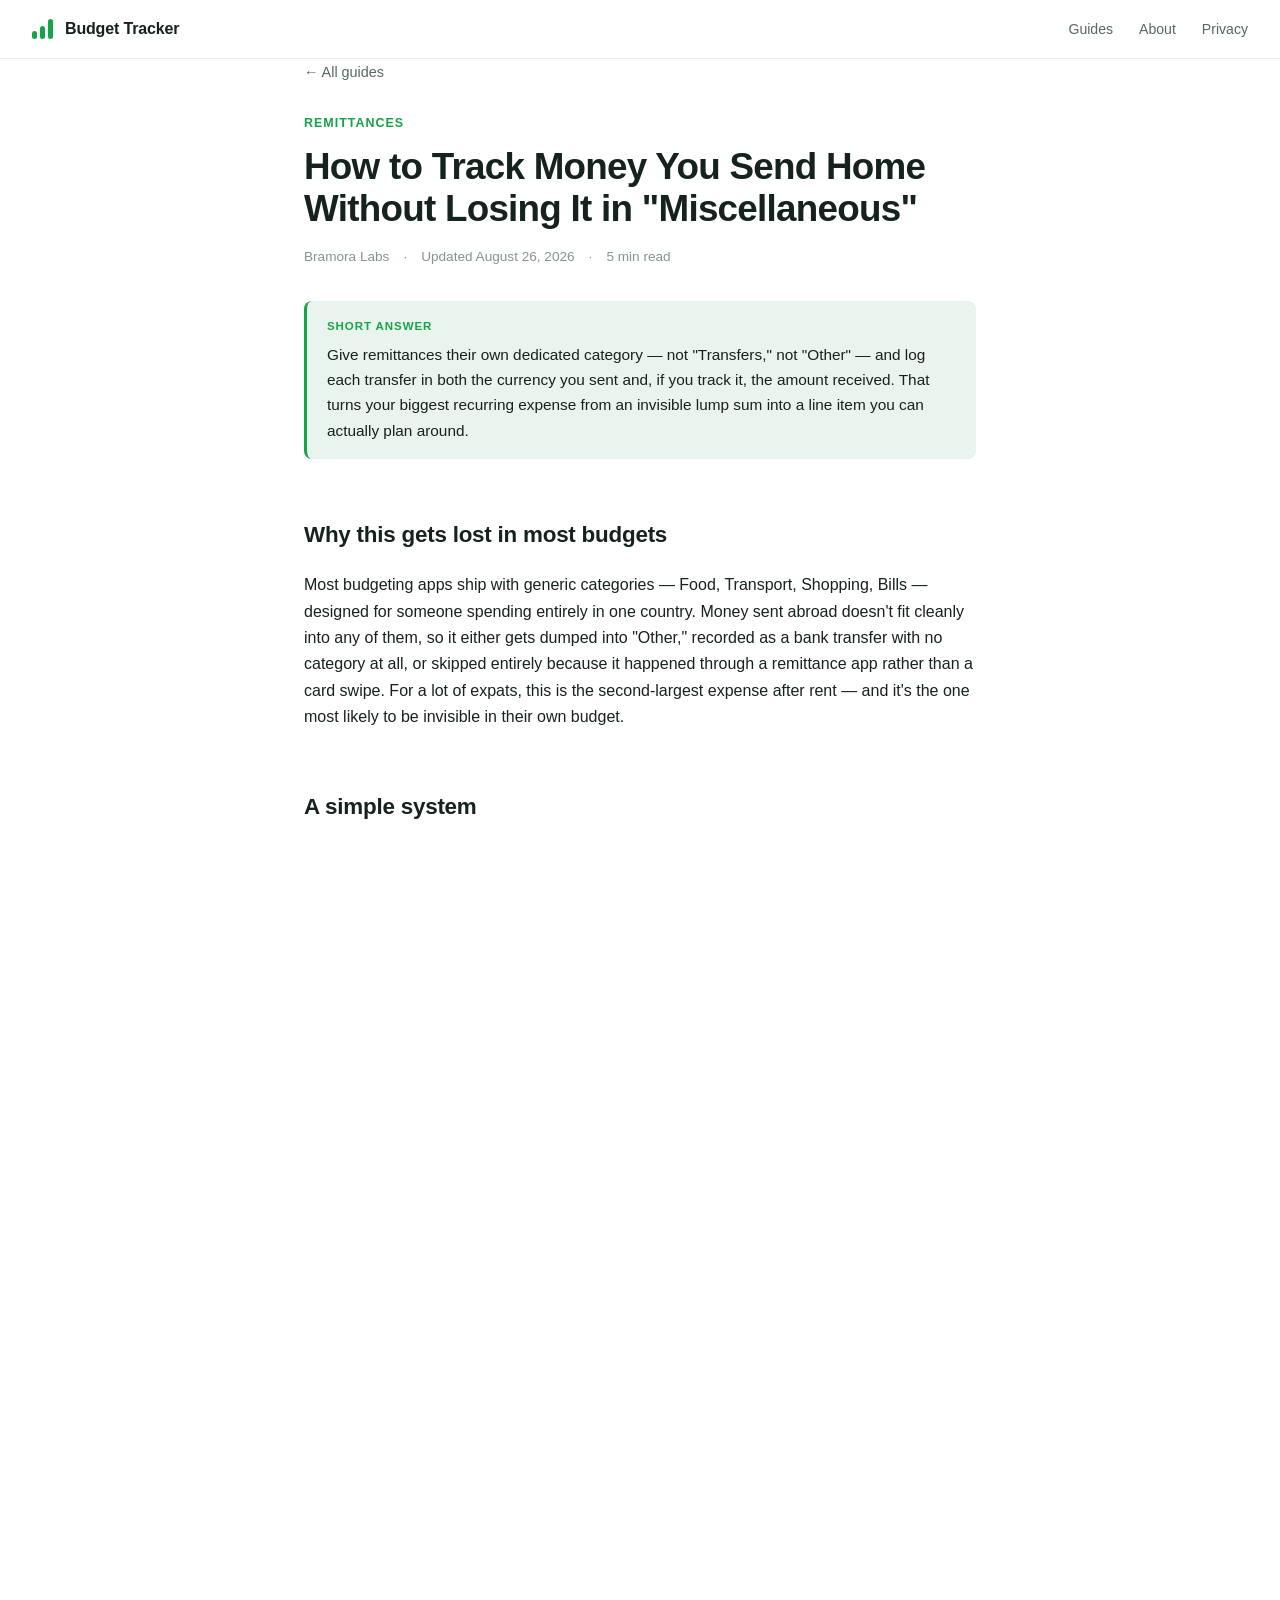
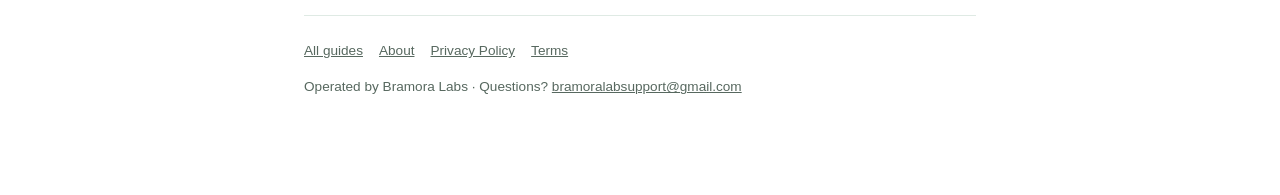
<file: guides/multi-currency-remittance-tracking-guide.html>
<!doctype html>
<html lang="en">
<head>
<meta charset="utf-8">
<meta name="viewport" content="width=device-width, initial-scale=1">
<meta http-equiv="Content-Security-Policy" content="default-src 'self'; script-src 'self'; style-src 'self'; img-src 'self'; font-src 'self'; connect-src 'self'; form-action 'self'; base-uri 'self'; object-src 'none'">
<meta name="referrer" content="strict-origin-when-cross-origin">
<title>How to Track Money You Send Home Without Losing It in "Miscellaneous"</title>
<meta name="description" content="A simple system for tracking remittances as their own budget category, so money sent home shows up in your budget instead of disappearing into miscellaneous.">
<link rel="canonical" href="https://mohammedajmal-tech.github.io/budget-tracker-site/guides/multi-currency-remittance-tracking-guide.html">
<meta property="og:title" content="How to Track Money You Send Home">
<meta property="og:description" content="A simple system for tracking remittances as their own budget category.">
<meta property="og:type" content="article">
<link rel="stylesheet" href="../style.css">
<script type="application/ld+json">
{
  "@context": "https://schema.org",
  "@type": "Article",
  "headline": "How to Track Money You Send Home Without Losing It in \"Miscellaneous\"",
  "author": { "@type": "Organization", "name": "Bramora Labs" },
  "publisher": { "@type": "Organization", "name": "Bramora Labs" },
  "datePublished": "2026-08-26",
  "dateModified": "2026-08-26"
}
</script>
<script type="application/ld+json">
{
  "@context": "https://schema.org",
  "@type": "BreadcrumbList",
  "itemListElement": [
    { "@type": "ListItem", "position": 1, "name": "Home", "item": "https://mohammedajmal-tech.github.io/budget-tracker-site/" },
    { "@type": "ListItem", "position": 2, "name": "Guides", "item": "https://mohammedajmal-tech.github.io/budget-tracker-site/guides/index.html" },
    { "@type": "ListItem", "position": 3, "name": "How to Track Money You Send Home", "item": "https://mohammedajmal-tech.github.io/budget-tracker-site/guides/multi-currency-remittance-tracking-guide.html" }
  ]
}
</script>
</head>
<body>

<div class="apple-nav">
  <a class="brand" href="../index.html">
    <span class="brand-mark"><span class="bar"></span><span class="bar"></span><span class="bar"></span></span>
    <span class="brand-name">Budget Tracker</span>
  </a>
  <div class="topnav-links">
    <a href="index.html" class="active">Guides</a>
    <a href="../about.html">About</a>
    <a href="../privacy.html">Privacy</a>
  </div>
</div>

<div class="wrap">

  <a class="back-link" href="index.html">&larr; All guides</a>

  <p class="eyebrow reveal">Remittances</p>
  <h1 class="reveal">How to Track Money You Send Home Without Losing It in "Miscellaneous"</h1>
  <div class="article-meta reveal">
    <span>Bramora Labs</span>
    <span>&middot;</span>
    <span>Updated August 26, 2026</span>
    <span>&middot;</span>
    <span>5 min read</span>
  </div>

  <div class="tldr reveal">
    <div class="tldr-label">Short answer</div>
    <p>
      Give remittances their own dedicated category — not "Transfers," not "Other" — and log each transfer in both
      the currency you sent and, if you track it, the amount received. That turns your biggest recurring expense
      from an invisible lump sum into a line item you can actually plan around.
    </p>
  </div>

  <h2 class="reveal">Why this gets lost in most budgets</h2>
  <p class="reveal">
    Most budgeting apps ship with generic categories — Food, Transport, Shopping, Bills — designed for someone
    spending entirely in one country. Money sent abroad doesn't fit cleanly into any of them, so it either gets
    dumped into "Other," recorded as a bank transfer with no category at all, or skipped entirely because it
    happened through a remittance app rather than a card swipe. For a lot of expats, this is the second-largest
    expense after rent — and it's the one most likely to be invisible in their own budget.
  </p>

  <h2 class="reveal">A simple system</h2>
  <ol class="reveal">
    <li>
      <strong>Create a dedicated "Remittance" category.</strong> Don't fold it into "Transfers" or "Family" — a
      category of its own means it shows up as its own slice when you look at where your month went.
    </li>
    <li>
      <strong>Log the amount you actually sent, in the currency you sent it.</strong> If you wired AED 2,000, record
      AED 2,000 — not an estimate of what it's worth in the destination currency, which shifts with the exchange
      rate anyway.
    </li>
    <li>
      <strong>Set a monthly or recurring entry if the amount is consistent.</strong> If you send roughly the same
      amount home every month, a recurring transaction means you don't have to remember to log it — and your budget
      accounts for it before the month starts, not after.
    </li>
    <li>
      <strong>Review it against your income, not in isolation.</strong> The useful number isn't "how much did I send"
      — it's "what percentage of what I earned did I send," tracked over a few months, so you can see if it's
      trending up or down.
    </li>
  </ol>

  <h2 class="reveal">Why the currency you send in matters</h2>
  <p class="reveal">
    If your app forces every transaction into a single base currency, a remittance sent in AED gets silently
    converted using whatever exchange rate the app applies that day — which may not match the rate your remittance
    provider actually gave you. Over a year, that drift can make your "amount sent" numbers meaningfully wrong.
    Recording the transaction in the currency you actually paid in avoids that entirely.
  </p>

  <div class="callout accent reveal">
    <p>
      Budget Tracker has a dedicated Remittance category and a dedicated log for money sent home, alongside full
      multi-currency accounts — so this doesn't require a workaround. It's free, offline, and nothing you enter
      leaves your device.
    </p>
  </div>

  <footer class="site-footer">
    <div class="foot-links">
      <a href="index.html">All guides</a>
      <a href="../about.html">About</a>
      <a href="../privacy.html">Privacy Policy</a>
      <a href="../terms.html">Terms</a>
    </div>
    Operated by Bramora Labs · Questions? <a href="mailto:bramoralabsupport@gmail.com">bramoralabsupport@gmail.com</a>
  </footer>

</div>
<script src="../reveal.js" defer></script>
</body>
</html>
</file>
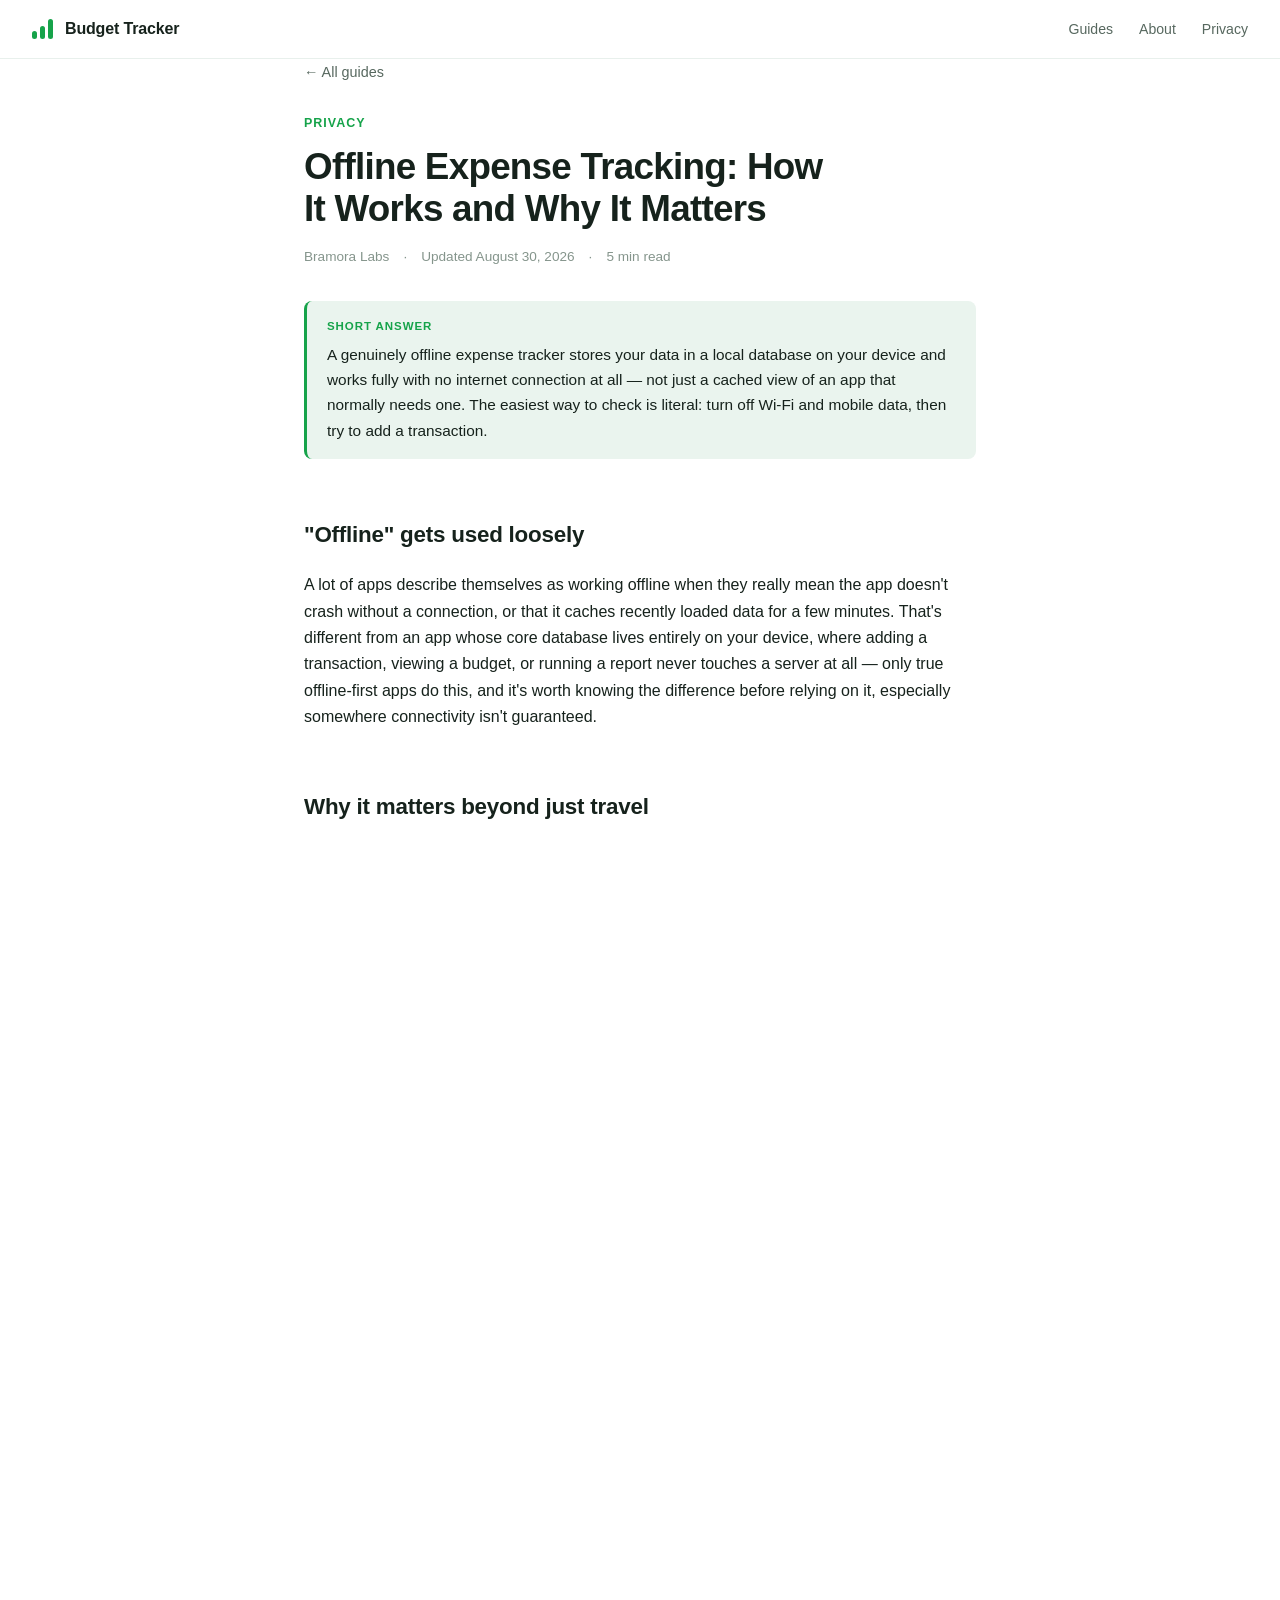
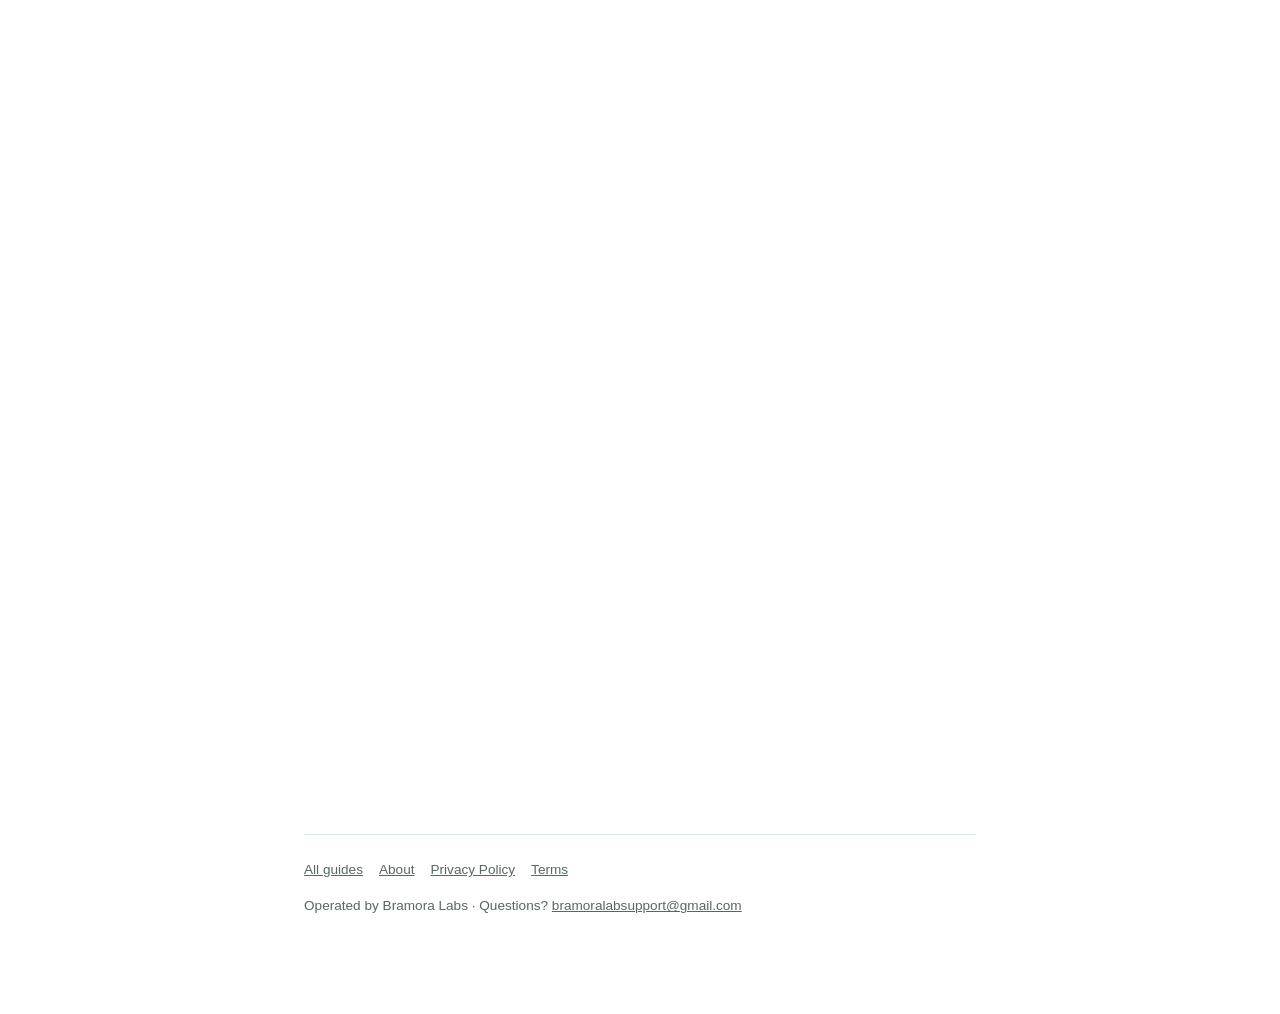
<file: guides/offline-expense-tracker-no-internet.html>
<!doctype html>
<html lang="en">
<head>
<meta charset="utf-8">
<meta name="viewport" content="width=device-width, initial-scale=1">
<meta http-equiv="Content-Security-Policy" content="default-src 'self'; script-src 'self'; style-src 'self'; img-src 'self'; font-src 'self'; connect-src 'self'; form-action 'self'; base-uri 'self'; object-src 'none'">
<meta name="referrer" content="strict-origin-when-cross-origin">
<title>Offline Expense Tracking: How It Works and Why It Matters</title>
<meta name="description" content="What it actually means for an expense tracker to work offline, why that matters beyond just travel, and how to check whether an app is truly offline or just caches a connection.">
<link rel="canonical" href="https://mohammedajmal-tech.github.io/budget-tracker-site/guides/offline-expense-tracker-no-internet.html">
<meta property="og:title" content="Offline Expense Tracking: How It Works and Why It Matters">
<meta property="og:description" content="What 'offline' actually means for an expense tracker, and why it matters beyond just travel.">
<meta property="og:type" content="article">
<link rel="stylesheet" href="../style.css">
<script type="application/ld+json">
{
  "@context": "https://schema.org",
  "@type": "Article",
  "headline": "Offline Expense Tracking: How It Works and Why It Matters",
  "description": "What it means for an expense tracker to work offline, and how to check whether an app is truly offline.",
  "author": { "@type": "Organization", "name": "Bramora Labs" },
  "publisher": { "@type": "Organization", "name": "Bramora Labs" },
  "datePublished": "2026-08-30",
  "dateModified": "2026-08-30"
}
</script>
<script type="application/ld+json">
{
  "@context": "https://schema.org",
  "@type": "FAQPage",
  "mainEntity": [
    {
      "@type": "Question",
      "name": "What does it mean for an expense tracker app to work offline?",
      "acceptedAnswer": { "@type": "Answer", "text": "It means the app stores your data in a local database on your device and every core feature — adding transactions, viewing budgets, running reports — works without an internet connection, rather than requiring a live connection to a remote server to function." }
    },
    {
      "@type": "Question",
      "name": "Is a free budgeting app with no ads and no subscription actually offline?",
      "acceptedAnswer": { "@type": "Answer", "text": "Not necessarily — those are separate claims. An app can be free and ad-free while still requiring an account and a server connection to work. The way to check is whether the app functions with your device's Wi-Fi and mobile data both turned off." }
    },
    {
      "@type": "Question",
      "name": "Why would someone want an offline budgeting app instead of a cloud-synced one?",
      "acceptedAnswer": { "@type": "Answer", "text": "Reasons include: no dependency on a company's servers staying online for the app to keep working, no accounts or logins needed, no financial data transmitted anywhere, and reliable use in places with unstable data connectivity, at the cost of losing automatic multi-device sync." }
    }
  ]
}
</script>
<script type="application/ld+json">
{
  "@context": "https://schema.org",
  "@type": "BreadcrumbList",
  "itemListElement": [
    { "@type": "ListItem", "position": 1, "name": "Home", "item": "https://mohammedajmal-tech.github.io/budget-tracker-site/" },
    { "@type": "ListItem", "position": 2, "name": "Guides", "item": "https://mohammedajmal-tech.github.io/budget-tracker-site/guides/index.html" },
    { "@type": "ListItem", "position": 3, "name": "Offline Expense Tracking: How It Works and Why It Matters", "item": "https://mohammedajmal-tech.github.io/budget-tracker-site/guides/offline-expense-tracker-no-internet.html" }
  ]
}
</script>
</head>
<body>

<div class="apple-nav">
  <a class="brand" href="../index.html">
    <span class="brand-mark"><span class="bar"></span><span class="bar"></span><span class="bar"></span></span>
    <span class="brand-name">Budget Tracker</span>
  </a>
  <div class="topnav-links">
    <a href="index.html" class="active">Guides</a>
    <a href="../about.html">About</a>
    <a href="../privacy.html">Privacy</a>
  </div>
</div>

<div class="wrap">

  <a class="back-link" href="index.html">&larr; All guides</a>

  <p class="eyebrow reveal">Privacy</p>
  <h1 class="reveal">Offline Expense Tracking: How It Works and Why It Matters</h1>
  <div class="article-meta reveal">
    <span>Bramora Labs</span>
    <span>&middot;</span>
    <span>Updated August 30, 2026</span>
    <span>&middot;</span>
    <span>5 min read</span>
  </div>

  <div class="tldr reveal">
    <div class="tldr-label">Short answer</div>
    <p>
      A genuinely offline expense tracker stores your data in a local database on your device and works fully with
      no internet connection at all — not just a cached view of an app that normally needs one. The easiest way to
      check is literal: turn off Wi-Fi and mobile data, then try to add a transaction.
    </p>
  </div>

  <h2 class="reveal">"Offline" gets used loosely</h2>
  <p class="reveal">
    A lot of apps describe themselves as working offline when they really mean the app doesn't crash without a
    connection, or that it caches recently loaded data for a few minutes. That's different from an app whose core
    database lives entirely on your device, where adding a transaction, viewing a budget, or running a report never
    touches a server at all — only true offline-first apps do this, and it's worth knowing the difference before
    relying on it, especially somewhere connectivity isn't guaranteed.
  </p>

  <h2 class="reveal">Why it matters beyond just travel</h2>
  <ul class="reveal">
    <li><strong>No dependency on a company staying online.</strong> A cloud-based app stops working the moment its servers have an outage, or permanently if the company shuts the service down. An offline app keeps working regardless.</li>
    <li><strong>No account or login required.</strong> Nothing to sign up for, no password to manage, no account recovery flow to worry about.</li>
    <li><strong>Nothing about your spending is transmitted anywhere.</strong> If the data never leaves your device, there's no server-side database of your transaction history that could be exposed by a breach on the provider's end.</li>
    <li><strong>Reliable use anywhere connectivity is inconsistent</strong> — flights, remote areas, data-plan gaps, roaming — without losing the ability to log a transaction while it's fresh in your mind.</li>
  </ul>

  <h2 class="reveal">The trade-off</h2>
  <p class="reveal">
    Offline-first isn't free of downsides. The most common one is automatic multi-device sync — if your data lives
    only on your device, using the app from a second phone or a web browser typically isn't seamless the way it is
    with a cloud-synced account. Backup also becomes your responsibility rather than automatic: a genuinely offline
    app should give you an explicit export/backup feature, since there's no server copy to fall back on if you lose
    or reset your device.
  </p>

  <h2 class="reveal">How to check if an app is actually offline</h2>
  <ol class="reveal">
    <li>Turn off Wi-Fi and mobile data on your device entirely.</li>
    <li>Open the app and try to add a transaction, view a budget, and check a report.</li>
    <li>If all three work with no error, no spinner waiting on a connection, and no "you're offline" banner, the app's core functionality is genuinely local.</li>
    <li>Separately, check whether the app requires creating an account — a required login is a strong signal the app expects a server connection somewhere, even if entry itself still works offline.</li>
  </ol>

  <h2 class="reveal">Frequently asked</h2>
  <div class="faq-item reveal">
    <p class="q">What does it mean for an expense tracker to work offline?</p>
    <p class="a">Your data is stored locally on your device, and core features work fully without an internet connection, rather than requiring a live server connection.</p>
  </div>
  <div class="faq-item reveal delay-1">
    <p class="q">Is a free, ad-free budgeting app automatically offline too?</p>
    <p class="a">No — those are separate claims. Test it directly by turning off your connection and trying to use the app.</p>
  </div>
  <div class="faq-item reveal delay-2">
    <p class="q">What's the trade-off of an offline app?</p>
    <p class="a">Usually automatic multi-device sync — offline-first apps typically need a manual export/import for backup or moving to a new device, rather than syncing automatically.</p>
  </div>

  <div class="callout accent reveal">
    <p>
      Budget Tracker stores everything in an encrypted local database on your device and works fully with no
      connection at all — no account, no login, nothing transmitted anywhere. Backup and restore are built in as an
      explicit export/import, free of charge.
    </p>
  </div>

  <p class="reveal">
    Related: <a href="track-expenses-without-bank-linking.html">tracking expenses without linking your bank account</a>.
  </p>

  <footer class="site-footer">
    <div class="foot-links">
      <a href="index.html">All guides</a>
      <a href="../about.html">About</a>
      <a href="../privacy.html">Privacy Policy</a>
      <a href="../terms.html">Terms</a>
    </div>
    Operated by Bramora Labs · Questions? <a href="mailto:bramoralabsupport@gmail.com">bramoralabsupport@gmail.com</a>
  </footer>

</div>
<script src="../reveal.js" defer></script>
</body>
</html>
</file>
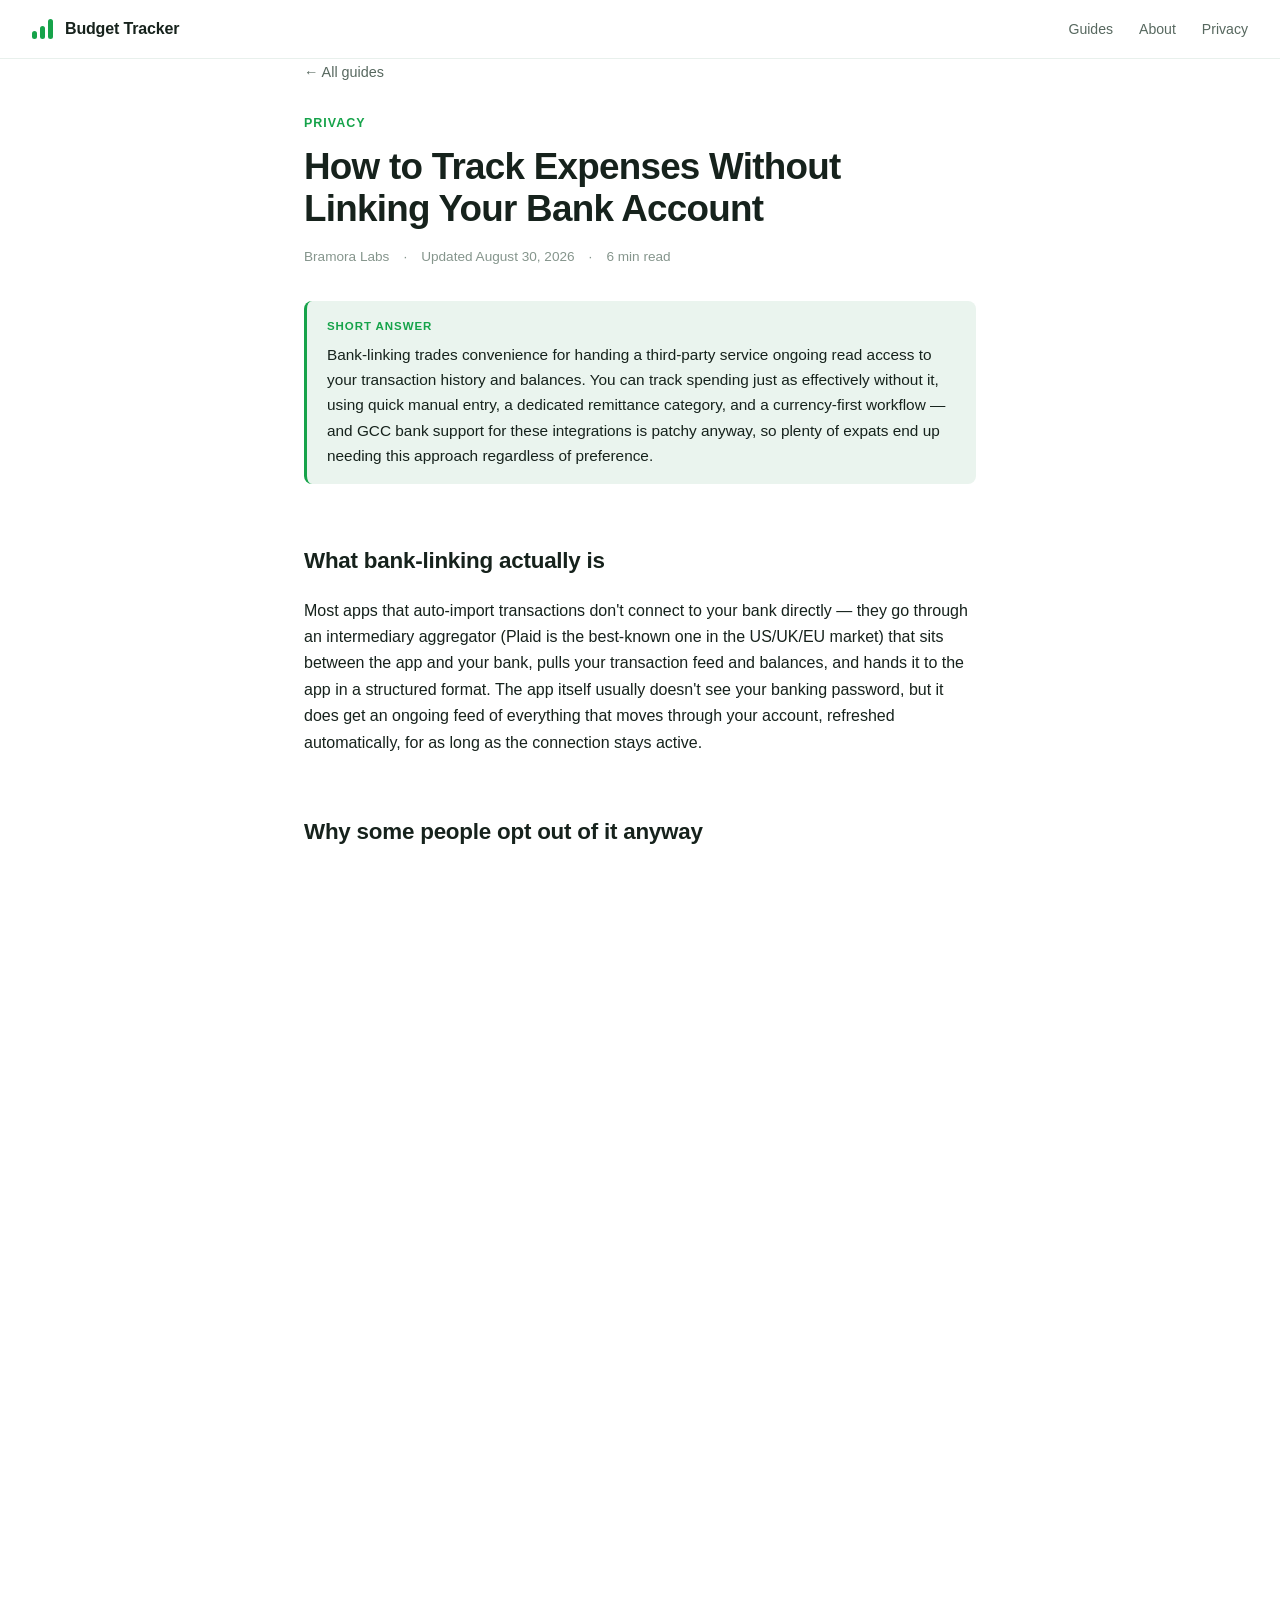
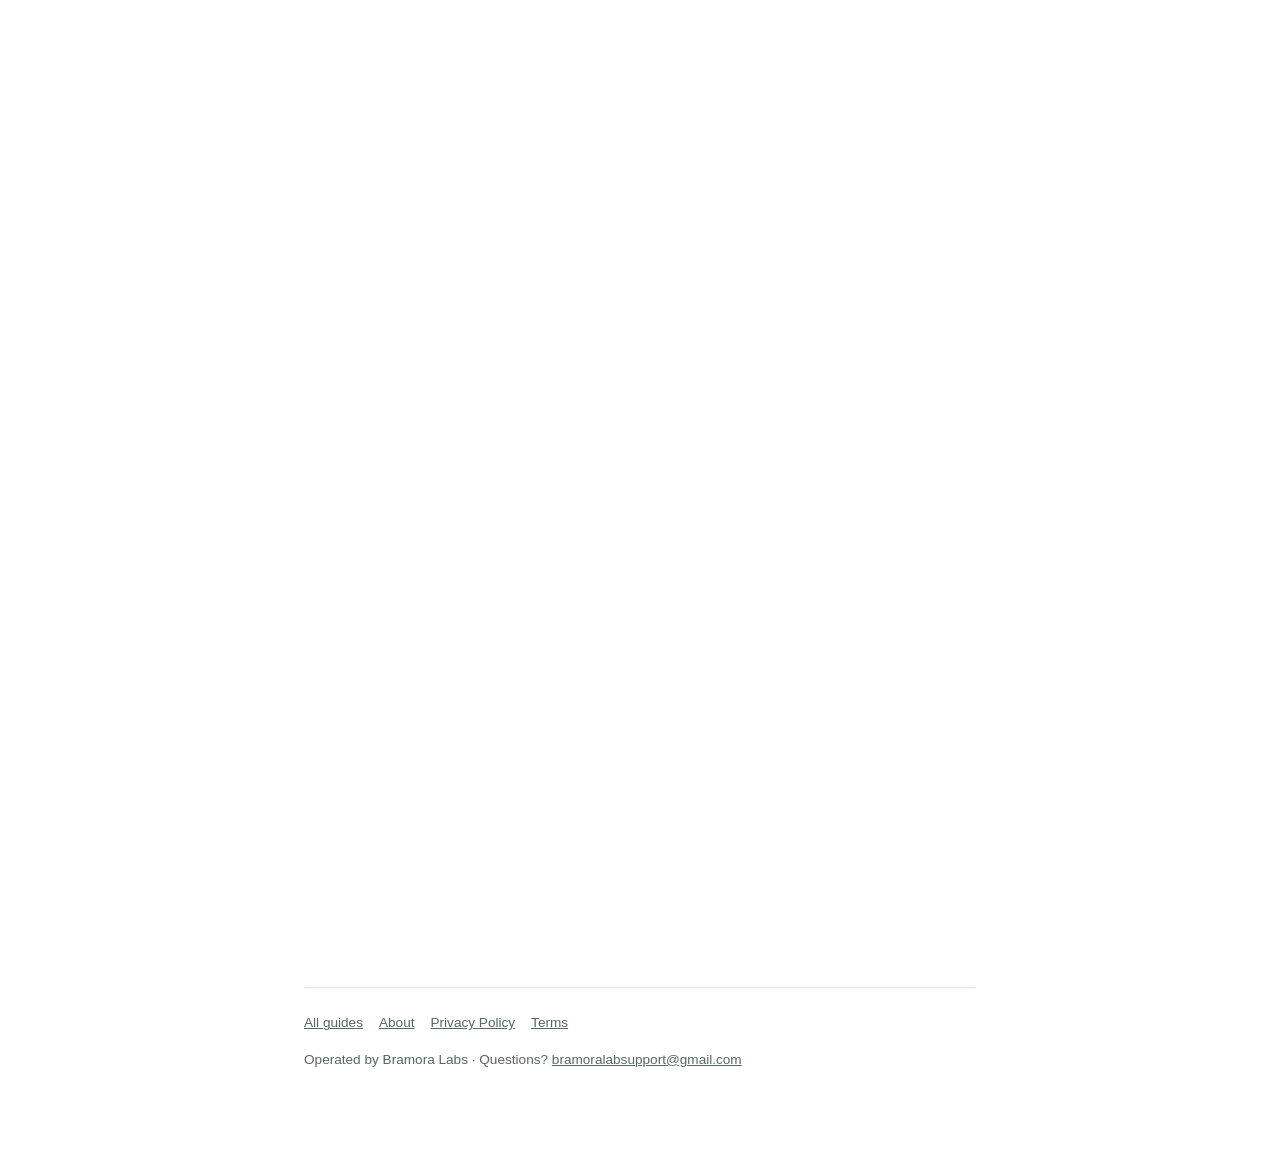
<file: guides/track-expenses-without-bank-linking.html>
<!doctype html>
<html lang="en">
<head>
<meta charset="utf-8">
<meta name="viewport" content="width=device-width, initial-scale=1">
<meta http-equiv="Content-Security-Policy" content="default-src 'self'; script-src 'self'; style-src 'self'; img-src 'self'; font-src 'self'; connect-src 'self'; form-action 'self'; base-uri 'self'; object-src 'none'">
<meta name="referrer" content="strict-origin-when-cross-origin">
<title>How to Track Expenses Without Linking Your Bank Account</title>
<meta name="description" content="Why bank-linked budgeting apps ask for your banking credentials, what that access actually grants, and how to track spending accurately without connecting a bank at all.">
<link rel="canonical" href="https://mohammedajmal-tech.github.io/budget-tracker-site/guides/track-expenses-without-bank-linking.html">
<meta property="og:title" content="How to Track Expenses Without Linking Your Bank Account">
<meta property="og:description" content="What bank-linking actually grants access to, and how to track spending accurately without it.">
<meta property="og:type" content="article">
<link rel="stylesheet" href="../style.css">
<script type="application/ld+json">
{
  "@context": "https://schema.org",
  "@type": "Article",
  "headline": "How to Track Expenses Without Linking Your Bank Account",
  "description": "What bank-linking actually grants access to, and how to track spending accurately without connecting a bank at all.",
  "author": { "@type": "Organization", "name": "Bramora Labs" },
  "publisher": { "@type": "Organization", "name": "Bramora Labs" },
  "datePublished": "2026-08-30",
  "dateModified": "2026-08-30"
}
</script>
<script type="application/ld+json">
{
  "@context": "https://schema.org",
  "@type": "FAQPage",
  "mainEntity": [
    {
      "@type": "Question",
      "name": "What does linking my bank account to a budgeting app actually give it access to?",
      "acceptedAnswer": { "@type": "Answer", "text": "Typically read access to your transaction history, account balances, and sometimes account and routing details, via an intermediary service like Plaid that sits between the app and your bank. The app doesn't get your login password directly in most modern implementations, but it does get an ongoing, revocable feed of your financial activity." }
    },
    {
      "@type": "Question",
      "name": "Do bank-linking budgeting apps work with GCC banks?",
      "acceptedAnswer": { "@type": "Answer", "text": "Coverage is inconsistent. Open banking and account-aggregation infrastructure is far more mature in the US, UK and EU than across the GCC, so support for UAE, Saudi, Qatari and other Gulf banks in these apps is often partial, unreliable, or missing entirely — even when the app itself is popular." }
    },
    {
      "@type": "Question",
      "name": "Is manual expense entry less accurate than automatic bank syncing?",
      "acceptedAnswer": { "@type": "Answer", "text": "Automatic syncing is more convenient, but not automatically more accurate — auto-categorization frequently misfiles transactions, and multi-currency transactions synced from a bank often get force-converted at whatever rate the app applies, not the rate you actually got. Manual entry takes more discipline but keeps the numbers exactly as you intend them." }
    }
  ]
}
</script>
<script type="application/ld+json">
{
  "@context": "https://schema.org",
  "@type": "BreadcrumbList",
  "itemListElement": [
    { "@type": "ListItem", "position": 1, "name": "Home", "item": "https://mohammedajmal-tech.github.io/budget-tracker-site/" },
    { "@type": "ListItem", "position": 2, "name": "Guides", "item": "https://mohammedajmal-tech.github.io/budget-tracker-site/guides/index.html" },
    { "@type": "ListItem", "position": 3, "name": "How to Track Expenses Without Linking Your Bank Account", "item": "https://mohammedajmal-tech.github.io/budget-tracker-site/guides/track-expenses-without-bank-linking.html" }
  ]
}
</script>
</head>
<body>

<div class="apple-nav">
  <a class="brand" href="../index.html">
    <span class="brand-mark"><span class="bar"></span><span class="bar"></span><span class="bar"></span></span>
    <span class="brand-name">Budget Tracker</span>
  </a>
  <div class="topnav-links">
    <a href="index.html" class="active">Guides</a>
    <a href="../about.html">About</a>
    <a href="../privacy.html">Privacy</a>
  </div>
</div>

<div class="wrap">

  <a class="back-link" href="index.html">&larr; All guides</a>

  <p class="eyebrow reveal">Privacy</p>
  <h1 class="reveal">How to Track Expenses Without Linking Your Bank Account</h1>
  <div class="article-meta reveal">
    <span>Bramora Labs</span>
    <span>&middot;</span>
    <span>Updated August 30, 2026</span>
    <span>&middot;</span>
    <span>6 min read</span>
  </div>

  <div class="tldr reveal">
    <div class="tldr-label">Short answer</div>
    <p>
      Bank-linking trades convenience for handing a third-party service ongoing read access to your transaction
      history and balances. You can track spending just as effectively without it, using quick manual entry, a
      dedicated remittance category, and a currency-first workflow — and GCC bank support for these integrations
      is patchy anyway, so plenty of expats end up needing this approach regardless of preference.
    </p>
  </div>

  <h2 class="reveal">What bank-linking actually is</h2>
  <p class="reveal">
    Most apps that auto-import transactions don't connect to your bank directly — they go through an intermediary
    aggregator (Plaid is the best-known one in the US/UK/EU market) that sits between the app and your bank, pulls
    your transaction feed and balances, and hands it to the app in a structured format. The app itself usually
    doesn't see your banking password, but it does get an ongoing feed of everything that moves through your
    account, refreshed automatically, for as long as the connection stays active.
  </p>

  <h2 class="reveal">Why some people opt out of it anyway</h2>
  <ul class="reveal">
    <li><strong>It's another party with access to your financial activity.</strong> Even with a reputable aggregator, you're adding a link in the chain between your bank and the app — one more service that could have a breach, an outage, or a policy change.</li>
    <li><strong>GCC bank coverage is inconsistent.</strong> Open banking infrastructure is far more built-out in the US, UK and EU. Support for UAE, Saudi, Qatari, Kuwaiti, Bahraini and Omani banks in these aggregator-based apps ranges from partial to nonexistent, so the "convenience" often just doesn't work for a Gulf-based account in the first place.</li>
    <li><strong>Auto-categorization isn't free of errors.</strong> Automatic imports still frequently miscategorize transactions, and you end up manually correcting them anyway — at which point some of the time-savings disappears.</li>
    <li><strong>Multi-currency transactions can get silently converted.</strong> If a linked transaction happened in a different currency, some apps convert it to your base currency using their own exchange rate at sync time, which may not match the rate you actually got.</li>
  </ul>

  <h2 class="reveal">How to track expenses accurately without it</h2>
  <ol class="reveal">
    <li>
      <strong>Log transactions as they happen, not at the end of the day.</strong> A quick-entry flow — amount,
      category, done in a few taps — closes the gap that makes manual entry feel tedious. The friction is usually
      in remembering to do it later, not in the entry itself.
    </li>
    <li>
      <strong>Record the currency you actually spent in.</strong> If you're an expat paying in AED but thinking in
      your home currency, log the transaction in AED — don't do the mental conversion yourself and risk it drifting
      from the real number.
    </li>
    <li>
      <strong>Set up recurring entries for fixed costs.</strong> Rent portions, subscriptions, and remittances that
      happen on a predictable schedule don't need to be re-entered from scratch each time.
    </li>
    <li>
      <strong>Reconcile against your bank statement occasionally, not automatically.</strong> A monthly check against
      your actual statement catches anything missed, without needing a live, always-on connection.
    </li>
  </ol>

  <div class="callout reveal">
    <p>
      Manual entry isn't inherently more accurate than bank-linking, and it does take more discipline to keep up
      with. The trade-off is control: nothing about your transaction history leaves your device unless you choose
      to enter it, and there's no third-party connection to configure, trust, or eventually revoke.
    </p>
  </div>

  <h2 class="reveal">Frequently asked</h2>
  <div class="faq-item reveal">
    <p class="q">What does linking my bank account to a budgeting app actually give it access to?</p>
    <p class="a">Typically read access to your transaction history and balances via an intermediary aggregator like Plaid, refreshed on an ongoing basis for as long as the connection is active.</p>
  </div>
  <div class="faq-item reveal delay-1">
    <p class="q">Do bank-linking apps work with GCC banks?</p>
    <p class="a">Inconsistently. Open banking coverage for UAE, Saudi and other Gulf banks is far less mature than in the US/UK/EU, so support is often partial or missing.</p>
  </div>
  <div class="faq-item reveal delay-2">
    <p class="q">Is manual entry less accurate than automatic syncing?</p>
    <p class="a">Not automatically — auto-categorization has its own error rate, and synced multi-currency transactions can get converted at a rate that doesn't match what you actually paid. Manual entry takes more discipline but keeps the numbers exact.</p>
  </div>

  <div class="callout accent reveal">
    <p>
      Budget Tracker never asks for bank credentials or offers a bank-linking option at all — there's nothing to
      connect and nothing to revoke later. Everything is entered manually and stored in an encrypted local database
      on your device. It's free, offline, and ad-free.
    </p>
  </div>

  <p class="reveal">
    Related: <a href="offline-expense-tracker-no-internet.html">what makes an expense tracker genuinely offline</a>
    and <a href="best-budgeting-apps-gcc-expats.html">how popular budgeting apps compare on bank linking</a>.
  </p>

  <footer class="site-footer">
    <div class="foot-links">
      <a href="index.html">All guides</a>
      <a href="../about.html">About</a>
      <a href="../privacy.html">Privacy Policy</a>
      <a href="../terms.html">Terms</a>
    </div>
    Operated by Bramora Labs · Questions? <a href="mailto:bramoralabsupport@gmail.com">bramoralabsupport@gmail.com</a>
  </footer>

</div>
<script src="../reveal.js" defer></script>
</body>
</html>
</file>
<file: style.css>
:root {
  --bg: #ffffff;
  --surface: #f4f9f6;
  --surface-2: #eaf4ee;
  --text: #16221c;
  --muted: #57685f;
  --faint: #85958c;
  --accent: #16a34a;
  --accent-soft: #86efac;
  --accent-ink: #062611;
  --border: #dfeae4;
}

@media (prefers-color-scheme: dark) {
  :root {
    --bg: #0e1512;
    --surface: #141d19;
    --surface-2: #182420;
    --text: #eaf3ee;
    --muted: #9fb3a9;
    --faint: #6d8177;
    --accent: #34d17a;
    --accent-soft: #1d3b2a;
    --accent-ink: #05170c;
    --border: #23342c;
  }
}

* { box-sizing: border-box; }

html, body {
  margin: 0;
  padding: 0;
  background: var(--bg);
  color: var(--text);
  max-width: 100%;
  overflow-x: hidden;
}

body {
  font-family: -apple-system, BlinkMacSystemFont, "Segoe UI", Roboto, Helvetica, Arial, sans-serif;
  line-height: 1.65;
  -webkit-font-smoothing: antialiased;
}

img { max-width: 100%; height: auto; display: block; }

.wrap {
  max-width: 720px;
  margin: 0 auto;
  padding: 0 24px 96px;
}

/* ---------- Nav / brand ---------- */

.topnav {
  display: flex;
  align-items: center;
  justify-content: space-between;
  max-width: 720px;
  margin: 0 auto;
  padding: 32px 24px 40px;
}

.brand {
  display: flex;
  align-items: center;
  gap: 12px;
  text-decoration: none;
  color: inherit;
}

.brand-mark {
  display: flex;
  align-items: flex-end;
  gap: 3px;
  height: 20px;
}

.brand-mark .bar {
  width: 5px;
  border-radius: 3px;
  background: var(--accent);
}
.brand-mark .bar:nth-child(1) { height: 8px; }
.brand-mark .bar:nth-child(2) { height: 13px; }
.brand-mark .bar:nth-child(3) { height: 20px; }

.brand-name {
  font-weight: 700;
  font-size: 1.05rem;
  letter-spacing: -0.01em;
}

.topnav-links {
  display: flex;
  gap: 22px;
}
.topnav-links a {
  color: var(--muted);
  text-decoration: none;
  font-size: 0.92rem;
  font-weight: 500;
}
.topnav-links a:hover { color: var(--text); }

/* ---------- Hero ---------- */

.eyebrow {
  color: var(--accent);
  font-weight: 600;
  font-size: 0.78rem;
  text-transform: uppercase;
  letter-spacing: 0.08em;
  margin: 0 0 12px;
}

h1 {
  font-size: 2.3rem;
  line-height: 1.15;
  letter-spacing: -0.02em;
  margin: 0 0 16px;
  text-wrap: balance;
}

.lede {
  color: var(--muted);
  font-size: 1.1rem;
  line-height: 1.55;
  margin: 0 0 32px;
  max-width: 56ch;
}

.meta {
  color: var(--muted);
  font-size: 0.9rem;
  margin: 0 0 36px;
}

.cta-row {
  display: flex;
  flex-wrap: wrap;
  gap: 12px;
  margin-bottom: 12px;
}

.btn {
  display: inline-flex;
  align-items: center;
  gap: 8px;
  text-decoration: none;
  font-weight: 600;
  font-size: 0.95rem;
  padding: 13px 22px;
  border-radius: 12px;
  border: 1px solid transparent;
}
.btn-primary {
  background: var(--accent);
  color: var(--accent-ink);
}
.btn-secondary {
  background: transparent;
  color: var(--text);
  border-color: var(--border);
}
.btn-note {
  color: var(--faint);
  font-size: 0.85rem;
  margin: 0 0 8px;
}

/* ---------- Signup form (native, no external redirect) ---------- */

.signup-form {
  display: flex;
  flex-wrap: wrap;
  gap: 10px;
  margin-bottom: 12px;
}
.signup-form input[type="email"] {
  flex: 1;
  min-width: 220px;
  font: inherit;
  font-size: 0.95rem;
  padding: 13px 18px;
  border-radius: 12px;
  border: 1px solid var(--border);
  background: var(--bg);
  color: var(--text);
}
.signup-form input[type="email"]::placeholder { color: var(--faint); }
.signup-form input[type="email"]:focus {
  outline: none;
  border-color: var(--accent);
}
.signup-form-wrap .hp-field { display: none; }
.signup-form button {
  font: inherit;
  cursor: pointer;
  white-space: nowrap;
}
.signup-form button:disabled { opacity: 0.6; cursor: default; }
.form-status {
  font-size: 0.85rem;
  margin: 0 0 8px;
  min-height: 1.2em;
}
.form-status.success { color: var(--accent); }
.form-status.error { color: #e06a5f; }
.cta-band .signup-form { justify-content: center; }
.cta-band .signup-form input[type="email"] { background: rgba(255,255,255,0.06); border-color: rgba(255,255,255,0.16); color: #eaf3ee; }
.cta-band .form-status.success { color: var(--accent-soft); }

.consent-row {
  display: flex;
  flex-direction: column;
  gap: 6px;
  margin: 2px 0 12px;
  max-width: 460px;
}
.consent-row label {
  display: flex;
  align-items: flex-start;
  gap: 8px;
  font-size: 0.82rem;
  color: var(--muted);
  line-height: 1.4;
  cursor: pointer;
}
.consent-row input[type="checkbox"] {
  flex-shrink: 0;
  width: 16px;
  height: 16px;
  margin-top: 2px;
  accent-color: var(--accent);
  cursor: pointer;
}
.consent-row a { color: inherit; text-decoration: underline; }
.cta-band .consent-row { margin-left: auto; margin-right: auto; text-align: left; }
.cta-band .consent-row label { color: #a9bdb2; }

/* ---------- Section headings ---------- */

h2 {
  font-size: 1.4rem;
  letter-spacing: -0.01em;
  margin: 2.6em 0 0.8em;
}

h3 {
  font-size: 1.1rem;
  letter-spacing: -0.01em;
  margin: 1.6em 0 0.6em;
}

p, li {
  color: var(--text);
  font-size: 1rem;
}

p { margin: 0 0 1em; }

ul, ol { padding-left: 1.3em; margin: 0 0 1em; }
li { margin-bottom: 0.4em; }

strong { font-weight: 700; }
a { color: var(--accent); }

/* ---------- Feature grid ---------- */

.grid {
  display: grid;
  grid-template-columns: repeat(2, 1fr);
  gap: 14px;
  margin: 8px 0 8px;
}
@media (max-width: 520px) {
  .grid { grid-template-columns: 1fr; }
}

.feature-card {
  background: var(--surface);
  border: 1px solid var(--border);
  border-radius: 14px;
  padding: 18px 20px;
}
.feature-card .ftitle {
  font-weight: 650;
  font-size: 0.98rem;
  margin-bottom: 4px;
}
.feature-card .fdesc {
  color: var(--muted);
  font-size: 0.88rem;
  line-height: 1.5;
}

/* ---------- Cards / index cards (guide list, legal list) ---------- */

.index-card {
  display: block;
  text-decoration: none;
  color: inherit;
  background: var(--surface);
  border: 1px solid var(--border);
  border-radius: 14px;
  padding: 20px 22px;
  margin-bottom: 14px;
  transition: border-color 0.15s ease;
}
.index-card:hover { border-color: var(--accent); }
.index-card .title { font-weight: 600; font-size: 1.05rem; margin-bottom: 4px; }
.index-card .desc { color: var(--muted); font-size: 0.9rem; }
.index-card .tag {
  display: inline-block;
  color: var(--accent);
  font-size: 0.75rem;
  font-weight: 700;
  text-transform: uppercase;
  letter-spacing: 0.06em;
  margin-bottom: 8px;
}

/* ---------- Callouts / disclaimers ---------- */

.callout {
  background: var(--surface);
  border: 1px solid var(--border);
  border-radius: 12px;
  padding: 16px 18px;
  margin: 1.4em 0;
}
.callout p:last-child { margin-bottom: 0; }
.callout.accent {
  border-color: color-mix(in srgb, var(--accent) 35%, var(--border));
  background: color-mix(in srgb, var(--accent) 8%, var(--surface));
}

/* ---------- TL;DR / summary box (GEO-friendly direct-answer block) ---------- */

.tldr {
  background: var(--surface-2);
  border-left: 3px solid var(--accent);
  border-radius: 8px;
  padding: 16px 20px;
  margin: 0 0 2em;
}
.tldr .tldr-label {
  font-size: 0.72rem;
  font-weight: 700;
  text-transform: uppercase;
  letter-spacing: 0.08em;
  color: var(--accent);
  margin-bottom: 6px;
}
.tldr p { margin: 0; font-size: 0.96rem; color: var(--text); }

/* ---------- Tables ---------- */

table {
  width: 100%;
  border-collapse: collapse;
  margin: 1.2em 0;
  font-size: 0.92rem;
}
th, td {
  text-align: left;
  padding: 10px 12px;
  border-bottom: 1px solid var(--border);
}
th {
  color: var(--muted);
  font-size: 0.78rem;
  text-transform: uppercase;
  letter-spacing: 0.04em;
  font-weight: 700;
}

/* ---------- FAQ ---------- */

.faq-item {
  border-top: 1px solid var(--border);
  padding: 18px 0;
}
.faq-item:last-child { border-bottom: 1px solid var(--border); }
.faq-item .q {
  font-weight: 650;
  margin-bottom: 6px;
}
.faq-item .a { color: var(--muted); margin: 0; }

/* ---------- Article meta / nav ---------- */

.article-meta {
  display: flex;
  gap: 14px;
  align-items: center;
  color: var(--faint);
  font-size: 0.85rem;
  margin-bottom: 32px;
}

.nav-links {
  display: flex;
  gap: 18px;
  margin-bottom: 8px;
}
.nav-links a {
  font-size: 0.9rem;
  text-decoration: none;
  color: var(--muted);
  padding-bottom: 2px;
  border-bottom: 2px solid transparent;
}
.nav-links a.active {
  color: var(--text);
  border-bottom-color: var(--accent);
  font-weight: 600;
}

/* ---------- Footer ---------- */

.site-footer {
  margin-top: 4em;
  padding-top: 1.8em;
  border-top: 1px solid var(--border);
  color: var(--muted);
  font-size: 0.85rem;
}
.site-footer a { color: var(--muted); }
.site-footer .foot-links {
  display: flex;
  flex-wrap: wrap;
  gap: 6px 16px;
  margin-bottom: 14px;
}

.back-link {
  display: inline-block;
  margin-bottom: 28px;
  color: var(--muted);
  text-decoration: none;
  font-size: 0.9rem;
}
.back-link:hover { color: var(--accent); }

/* =====================================================================
   Apple-style homepage — full-bleed sections, big type, product shots
   ===================================================================== */

.apple-nav {
  position: sticky;
  top: 0;
  z-index: 50;
  display: flex;
  align-items: center;
  justify-content: space-between;
  padding: 16px 32px;
  background: color-mix(in srgb, var(--bg) 78%, transparent);
  backdrop-filter: blur(16px) saturate(1.6);
  -webkit-backdrop-filter: blur(16px) saturate(1.6);
  border-bottom: 1px solid color-mix(in srgb, var(--border) 70%, transparent);
}
.apple-nav .brand { margin: 0; }
.apple-nav .brand-name { font-size: 1rem; white-space: nowrap; }
.apple-nav .topnav-links { display: flex; gap: 26px; }
.apple-nav .topnav-links a { font-size: 0.88rem; white-space: nowrap; }

@media (max-width: 480px) {
  .apple-nav { padding: 14px 18px; }
  .apple-nav .topnav-links { gap: 14px; }
  .apple-nav .topnav-links a { font-size: 0.82rem; }
}

.hero-apple {
  text-align: center;
  padding: 96px 24px 0;
  max-width: 900px;
  margin: 0 auto;
}
.hero-apple .eyebrow { justify-content: center; display: flex; }
.hero-apple h1 {
  font-size: clamp(2.4rem, 6vw, 4.4rem);
  font-weight: 700;
  line-height: 1.05;
  letter-spacing: -0.03em;
  margin: 0 0 20px;
}
.hero-apple .lede {
  font-size: clamp(1.05rem, 2vw, 1.35rem);
  max-width: 42ch;
  margin: 0 auto 36px;
  color: var(--muted);
}
.hero-apple .cta-row { justify-content: center; }

.hero-shot {
  position: relative;
  margin: 64px auto 0;
  max-width: 300px;
  padding: 0 24px;
}
.hero-shot::before {
  content: "";
  position: absolute;
  inset: -10% -5% 10%;
  background: radial-gradient(closest-side, color-mix(in srgb, var(--accent) 32%, transparent), transparent 72%);
  filter: blur(40px);
  z-index: -1;
  animation: glow-pulse 6s ease-in-out infinite;
}
.hero-shot .device-frame {
  animation: float-bob 5s ease-in-out infinite;
}
@keyframes float-bob {
  0%, 100% { transform: translateY(0); }
  50% { transform: translateY(-14px); }
}
@keyframes glow-pulse {
  0%, 100% { opacity: 0.7; transform: scale(1); }
  50% { opacity: 1; transform: scale(1.06); }
}
@media (prefers-reduced-motion: reduce) {
  .hero-shot .device-frame, .hero-shot::before { animation: none; }
}

/* ---------- Realistic device frame ---------- */

.device-frame {
  --bezel: 12px;
  position: relative;
  padding: var(--bezel);
  border-radius: 46px;
  background: linear-gradient(160deg, #3c3c40, #0a0a0c 60%);
  box-shadow:
    0 0 0 1px rgba(255, 255, 255, 0.07) inset,
    0 45px 90px -28px rgba(6, 38, 17, 0.45);
  transition: transform 0.35s ease, box-shadow 0.35s ease;
}
.device-frame:hover {
  transform: translateY(-4px);
}
.device-frame .notch {
  position: absolute;
  top: var(--bezel);
  left: 50%;
  transform: translateX(-50%);
  width: 36%;
  max-width: 120px;
  height: 22px;
  background: #0a0a0c;
  border-radius: 0 0 16px 16px;
  z-index: 3;
}
.device-frame .side-btn {
  position: absolute;
  background: linear-gradient(90deg, #1c1c1e, #47474b);
  border-radius: 3px;
}
.device-frame .side-btn.power { right: -2px; top: 20%; width: 3px; height: 54px; }
.device-frame .side-btn.vol-up { left: -2px; top: 16%; width: 3px; height: 32px; }
.device-frame .side-btn.vol-down { left: -2px; top: 24%; width: 3px; height: 32px; }
.device-frame .screen {
  position: relative;
  overflow: hidden;
  border-radius: 30px;
  background: #16211b;
}
.device-frame .screen img {
  display: block;
  width: 100%;
}

.section {
  padding: 100px 24px;
}
.section-alt { background: var(--surface); }

.section-head {
  text-align: center;
  max-width: 640px;
  margin: 0 auto 64px;
}
.section-head .eyebrow { justify-content: center; display: flex; }
.section-head h2 {
  font-size: clamp(1.9rem, 4vw, 2.7rem);
  font-weight: 700;
  letter-spacing: -0.02em;
  line-height: 1.12;
  margin: 0;
}
.section-head p {
  color: var(--muted);
  font-size: 1.05rem;
  margin: 14px 0 0;
}

.feature-block {
  display: flex;
  align-items: center;
  gap: 72px;
  max-width: 1100px;
  margin: 0 auto;
}
.feature-block + .feature-block { margin-top: 120px; }
.feature-block.reverse { flex-direction: row-reverse; }
.feature-block .fb-text { flex: 1; min-width: 0; }
.feature-block .fb-media { flex: 1; min-width: 0; }
.feature-block .fb-media .device-frame { max-width: 260px; margin: 0 auto; }
.feature-block .fb-tag {
  color: var(--accent);
  font-weight: 700;
  font-size: 0.78rem;
  text-transform: uppercase;
  letter-spacing: 0.08em;
  margin-bottom: 10px;
}
.feature-block h3 {
  font-size: clamp(1.6rem, 3vw, 2.2rem);
  font-weight: 700;
  letter-spacing: -0.02em;
  line-height: 1.15;
  margin: 0 0 16px;
}
.feature-block p {
  color: var(--muted);
  font-size: 1.05rem;
  line-height: 1.6;
}

@media (max-width: 860px) {
  .feature-block, .feature-block.reverse {
    flex-direction: column;
    gap: 36px;
  }
  .feature-block .fb-media { max-width: 300px; margin: 0 auto; }
  .feature-block .fb-text { text-align: center; }
}

.chip-grid {
  display: grid;
  grid-template-columns: repeat(3, 1fr);
  gap: 20px;
  max-width: 1000px;
  margin: 0 auto;
}
@media (max-width: 720px) {
  .chip-grid { grid-template-columns: 1fr; }
}
.chip {
  background: var(--bg);
  border: 1px solid var(--border);
  border-radius: 20px;
  padding: 32px 28px;
  text-align: center;
}
.chip .chip-icon {
  width: 44px;
  height: 44px;
  border-radius: 12px;
  background: color-mix(in srgb, var(--accent) 15%, transparent);
  display: flex;
  align-items: center;
  justify-content: center;
  margin: 0 auto 18px;
}
.chip .chip-icon svg {
  width: 22px;
  height: 22px;
  color: var(--accent);
}
.chip h4 { font-size: 1.05rem; font-weight: 650; margin: 0 0 8px; }
.chip p { color: var(--muted); font-size: 0.92rem; margin: 0; line-height: 1.55; }

.cta-band {
  text-align: center;
  padding: 110px 24px;
  background: linear-gradient(160deg, var(--accent-ink), #0e1512 65%);
  color: #eaf3ee;
  border-radius: 32px;
  max-width: 1100px;
  margin: 0 auto;
}
.cta-band h2 {
  font-size: clamp(1.9rem, 4vw, 2.6rem);
  font-weight: 700;
  letter-spacing: -0.02em;
  margin: 0 0 16px;
  color: #fff;
}
.cta-band p { color: #a9bdb2; max-width: 44ch; margin: 0 auto 32px; font-size: 1.05rem; }
.cta-band .cta-row { justify-content: center; }
.cta-band .btn-note { color: #7f9488; }

.apple-faq {
  max-width: 720px;
  margin: 0 auto;
}

.reveal {
  opacity: 0;
  transform: translateY(18px);
  transition: opacity 0.7s ease, transform 0.7s ease;
}
.reveal.visible {
  opacity: 1;
  transform: translateY(0);
}
@media (prefers-reduced-motion: reduce) {
  .reveal { opacity: 1; transform: none; transition: none; }
}
.reveal.delay-1 { transition-delay: 0.06s; }
.reveal.delay-2 { transition-delay: 0.12s; }
.reveal.delay-3 { transition-delay: 0.18s; }
</file>
